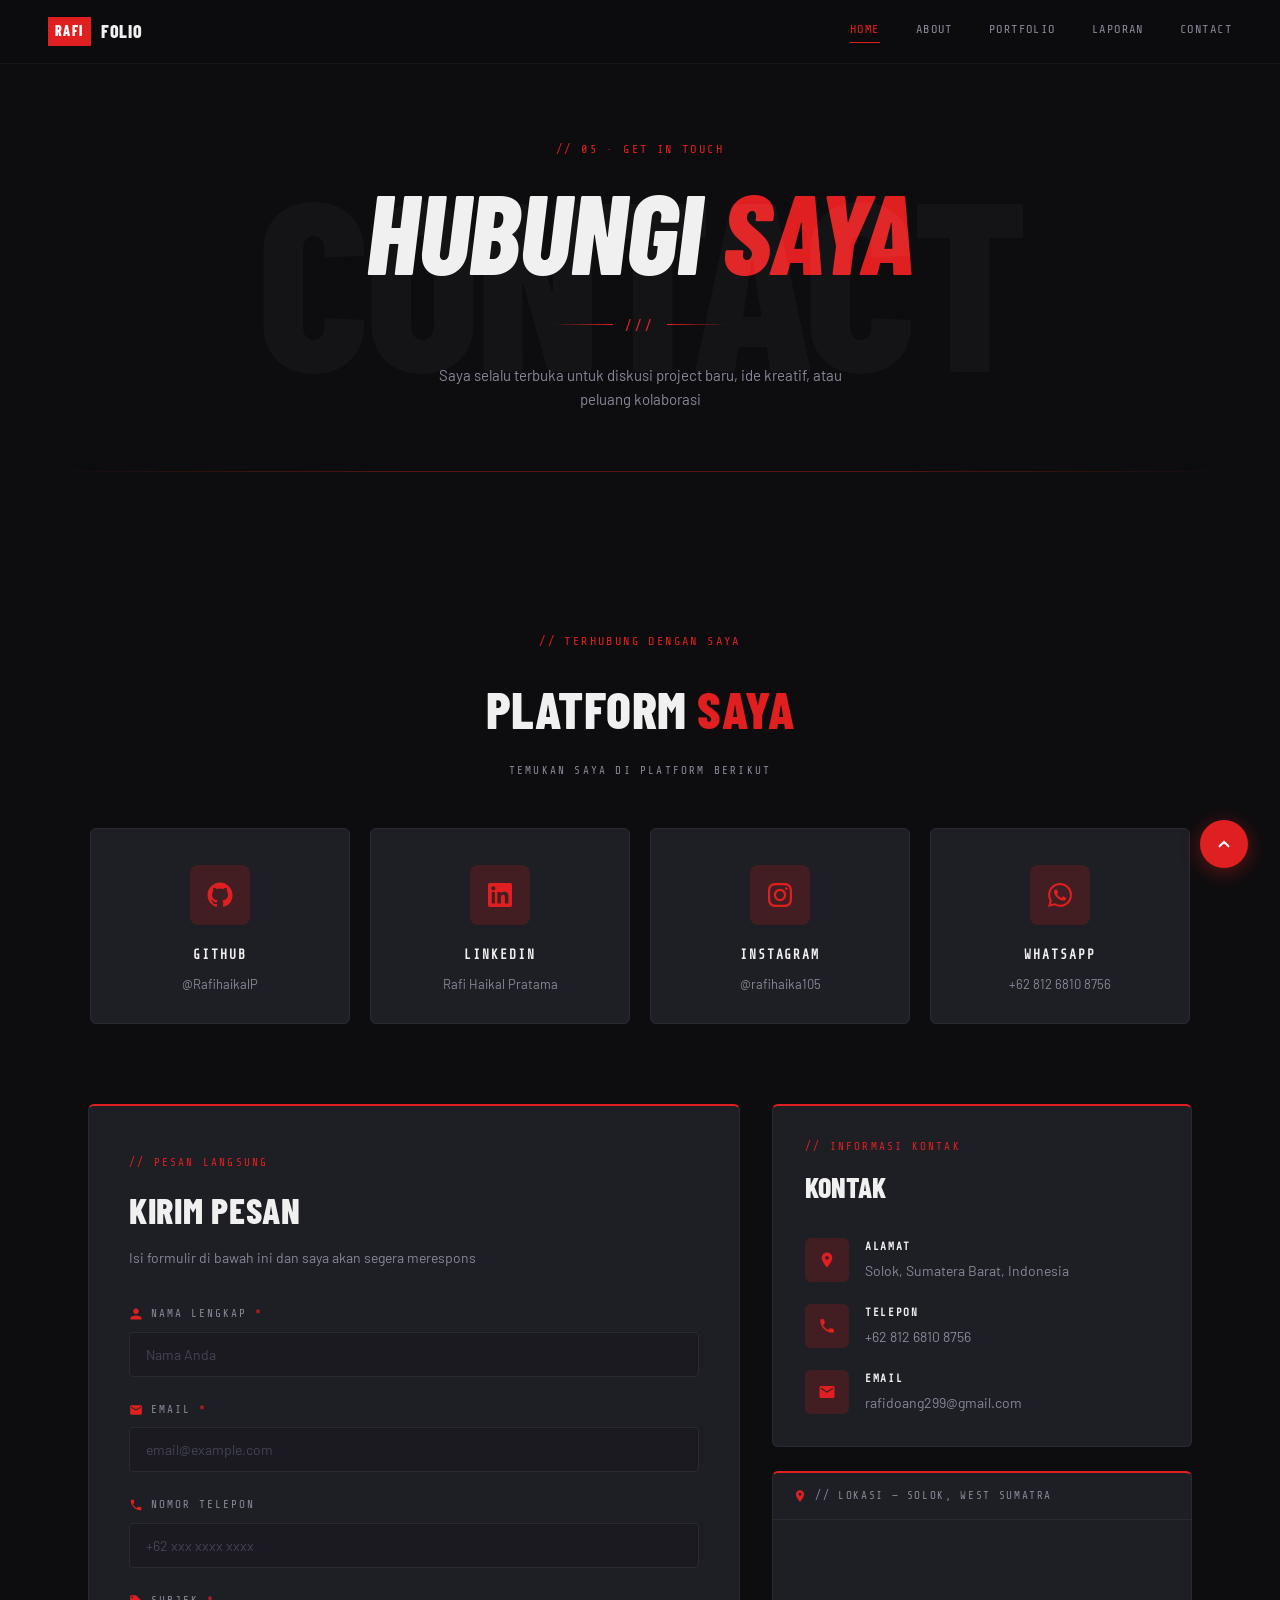
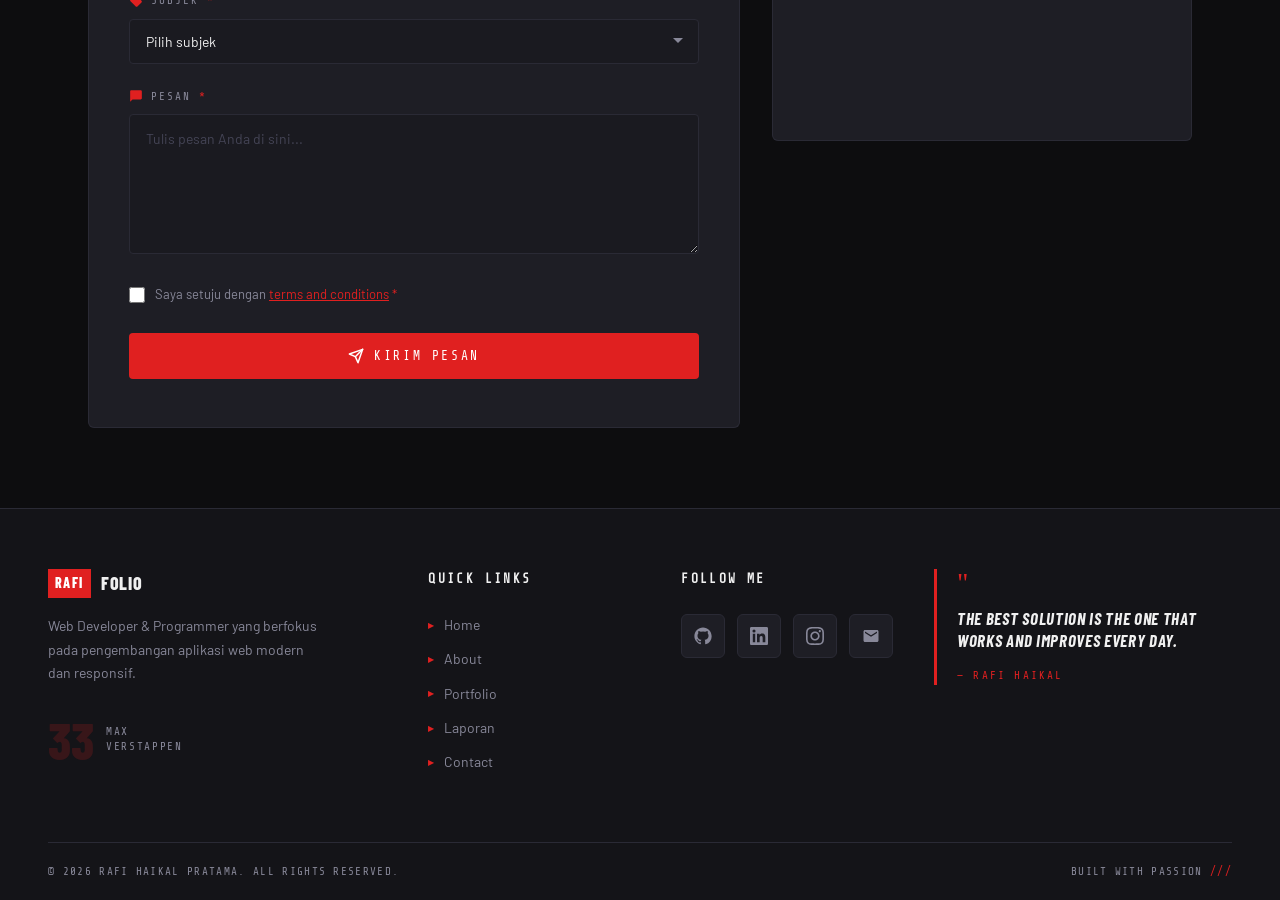
<file: kontak.html>
<!DOCTYPE html>
<html lang="id">
<head>
  <meta charset="UTF-8" />
  <meta name="viewport" content="width=device-width, initial-scale=1.0" />
  <title>Contact – Rafi Folio</title>
  <link rel="preconnect" href="https://fonts.googleapis.com" />
  <link rel="preconnect" href="https://fonts.gstatic.com" crossorigin />
  <link href="https://fonts.googleapis.com/css2?family=Barlow+Condensed:ital,wght@0,400;0,700;0,800;1,800&family=Barlow:wght@400;500;600;700&family=Share+Tech+Mono&display=swap" rel="stylesheet" />
  <style>
    *, *::before, *::after { box-sizing: border-box; margin: 0; padding: 0; }

    :root {
      --bg:        #0d0d0f;
      --bg2:       #141418;
      --bg3:       #1a1a20;
      --card:      #1e1e25;
      --card-h:    #23232c;
      --border:    #2a2a35;
      --red:       #e02020;
      --red-dark:  #a01515;
      --white:     #f0f0f0;
      --muted:     #888899;
      --mono:      'Share Tech Mono', monospace;
      --sans:      'Barlow', sans-serif;
      --cond:      'Barlow Condensed', sans-serif;
    }

    html { scroll-behavior: smooth; }
    body {
      background: var(--bg);
      color: var(--white);
      font-family: var(--sans);
      font-size: 15px;
      line-height: 1.6;
    }

    /* ─── SCROLLBAR ─── */
    ::-webkit-scrollbar { width: 6px; }
    ::-webkit-scrollbar-track { background: var(--bg); }
    ::-webkit-scrollbar-thumb { background: var(--red-dark); border-radius: 3px; }

    /* ─── NAV ─── */
    nav {
      position: fixed; top: 0; left: 0; right: 0; z-index: 100;
      display: flex; align-items: center; justify-content: space-between;
      padding: 0 48px;
      height: 64px;
      background: rgba(13,13,15,0.92);
      backdrop-filter: blur(12px);
      border-bottom: 1px solid rgba(255,255,255,0.04);
    }
    .logo {
      display: flex; align-items: center; gap: 10px;
      text-decoration: none;
      font-family: var(--cond); font-weight: 800; font-size: 18px;
      letter-spacing: 0.05em; color: var(--white);
    }
    .logo-box {
      background: var(--red); color: #fff;
      padding: 3px 7px; font-size: 14px;
      letter-spacing: 0.1em;
    }
    .nav-links {
      display: flex; gap: 36px; list-style: none;
    }
    .nav-links a {
      text-decoration: none;
      font-family: var(--mono); font-size: 12px;
      letter-spacing: 0.12em; text-transform: uppercase;
      color: var(--muted);
      transition: color .2s;
    }
    .nav-links a:hover { color: var(--white); }
    .nav-links a.active { color: var(--red); border-bottom: 1px solid var(--red); padding-bottom: 2px; }

    /* ─── HERO ─── */
    .hero {
      padding: 140px 48px 80px;
      text-align: center;
      position: relative;
      overflow: hidden;
    }
    .hero::before {
      content: 'CONTACT';
      position: absolute; top: 50%; left: 50%; transform: translate(-50%,-50%);
      font-family: var(--cond); font-size: clamp(100px, 22vw, 240px);
      font-weight: 800; letter-spacing: -0.02em;
      color: rgba(255,255,255,0.03);
      white-space: nowrap; pointer-events: none; user-select: none;
    }
    .eyebrow {
      font-family: var(--mono); font-size: 12px;
      letter-spacing: 0.2em; color: var(--red);
      margin-bottom: 20px;
    }
    .hero-title {
      font-family: var(--cond); font-style: italic;
      font-size: clamp(56px, 10vw, 112px);
      font-weight: 800; letter-spacing: -0.01em;
      line-height: 0.92;
      margin-bottom: 28px;
    }
    .hero-title span { color: var(--red); }
    .hero-divider {
      display: flex; align-items: center; justify-content: center; gap: 12px;
      margin-bottom: 24px;
    }
    .hero-divider span {
      width: 60px; height: 1px;
      background: linear-gradient(90deg, transparent, var(--red));
    }
    .hero-divider span:last-child {
      background: linear-gradient(270deg, transparent, var(--red));
    }
    .hero-divider i {
      font-style: normal; color: var(--red); font-size: 18px; letter-spacing: 3px;
    }
    .hero-sub {
      color: var(--muted); max-width: 420px; margin: 0 auto;
      font-size: 15px;
    }
    .hero-separator {
      margin: 60px 0 0;
      border: none; height: 1px;
      background: linear-gradient(90deg, transparent, var(--red) 30%, var(--red) 70%, transparent);
      opacity: 0.35;
    }

    /* ─── PLATFORMS ─── */
    .platforms {
      padding: 80px 48px;
      text-align: center;
    }
    .section-eyebrow {
      font-family: var(--mono); font-size: 12px;
      letter-spacing: 0.2em; color: var(--red);
      margin-bottom: 16px;
    }
    .section-title {
      font-family: var(--cond); font-weight: 800; font-size: clamp(34px,5vw,52px);
      letter-spacing: 0.01em; margin-bottom: 12px;
    }
    .section-title span { color: var(--red); }
    .section-sub {
      font-family: var(--mono); font-size: 11px;
      letter-spacing: 0.2em; text-transform: uppercase;
      color: var(--muted); margin-bottom: 48px;
    }
    .platform-grid {
      display: grid;
      grid-template-columns: repeat(4, 1fr);
      gap: 20px;
      max-width: 1100px; margin: 0 auto;
    }
    .platform-card {
      background: var(--card);
      border: 1px solid var(--border);
      border-radius: 6px;
      padding: 36px 24px 28px;
      text-align: center;
      text-decoration: none;
      color: var(--white);
      transition: background .2s, border-color .2s, transform .2s;
    }
    .platform-card:hover {
      background: var(--card-h);
      border-color: var(--red-dark);
      transform: translateY(-4px);
    }
    .platform-icon {
      width: 60px; height: 60px;
      background: rgba(224,32,32,0.18);
      border-radius: 8px;
      display: flex; align-items: center; justify-content: center;
      margin: 0 auto 20px;
      font-size: 24px;
      color: var(--red);
      transition: background .2s;
    }
    .platform-card:hover .platform-icon { background: rgba(224,32,32,0.28); }
    .platform-name {
      font-family: var(--mono); font-size: 13px;
      letter-spacing: 0.15em; font-weight: 600;
      margin-bottom: 8px;
    }
    .platform-handle {
      font-size: 13px; color: var(--muted);
    }

    /* ─── MAIN SECTION ─── */
    .main-section {
      padding: 0 48px 80px;
      display: grid;
      grid-template-columns: 1fr 420px;
      gap: 32px;
      max-width: 1200px; margin: 0 auto;
    }

    /* ─── FORM CARD ─── */
    .form-card {
      background: var(--card);
      border: 1px solid var(--border);
      border-top: 2px solid var(--red);
      border-radius: 6px;
      padding: 48px 40px;
    }
    .card-eyebrow {
      font-family: var(--mono); font-size: 11px;
      letter-spacing: 0.2em; color: var(--red);
      margin-bottom: 10px;
    }
    .card-title {
      font-family: var(--cond); font-weight: 800;
      font-size: 36px; letter-spacing: 0.02em;
      margin-bottom: 8px;
    }
    .card-sub { color: var(--muted); font-size: 14px; margin-bottom: 36px; }

    .field-group { margin-bottom: 24px; }
    .field-label {
      display: flex; align-items: center; gap: 8px;
      font-family: var(--mono); font-size: 11px;
      letter-spacing: 0.18em; text-transform: uppercase;
      color: var(--muted); margin-bottom: 9px;
    }
    .field-label .req { color: var(--red); }
    .field-label svg { color: var(--red); }
    .field-input,
    .field-select,
    .field-textarea {
      width: 100%;
      background: var(--bg3);
      border: 1px solid var(--border);
      border-radius: 4px;
      color: var(--white);
      font-family: var(--sans); font-size: 14px;
      padding: 13px 16px;
      outline: none;
      transition: border-color .2s, background .2s;
      appearance: none;
    }
    .field-input::placeholder,
    .field-textarea::placeholder { color: #444455; }
    .field-input:focus,
    .field-select:focus,
    .field-textarea:focus {
      border-color: var(--red-dark);
      background: #1f1f28;
    }
    .field-select {
      background-image: url("data:image/svg+xml,%3Csvg xmlns='http://www.w3.org/2000/svg' width='12' height='8' viewBox='0 0 12 8'%3E%3Cpath fill='%23888899' d='M1 1l5 5 5-5'/%3E%3C/svg%3E");
      background-repeat: no-repeat;
      background-position: right 14px center;
      cursor: pointer;
    }
    .field-select option { background: var(--bg2); }
    .field-textarea { resize: vertical; min-height: 140px; line-height: 1.5; }

    .checkbox-row {
      display: flex; align-items: center; gap: 10px;
      font-size: 13px; color: var(--muted);
      margin-bottom: 28px;
    }
    .checkbox-row input[type="checkbox"] {
      width: 16px; height: 16px; accent-color: var(--red);
      cursor: pointer;
    }
    .checkbox-row a { color: var(--red); text-decoration: underline; }

    .btn-send {
      width: 100%;
      background: var(--red);
      color: #fff;
      border: none; border-radius: 4px;
      padding: 15px 24px;
      font-family: var(--mono); font-size: 13px;
      letter-spacing: 0.2em; text-transform: uppercase;
      cursor: pointer;
      display: flex; align-items: center; justify-content: center; gap: 10px;
      transition: background .2s, transform .15s;
    }
    .btn-send:hover { background: #c41a1a; transform: translateY(-1px); }
    .btn-send:active { transform: translateY(0); }

    /* ─── RIGHT COLUMN ─── */
    .right-col { display: flex; flex-direction: column; gap: 24px; }

    .info-card {
      background: var(--card);
      border: 1px solid var(--border);
      border-top: 2px solid var(--red);
      border-radius: 6px;
      padding: 32px;
    }
    .info-title {
      font-family: var(--cond); font-weight: 800; font-size: 28px;
      margin-bottom: 28px;
    }
    .info-item {
      display: flex; align-items: flex-start; gap: 16px;
      margin-bottom: 22px;
    }
    .info-item:last-child { margin-bottom: 0; }
    .info-icon {
      width: 44px; height: 44px; flex-shrink: 0;
      background: rgba(224,32,32,0.18);
      border-radius: 6px;
      display: flex; align-items: center; justify-content: center;
      color: var(--red); font-size: 18px;
    }
    .info-label {
      font-family: var(--mono); font-size: 11px;
      letter-spacing: 0.15em; font-weight: 600;
      color: var(--white); margin-bottom: 4px;
    }
    .info-value { color: var(--muted); font-size: 14px; }

    .map-card {
      background: var(--card);
      border: 1px solid var(--border);
      border-top: 2px solid var(--red);
      border-radius: 6px;
      overflow: hidden;
    }
    .map-header {
      display: flex; align-items: center; gap: 8px;
      padding: 14px 20px;
      border-bottom: 1px solid var(--border);
    }
    .map-header span {
      font-family: var(--mono); font-size: 11px;
      letter-spacing: 0.15em; color: var(--muted);
    }
    .map-header svg { color: var(--red); }
    .map-embed {
      width: 100%; height: 220px; display: block;
      filter: grayscale(100%) invert(1) contrast(0.7) brightness(0.6);
      border: none;
    }

    /* ─── FOOTER ─── */
    footer {
      background: var(--bg2);
      border-top: 1px solid var(--border);
      padding: 60px 48px 0;
    }
    .footer-grid {
      display: grid;
      grid-template-columns: 1.6fr 1fr 1fr 1.4fr;
      gap: 40px;
      max-width: 1200px; margin: 0 auto;
      padding-bottom: 56px;
    }
    .footer-about p {
      color: var(--muted); font-size: 14px; line-height: 1.7;
      margin-top: 16px; margin-bottom: 28px;
      max-width: 280px;
    }
    .f33 {
      display: flex; align-items: center; gap: 12px;
    }
    .f33-num {
      font-family: var(--cond); font-weight: 800;
      font-size: 52px; color: rgba(224,32,32,0.18);
      line-height: 1;
    }
    .f33-name {
      font-family: var(--mono); font-size: 11px;
      letter-spacing: 0.15em; text-transform: uppercase;
      color: var(--muted); line-height: 1.4;
    }

    .footer-heading {
      font-family: var(--mono); font-size: 13px;
      letter-spacing: 0.18em; text-transform: uppercase;
      font-weight: 600; margin-bottom: 24px;
    }
    .footer-links { list-style: none; }
    .footer-links li { margin-bottom: 12px; }
    .footer-links a {
      display: flex; align-items: center; gap: 10px;
      text-decoration: none; color: var(--muted); font-size: 14px;
      transition: color .2s;
    }
    .footer-links a::before {
      content: '▶'; font-size: 8px; color: var(--red);
    }
    .footer-links a:hover { color: var(--white); }

    .social-row {
      display: flex; gap: 12px; margin-bottom: 0;
    }
    .social-btn {
      width: 44px; height: 44px;
      background: var(--card);
      border: 1px solid var(--border);
      border-radius: 6px;
      display: flex; align-items: center; justify-content: center;
      text-decoration: none; color: var(--muted); font-size: 18px;
      transition: background .2s, color .2s, border-color .2s;
    }
    .social-btn:hover { background: var(--red); color: #fff; border-color: var(--red); }

    .quote-block {
      border-left: 3px solid var(--red);
      padding-left: 20px;
    }
    .quote-mark { color: var(--red); font-size: 28px; font-family: Georgia, serif; line-height: 1; margin-bottom: 10px; }
    .quote-text {
      font-family: var(--cond); font-style: italic; font-weight: 700;
      font-size: 17px; letter-spacing: 0.04em; text-transform: uppercase;
      line-height: 1.3; margin-bottom: 16px;
    }
    .quote-author {
      font-family: var(--mono); font-size: 11px;
      letter-spacing: 0.2em; color: var(--red); text-transform: uppercase;
    }

    .footer-bottom {
      border-top: 1px solid var(--border);
      padding: 20px 0;
      display: flex; align-items: center; justify-content: space-between;
      max-width: 1200px; margin: 0 auto;
    }
    .footer-copy {
      font-family: var(--mono); font-size: 11px;
      letter-spacing: 0.12em; text-transform: uppercase;
      color: var(--muted);
    }
    .footer-passion {
      font-family: var(--mono); font-size: 11px;
      letter-spacing: 0.12em; text-transform: uppercase;
      color: var(--muted);
    }
    .footer-passion span { color: var(--red); }

    /* ─── SCROLL-TO-TOP ─── */
    .scroll-top {
      position: fixed; bottom: 32px; right: 32px; z-index: 200;
      width: 48px; height: 48px;
      background: var(--red);
      border-radius: 50%;
      display: flex; align-items: center; justify-content: center;
      cursor: pointer; border: none;
      color: #fff; font-size: 20px;
      box-shadow: 0 4px 20px rgba(224,32,32,0.4);
      transition: background .2s, transform .2s;
      text-decoration: none;
    }
    .scroll-top:hover { background: #c41a1a; transform: translateY(-3px); }

    /* ─── RESPONSIVE ─── */
    @media (max-width: 960px) {
      nav { padding: 0 24px; }
      .hero { padding: 120px 24px 60px; }
      .platforms { padding: 60px 24px; }
      .platform-grid { grid-template-columns: repeat(2, 1fr); }
      .main-section { padding: 0 24px 60px; grid-template-columns: 1fr; }
      .footer-grid { grid-template-columns: 1fr 1fr; padding: 0 24px 40px; }
    }
    @media (max-width: 600px) {
      .nav-links { display: none; }
      .platform-grid { grid-template-columns: repeat(2, 1fr); }
      .footer-grid { grid-template-columns: 1fr; }
      .footer-bottom { flex-direction: column; gap: 10px; text-align: center; }
    }
  </style>
</head>
<body>

  <!-- NAV -->
  <nav>
    <a href="#" class="logo">
      <span class="logo-box">RAFI</span> FOLIO
    </a>
    <ul class="nav-links">
      <a href="index.html" class="active">HOME</a>
      <a href="about.html">ABOUT</a>
      <a href="portofolio.html">PORTFOLIO</a>
      <a href="laporan.html">LAPORAN</a>
      <a href="kontak.html">CONTACT</a>
    </ul>
  </nav>

  <!-- HERO -->
  <section class="hero">
    <p class="eyebrow">// 05 · GET IN TOUCH</p>
    <h1 class="hero-title">HUBUNGI <span>SAYA</span></h1>
    <div class="hero-divider">
      <span></span>
      <i>///</i>
      <span></span>
    </div>
    <p class="hero-sub">
      Saya selalu terbuka untuk diskusi project baru, ide kreatif, atau peluang kolaborasi
    </p>
    <hr class="hero-separator" />
  </section>

  <!-- PLATFORMS -->
  <section class="platforms">
    <p class="section-eyebrow">// TERHUBUNG DENGAN SAYA</p>
    <h2 class="section-title">PLATFORM <span>SAYA</span></h2>
    <p class="section-sub">Temukan saya di platform berikut</p>

    <div class="platform-grid">
      <!-- GitHub -->
      <a href="https://github.com/RafihaikalP" target="_blank" class="platform-card">
        <div class="platform-icon">
          <svg width="26" height="26" viewBox="0 0 24 24" fill="currentColor">
            <path d="M12 .5C5.65.5.5 5.65.5 12c0 5.1 3.3 9.42 7.88 10.95.58.1.79-.25.79-.56v-2c-3.2.7-3.87-1.54-3.87-1.54-.52-1.33-1.28-1.68-1.28-1.68-1.04-.72.08-.7.08-.7 1.15.08 1.75 1.18 1.75 1.18 1.02 1.75 2.68 1.24 3.33.95.1-.74.4-1.24.73-1.53-2.55-.29-5.24-1.28-5.24-5.7 0-1.26.45-2.29 1.18-3.1-.12-.29-.51-1.46.11-3.05 0 0 .97-.31 3.17 1.18a11.1 11.1 0 0 1 5.78 0c2.2-1.49 3.17-1.18 3.17-1.18.62 1.59.23 2.76.11 3.05.74.81 1.18 1.84 1.18 3.1 0 4.43-2.7 5.41-5.27 5.69.41.36.78 1.06.78 2.13v3.16c0 .31.21.67.8.56A10.51 10.51 0 0 0 23.5 12C23.5 5.65 18.35.5 12 .5z"/>
          </svg>
        </div>
        <div class="platform-name">GITHUB</div>
        <div class="platform-handle">@RafihaikalP</div>
      </a>

      <!-- LinkedIn -->
      <a href="https://linkedin.com/in/rafihaikalpratama" target="_blank" class="platform-card">
        <div class="platform-icon">
          <svg width="24" height="24" viewBox="0 0 24 24" fill="currentColor">
            <path d="M20.45 20.45h-3.56v-5.57c0-1.33-.03-3.04-1.85-3.04-1.86 0-2.14 1.45-2.14 2.95v5.66H9.34V9h3.41v1.56h.05c.48-.9 1.64-1.85 3.37-1.85 3.6 0 4.27 2.37 4.27 5.45v6.29zM5.34 7.43a2.07 2.07 0 1 1 0-4.14 2.07 2.07 0 0 1 0 4.14zM6.94 20.45H3.74V9h3.2v11.45zM22.22 0H1.77C.79 0 0 .77 0 1.72v20.56C0 23.23.79 24 1.77 24h20.45c.98 0 1.78-.77 1.78-1.72V1.72C24 .77 23.2 0 22.22 0z"/>
          </svg>
        </div>
        <div class="platform-name">LINKEDIN</div>
        <div class="platform-handle">Rafi Haikal Pratama</div>
      </a>

      <!-- Instagram -->
      <a href="https://instagram.com/rafihaika105" target="_blank" class="platform-card">
        <div class="platform-icon">
          <svg width="24" height="24" viewBox="0 0 24 24" fill="currentColor">
            <path d="M12 2.163c3.204 0 3.584.012 4.85.07 3.252.148 4.771 1.691 4.919 4.919.058 1.265.069 1.645.069 4.849 0 3.205-.012 3.584-.069 4.849-.149 3.225-1.664 4.771-4.919 4.919-1.266.058-1.644.07-4.85.07-3.204 0-3.584-.012-4.849-.07-3.26-.149-4.771-1.699-4.919-4.92-.058-1.265-.07-1.644-.07-4.849 0-3.204.013-3.583.07-4.849.149-3.227 1.664-4.771 4.919-4.919 1.266-.057 1.645-.069 4.849-.069zm0-2.163c-3.259 0-3.667.014-4.947.072-4.358.2-6.78 2.618-6.98 6.98-.059 1.281-.073 1.689-.073 4.948 0 3.259.014 3.668.072 4.948.2 4.358 2.618 6.78 6.98 6.98 1.281.058 1.689.072 4.948.072 3.259 0 3.668-.014 4.948-.072 4.354-.2 6.782-2.618 6.979-6.98.059-1.28.073-1.689.073-4.948 0-3.259-.014-3.667-.072-4.947-.196-4.354-2.617-6.78-6.979-6.98-1.281-.059-1.69-.073-4.949-.073zm0 5.838c-3.403 0-6.162 2.759-6.162 6.162s2.759 6.163 6.162 6.163 6.162-2.759 6.162-6.163c0-3.403-2.759-6.162-6.162-6.162zm0 10.162c-2.209 0-4-1.79-4-4 0-2.209 1.791-4 4-4s4 1.791 4 4c0 2.21-1.791 4-4 4zm6.406-11.845c-.796 0-1.441.645-1.441 1.44s.645 1.44 1.441 1.44c.795 0 1.439-.645 1.439-1.44s-.644-1.44-1.439-1.44z"/>
          </svg>
        </div>
        <div class="platform-name">INSTAGRAM</div>
        <div class="platform-handle">@rafihaika105</div>
      </a>

      <!-- WhatsApp -->
      <a href="https://wa.me/6281268108756" target="_blank" class="platform-card">
        <div class="platform-icon">
          <svg width="24" height="24" viewBox="0 0 24 24" fill="currentColor">
            <path d="M17.472 14.382c-.297-.149-1.758-.867-2.03-.967-.273-.099-.471-.148-.67.15-.197.297-.767.966-.94 1.164-.173.199-.347.223-.644.075-.297-.15-1.255-.463-2.39-1.475-.883-.788-1.48-1.761-1.653-2.059-.173-.297-.018-.458.13-.606.134-.133.298-.347.446-.52.149-.174.198-.298.298-.497.099-.198.05-.371-.025-.52-.075-.149-.669-1.612-.916-2.207-.242-.579-.487-.5-.669-.51-.173-.008-.371-.01-.57-.01-.198 0-.52.074-.792.372-.272.297-1.04 1.016-1.04 2.479 0 1.462 1.065 2.875 1.213 3.074.149.198 2.096 3.2 5.077 4.487.709.306 1.262.489 1.694.625.712.227 1.36.195 1.871.118.571-.085 1.758-.719 2.006-1.413.248-.694.248-1.289.173-1.413-.074-.124-.272-.198-.57-.347m-5.421 7.403h-.004a9.87 9.87 0 0 1-5.031-1.378l-.361-.214-3.741.982.998-3.648-.235-.374a9.86 9.86 0 0 1-1.51-5.26c.001-5.45 4.436-9.884 9.888-9.884 2.64 0 5.122 1.03 6.988 2.898a9.825 9.825 0 0 1 2.893 6.994c-.003 5.45-4.437 9.884-9.885 9.884m8.413-18.297A11.815 11.815 0 0 0 12.05 0C5.495 0 .16 5.335.157 11.892c0 2.096.547 4.142 1.588 5.945L.057 24l6.305-1.654a11.882 11.882 0 0 0 5.683 1.448h.005c6.554 0 11.89-5.335 11.893-11.893a11.821 11.821 0 0 0-3.48-8.413z"/>
          </svg>
        </div>
        <div class="platform-name">WHATSAPP</div>
        <div class="platform-handle">+62 812 6810 8756</div>
      </a>
    </div>
  </section>

  <!-- MAIN: FORM + INFO -->
  <div class="main-section">

    <!-- Form -->
    <div class="form-card">
      <p class="card-eyebrow">// PESAN LANGSUNG</p>
      <h2 class="card-title">KIRIM PESAN</h2>
      <p class="card-sub">Isi formulir di bawah ini dan saya akan segera merespons</p>

      <div class="field-group">
        <label class="field-label">
          <svg width="14" height="14" fill="currentColor" viewBox="0 0 24 24"><path d="M12 12c2.7 0 4.8-2.1 4.8-4.8S14.7 2.4 12 2.4 7.2 4.5 7.2 7.2 9.3 12 12 12zm0 2.4c-3.2 0-9.6 1.6-9.6 4.8v2.4h19.2v-2.4c0-3.2-6.4-4.8-9.6-4.8z"/></svg>
          NAMA LENGKAP <span class="req">*</span>
        </label>
        <input type="text" class="field-input" placeholder="Nama Anda" />
      </div>

      <div class="field-group">
        <label class="field-label">
          <svg width="14" height="14" fill="currentColor" viewBox="0 0 24 24"><path d="M20 4H4c-1.1 0-2 .9-2 2v12c0 1.1.9 2 2 2h16c1.1 0 2-.9 2-2V6c0-1.1-.9-2-2-2zm0 4l-8 5-8-5V6l8 5 8-5v2z"/></svg>
          EMAIL <span class="req">*</span>
        </label>
        <input type="email" class="field-input" placeholder="email@example.com" />
      </div>

      <div class="field-group">
        <label class="field-label">
          <svg width="14" height="14" fill="currentColor" viewBox="0 0 24 24"><path d="M6.62 10.79a15.05 15.05 0 0 0 6.59 6.59l2.2-2.2a1 1 0 0 1 1.01-.24c1.12.37 2.33.57 3.58.57a1 1 0 0 1 1 1V20a1 1 0 0 1-1 1C10.61 21 3 13.39 3 4a1 1 0 0 1 1-1h3.5a1 1 0 0 1 1 1c0 1.26.2 2.47.57 3.58a1 1 0 0 1-.25 1.01l-2.2 2.2z"/></svg>
          NOMOR TELEPON
        </label>
        <input type="tel" class="field-input" placeholder="+62 xxx xxxx xxxx" />
      </div>

      <div class="field-group">
        <label class="field-label">
          <svg width="14" height="14" fill="currentColor" viewBox="0 0 24 24"><path d="M21.41 11.58l-9-9C12.05 2.22 11.55 2 11 2H4c-1.1 0-2 .9-2 2v7c0 .55.22 1.05.59 1.42l9 9c.36.36.86.58 1.41.58.55 0 1.05-.22 1.41-.59l7-7c.37-.36.59-.86.59-1.41 0-.55-.23-1.06-.59-1.42zM5.5 7C4.67 7 4 6.33 4 5.5S4.67 4 5.5 4 7 4.67 7 5.5 6.33 7 5.5 7z"/></svg>
          SUBJEK <span class="req">*</span>
        </label>
        <select class="field-select">
          <option value="" disabled selected>Pilih subjek</option>
          <option>Diskusi Project Baru</option>
          <option>Kolaborasi Kreatif</option>
          <option>Konsultasi Web</option>
          <option>Lainnya</option>
        </select>
      </div>

      <div class="field-group">
        <label class="field-label">
          <svg width="14" height="14" fill="currentColor" viewBox="0 0 24 24"><path d="M20 2H4c-1.1 0-2 .9-2 2v18l4-4h14c1.1 0 2-.9 2-2V4c0-1.1-.9-2-2-2z"/></svg>
          PESAN <span class="req">*</span>
        </label>
        <textarea class="field-textarea" placeholder="Tulis pesan Anda di sini..."></textarea>
      </div>

      <div class="checkbox-row">
        <input type="checkbox" id="terms" />
        <label for="terms">
          Saya setuju dengan <a href="#">terms and conditions</a> <span style="color:var(--red)">*</span>
        </label>
      </div>

      <button class="btn-send">
        <svg width="16" height="16" viewBox="0 0 24 24" fill="none" stroke="currentColor" stroke-width="2.2" stroke-linecap="round" stroke-linejoin="round"><line x1="22" y1="2" x2="11" y2="13"/><polygon points="22 2 15 22 11 13 2 9 22 2"/></svg>
        KIRIM PESAN
      </button>
    </div>

    <!-- Right: Info + Map -->
    <div class="right-col">
      <div class="info-card">
        <p class="card-eyebrow">// INFORMASI KONTAK</p>
        <h2 class="info-title">KONTAK</h2>

        <div class="info-item">
          <div class="info-icon">
            <svg width="18" height="18" fill="currentColor" viewBox="0 0 24 24"><path d="M12 2C8.13 2 5 5.13 5 9c0 5.25 7 13 7 13s7-7.75 7-13c0-3.87-3.13-7-7-7zm0 9.5c-1.38 0-2.5-1.12-2.5-2.5s1.12-2.5 2.5-2.5 2.5 1.12 2.5 2.5-1.12 2.5-2.5 2.5z"/></svg>
          </div>
          <div>
            <div class="info-label">ALAMAT</div>
            <div class="info-value">Solok, Sumatera Barat, Indonesia</div>
          </div>
        </div>

        <div class="info-item">
          <div class="info-icon">
            <svg width="18" height="18" fill="currentColor" viewBox="0 0 24 24"><path d="M6.62 10.79a15.05 15.05 0 0 0 6.59 6.59l2.2-2.2a1 1 0 0 1 1.01-.24c1.12.37 2.33.57 3.58.57a1 1 0 0 1 1 1V20a1 1 0 0 1-1 1C10.61 21 3 13.39 3 4a1 1 0 0 1 1-1h3.5a1 1 0 0 1 1 1c0 1.26.2 2.47.57 3.58a1 1 0 0 1-.25 1.01l-2.2 2.2z"/></svg>
          </div>
          <div>
            <div class="info-label">TELEPON</div>
            <div class="info-value">+62 812 6810 8756</div>
          </div>
        </div>

        <div class="info-item">
          <div class="info-icon">
            <svg width="18" height="18" fill="currentColor" viewBox="0 0 24 24"><path d="M20 4H4c-1.1 0-2 .9-2 2v12c0 1.1.9 2 2 2h16c1.1 0 2-.9 2-2V6c0-1.1-.9-2-2-2zm0 4l-8 5-8-5V6l8 5 8-5v2z"/></svg>
          </div>
          <div>
            <div class="info-label">EMAIL</div>
            <div class="info-value">rafidoang299@gmail.com</div>
          </div>
        </div>
      </div>

      <!-- Map -->
      <div class="map-card">
        <div class="map-header">
          <svg width="14" height="14" fill="currentColor" viewBox="0 0 24 24" style="color:var(--red)">
            <path d="M12 2C8.13 2 5 5.13 5 9c0 5.25 7 13 7 13s7-7.75 7-13c0-3.87-3.13-7-7-7zm0 9.5c-1.38 0-2.5-1.12-2.5-2.5s1.12-2.5 2.5-2.5 2.5 1.12 2.5 2.5-1.12 2.5-2.5 2.5z"/>
          </svg>
          <span>// LOKASI — SOLOK, WEST SUMATRA</span>
        </div>
        <iframe
          class="map-embed"
          src="https://www.google.com/maps/embed?pb=!1m18!1m12!1m3!1d126748.67690474!2d100.5689!3d-0.7893!2m3!1f0!2f0!3f0!3m2!1i1024!2i768!4f13.1!3m3!1m2!1s0x2fd4b8a06a9a0a1f%3A0x0!2sSolok%2C%20West%20Sumatra!5e0!3m2!1sen!2sid!4v1234567890"
          allowfullscreen=""
          loading="lazy"
          referrerpolicy="no-referrer-when-downgrade"
          title="Lokasi Solok, West Sumatra"
        ></iframe>
      </div>
    </div>
  </div>

  <!-- FOOTER -->
  <footer>
    <div class="footer-grid">
      <!-- Col 1: About -->
      <div class="footer-about">
        <a href="#" class="logo">
          <span class="logo-box">RAFI</span> FOLIO
        </a>
        <p>
          Web Developer &amp; Programmer yang berfokus pada pengembangan aplikasi web modern dan responsif.
        </p>
        <div class="f33">
          <div class="f33-num">33</div>
          <div class="f33-name">MAX<br>VERSTAPPEN</div>
        </div>
      </div>

      <!-- Col 2: Quick Links -->
      <div>
        <div class="footer-heading">Quick Links</div>
        <ul class="footer-links">
          <li><a href="#">Home</a></li>
          <li><a href="#">About</a></li>
          <li><a href="#">Portfolio</a></li>
          <li><a href="#">Laporan</a></li>
          <li><a href="#">Contact</a></li>
        </ul>
      </div>

      <!-- Col 3: Follow Me -->
      <div>
        <div class="footer-heading">Follow Me</div>
        <div class="social-row">
          <a href="https://github.com/RafihaikalP" class="social-btn" target="_blank" title="GitHub">
            <svg width="18" height="18" viewBox="0 0 24 24" fill="currentColor"><path d="M12 .5C5.65.5.5 5.65.5 12c0 5.1 3.3 9.42 7.88 10.95.58.1.79-.25.79-.56v-2c-3.2.7-3.87-1.54-3.87-1.54-.52-1.33-1.28-1.68-1.28-1.68-1.04-.72.08-.7.08-.7 1.15.08 1.75 1.18 1.75 1.18 1.02 1.75 2.68 1.24 3.33.95.1-.74.4-1.24.73-1.53-2.55-.29-5.24-1.28-5.24-5.7 0-1.26.45-2.29 1.18-3.1-.12-.29-.51-1.46.11-3.05 0 0 .97-.31 3.17 1.18a11.1 11.1 0 0 1 5.78 0c2.2-1.49 3.17-1.18 3.17-1.18.62 1.59.23 2.76.11 3.05.74.81 1.18 1.84 1.18 3.1 0 4.43-2.7 5.41-5.27 5.69.41.36.78 1.06.78 2.13v3.16c0 .31.21.67.8.56A10.51 10.51 0 0 0 23.5 12C23.5 5.65 18.35.5 12 .5z"/></svg>
          </a>
          <a href="#" class="social-btn" target="_blank" title="LinkedIn">
            <svg width="18" height="18" viewBox="0 0 24 24" fill="currentColor"><path d="M20.45 20.45h-3.56v-5.57c0-1.33-.03-3.04-1.85-3.04-1.86 0-2.14 1.45-2.14 2.95v5.66H9.34V9h3.41v1.56h.05c.48-.9 1.64-1.85 3.37-1.85 3.6 0 4.27 2.37 4.27 5.45v6.29zM5.34 7.43a2.07 2.07 0 1 1 0-4.14 2.07 2.07 0 0 1 0 4.14zM6.94 20.45H3.74V9h3.2v11.45zM22.22 0H1.77C.79 0 0 .77 0 1.72v20.56C0 23.23.79 24 1.77 24h20.45c.98 0 1.78-.77 1.78-1.72V1.72C24 .77 23.2 0 22.22 0z"/></svg>
          </a>
          <a href="https://instagram.com/rafihaika105" class="social-btn" target="_blank" title="Instagram">
            <svg width="18" height="18" viewBox="0 0 24 24" fill="currentColor"><path d="M12 2.163c3.204 0 3.584.012 4.85.07 3.252.148 4.771 1.691 4.919 4.919.058 1.265.069 1.645.069 4.849 0 3.205-.012 3.584-.069 4.849-.149 3.225-1.664 4.771-4.919 4.919-1.266.058-1.644.07-4.85.07-3.204 0-3.584-.012-4.849-.07-3.26-.149-4.771-1.699-4.919-4.92-.058-1.265-.07-1.644-.07-4.849 0-3.204.013-3.583.07-4.849.149-3.227 1.664-4.771 4.919-4.919 1.266-.057 1.645-.069 4.849-.069zm0-2.163c-3.259 0-3.667.014-4.947.072-4.358.2-6.78 2.618-6.98 6.98-.059 1.281-.073 1.689-.073 4.948 0 3.259.014 3.668.072 4.948.2 4.358 2.618 6.78 6.98 6.98 1.281.058 1.689.072 4.948.072 3.259 0 3.668-.014 4.948-.072 4.354-.2 6.782-2.618 6.979-6.98.059-1.28.073-1.689.073-4.948 0-3.259-.014-3.667-.072-4.947-.196-4.354-2.617-6.78-6.979-6.98-1.281-.059-1.69-.073-4.949-.073zm0 5.838c-3.403 0-6.162 2.759-6.162 6.162s2.759 6.163 6.162 6.163 6.162-2.759 6.162-6.163c0-3.403-2.759-6.162-6.162-6.162zm0 10.162c-2.209 0-4-1.79-4-4 0-2.209 1.791-4 4-4s4 1.791 4 4c0 2.21-1.791 4-4 4zm6.406-11.845c-.796 0-1.441.645-1.441 1.44s.645 1.44 1.441 1.44c.795 0 1.439-.645 1.439-1.44s-.644-1.44-1.439-1.44z"/></svg>
          </a>
          <a href="mailto:rafidoang299@gmail.com" class="social-btn" title="Email">
            <svg width="18" height="18" viewBox="0 0 24 24" fill="currentColor"><path d="M20 4H4c-1.1 0-2 .9-2 2v12c0 1.1.9 2 2 2h16c1.1 0 2-.9 2-2V6c0-1.1-.9-2-2-2zm0 4l-8 5-8-5V6l8 5 8-5v2z"/></svg>
          </a>
        </div>
      </div>

      <!-- Col 4: Quote -->
      <div>
        <div class="quote-block">
          <div class="quote-mark">"</div>
          <div class="quote-text">The best solution is the one that works and improves every day.</div>
          <div class="quote-author">— Rafi Haikal</div>
        </div>
      </div>
    </div>

    <div class="footer-bottom">
      <div class="footer-copy">© 2026 Rafi Haikal Pratama. All Rights Reserved.</div>
      <div class="footer-passion">Built With Passion <span>///</span></div>
    </div>
  </footer>

  <!-- Scroll to Top -->
  <a href="#" class="scroll-top" title="Scroll to top">
    <svg width="18" height="18" viewBox="0 0 24 24" fill="none" stroke="currentColor" stroke-width="2.5" stroke-linecap="round" stroke-linejoin="round"><polyline points="18 15 12 9 6 15"/></svg>
  </a>

</body>
</html>
</file>
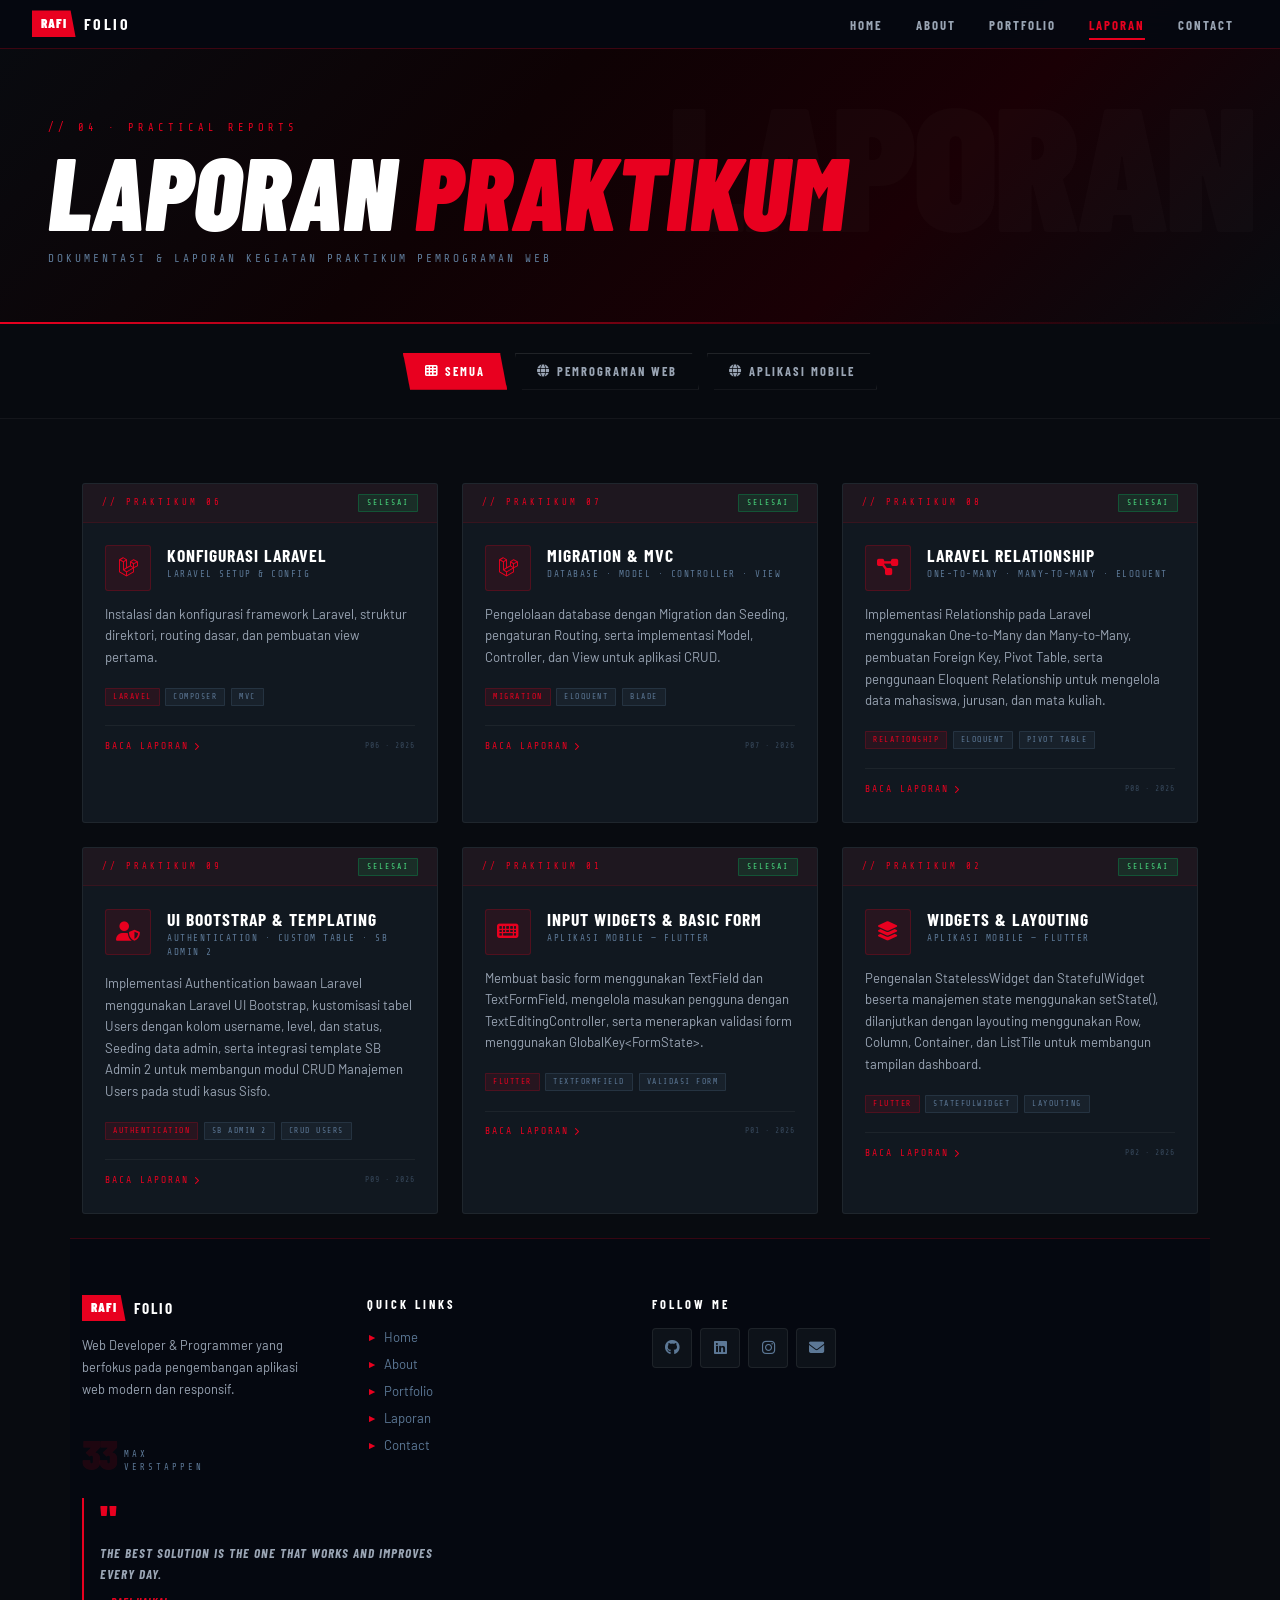
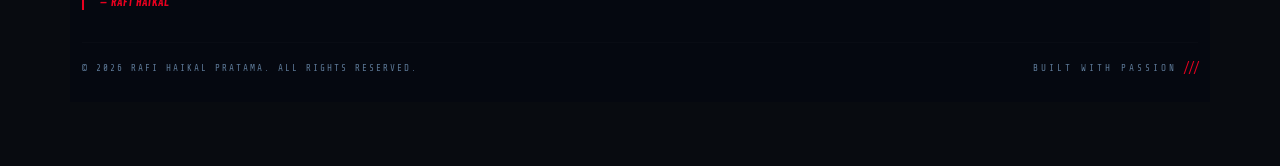
<file: laporan.html>
<!doctype html>
<html lang="id">
  <head>
    <meta charset="UTF-8" />
    <meta name="viewport" content="width=device-width, initial-scale=1.0" />
    <meta name="description" content="Laporan Praktikum Rafi Haikal Pratama - Web Development" />
    <meta name="author" content="Rafi Haikal Pratama" />
    <title>Laporan | RAFI HAIKAL PRATAMA</title>

    <link href="https://cdn.jsdelivr.net/npm/bootstrap@5.3.2/dist/css/bootstrap.min.css" rel="stylesheet" />
    <link rel="icon" type="image/png" sizes="192x192" href="images/rafilogo-192x192.png" />
    <link rel="stylesheet" href="https://cdnjs.cloudflare.com/ajax/libs/font-awesome/6.5.2/css/all.min.css" />
    <link href="https://fonts.googleapis.com/css2?family=Barlow+Condensed:ital,wght@0,700;0,800;0,900;1,700;1,800;1,900&family=Barlow:wght@300;400;500&family=Share+Tech+Mono&display=swap" rel="stylesheet" />

    <style>
      *,
      *::before,
      *::after {
        box-sizing: border-box;
      }

      :root {
        --red: #e8001f;
        --red-dim: rgba(232, 0, 31, 0.3);
        --surface: #0d1219;
        --surface2: #111820;
        --muted: #5c7896;
        --secondary: #9aa5b4;
        --f-display: "Barlow Condensed", sans-serif;
        --f-mono: "Share Tech Mono", monospace;
        --f-body: "Barlow", sans-serif;
      }

      body {
        background: #080b10;
        color: #f0f2f5;
        font-family: var(--f-body);
        overflow-x: hidden;
        margin: 0;
      }

      /* ── NAVBAR ── */
      .site-nav {
        position: fixed;
        top: 0;
        left: 0;
        right: 0;
        z-index: 1050;
        background: rgba(6, 8, 16, 0.96);
        backdrop-filter: blur(18px);
        border-bottom: 1px solid rgba(204, 0, 24, 0.28);
        padding: 0.65rem 0;
      }
      .nav-inner {
        display: flex;
        align-items: center;
        justify-content: space-between;
        padding: 0 2rem;
      }
      .nav-brand {
        display: flex;
        align-items: center;
        gap: 0.5rem;
        text-decoration: none;
      }
      .nav-brand-box {
        font-family: var(--f-display);
        font-weight: 900;
        font-size: 0.82rem;
        letter-spacing: 1px;
        background: var(--red);
        color: #fff;
        padding: 0.22rem 0.55rem;
        clip-path: polygon(0 0, calc(100% - 5px) 0, 100% 100%, 0 100%);
      }
      .nav-brand-name {
        font-family: var(--f-display);
        font-weight: 700;
        font-size: 1rem;
        letter-spacing: 2.5px;
        text-transform: uppercase;
        color: #fff;
      }
      .nav-links {
        display: flex;
        align-items: center;
        gap: 0.25rem;
        list-style: none;
        margin: 0;
        padding: 0;
      }
      .nav-links a {
        font-family: var(--f-display);
        font-weight: 700;
        font-size: 0.8rem;
        letter-spacing: 2px;
        text-transform: uppercase;
        text-decoration: none;
        color: var(--secondary);
        padding: 0.45rem 0.9rem;
        position: relative;
        transition: color 0.2s;
      }
      .nav-links a.active {
        color: var(--red);
      }
      .nav-links a.active::after {
        content: "";
        position: absolute;
        bottom: 0;
        left: 0.9rem;
        right: 0.9rem;
        height: 2px;
        background: var(--red);
      }
      .nav-links a:not(.active):hover {
        color: #fff;
      }

      /* HAMBURGER */
      .nav-hamburger {
        display: none;
        flex-direction: column;
        gap: 5px;
        cursor: pointer;
        background: none;
        border: none;
        padding: 4px;
        z-index: 1100;
      }
      .nav-hamburger span {
        display: block;
        width: 24px;
        height: 2px;
        background: #fff;
        transition: all 0.3s;
        border-radius: 2px;
      }
      .nav-hamburger.open span:nth-child(1) {
        transform: translateY(7px) rotate(45deg);
      }
      .nav-hamburger.open span:nth-child(2) {
        opacity: 0;
      }
      .nav-hamburger.open span:nth-child(3) {
        transform: translateY(-7px) rotate(-45deg);
      }

      /* MOBILE NAV */
      .mobile-nav {
        position: fixed;
        inset: 0;
        background: rgba(6, 8, 16, 0.98);
        backdrop-filter: blur(20px);
        z-index: 1040;
        display: flex;
        flex-direction: column;
        align-items: center;
        justify-content: center;
        gap: 2.2rem;
        transform: translateX(100%);
        transition: transform 0.35s cubic-bezier(0.4, 0, 0.2, 1);
        border-left: 3px solid var(--red);
      }
      .mobile-nav.open {
        transform: translateX(0);
      }
      .mobile-nav a {
        font-family: var(--f-display);
        font-weight: 900;
        font-style: italic;
        font-size: 2.4rem;
        letter-spacing: 3px;
        text-transform: uppercase;
        text-decoration: none;
        color: var(--secondary);
        transition: color 0.2s;
        position: relative;
      }
      .mobile-nav a.active,
      .mobile-nav a:hover {
        color: var(--red);
      }
      .mobile-nav a.active::after {
        content: "";
        position: absolute;
        bottom: -4px;
        left: 0;
        right: 0;
        height: 2px;
        background: var(--red);
      }
      .mobile-nav-close {
        position: absolute;
        top: 1.2rem;
        right: 1.5rem;
        background: none;
        border: none;
        color: var(--muted);
        font-size: 1.4rem;
        cursor: pointer;
        transition: color 0.2s;
      }
      .mobile-nav-close:hover {
        color: #fff;
      }
      .mobile-nav-slash {
        font-family: var(--f-display);
        font-weight: 900;
        font-size: 1rem;
        color: rgba(232, 0, 31, 0.4);
        letter-spacing: -2px;
        margin-top: 0.5rem;
      }

      /* ── HERO ── */
      .lap-hero {
        position: relative;
        min-height: 36vh;
        display: flex;
        align-items: flex-end;
        padding-top: 70px;
        overflow: hidden;
        background: #080b10;
      }
      .lap-hero::before {
        content: "";
        position: absolute;
        inset: 0;
        background: linear-gradient(135deg, #080b10 0%, #0e0204 40%, #1a0005 70%, #080b10 100%);
      }
      .lap-hero-ghost {
        position: absolute;
        right: 2%;
        top: 50%;
        transform: translateY(-50%);
        font-family: var(--f-display);
        font-weight: 900;
        font-size: clamp(4rem, 14vw, 11rem);
        color: rgba(255, 255, 255, 0.018);
        pointer-events: none;
        line-height: 1;
        letter-spacing: -4px;
        user-select: none;
      }
      .lap-hero-content {
        position: relative;
        z-index: 2;
        padding: 3rem 2rem 2.5rem 3rem;
      }
      .lap-hero-num {
        font-family: var(--f-mono);
        font-size: 0.65rem;
        letter-spacing: 4px;
        color: var(--red);
        margin-bottom: 0.5rem;
        display: block;
      }
      .lap-hero-title {
        font-family: var(--f-display);
        font-weight: 900;
        font-style: italic;
        font-size: clamp(3rem, 8vw, 6.5rem);
        line-height: 0.88;
        text-transform: uppercase;
        color: #fff;
        margin: 0;
      }
      .lap-hero-title span {
        color: var(--red);
      }
      .lap-hero-sub {
        font-family: var(--f-mono);
        font-size: 0.7rem;
        letter-spacing: 3px;
        color: var(--muted);
        text-transform: uppercase;
        margin-top: 1rem;
      }
      .lap-hero-line {
        position: absolute;
        bottom: 0;
        left: 0;
        right: 0;
        height: 2px;
        background: linear-gradient(90deg, var(--red) 0%, rgba(232, 0, 31, 0.3) 60%, transparent 100%);
      }

      /* ── FILTER ── */
      .filter-sec {
        background: #070a0f;
        padding: 1.8rem 0;
        border-bottom: 1px solid rgba(255, 255, 255, 0.05);
      }
      .filter-tabs {
        display: flex;
        gap: 0.5rem;
        justify-content: center;
        flex-wrap: wrap;
      }
      .ftab {
        font-family: var(--f-display);
        font-weight: 700;
        font-size: 0.78rem;
        letter-spacing: 2px;
        text-transform: uppercase;
        background: transparent;
        color: var(--secondary);
        border: 1px solid rgba(255, 255, 255, 0.1);
        padding: 0.5rem 1.3rem;
        clip-path: polygon(0 0, calc(100% - 7px) 0, 100% 100%, 7px 100%);
        cursor: pointer;
        transition: all 0.2s;
        display: inline-flex;
        align-items: center;
        gap: 0.4rem;
      }
      .ftab:hover {
        border-color: rgba(232, 0, 31, 0.4);
        color: #fff;
      }
      .ftab.active {
        background: var(--red);
        color: #fff;
        border-color: var(--red);
        box-shadow: 0 4px 18px rgba(232, 0, 31, 0.4);
      }

      /* ── GRID ── */
      .lap-grid-sec {
        padding: 4rem 0;
        background: #080b10;
      }

      /* ── LAPORAN CARD ── */
      .lcard {
        background: var(--surface2);
        border: 1px solid rgba(255, 255, 255, 0.06);
        border-radius: 3px;
        overflow: hidden;
        transition:
          transform 0.25s,
          border-color 0.25s,
          box-shadow 0.25s;
        height: 100%;
        position: relative;
      }
      .lcard::before {
        content: "";
        position: absolute;
        top: 0;
        left: 0;
        right: 0;
        height: 3px;
        background: linear-gradient(90deg, var(--red) 0%, rgba(232, 0, 31, 0.3) 60%, transparent 100%);
        transform: scaleX(0);
        transform-origin: left;
        transition: transform 0.3s;
      }
      .lcard:hover::before {
        transform: scaleX(1);
      }
      .lcard:hover {
        transform: translateY(-6px);
        border-color: rgba(232, 0, 31, 0.35);
        box-shadow:
          0 16px 40px rgba(0, 0, 0, 0.5),
          0 0 30px rgba(232, 0, 31, 0.1);
      }

      .lcard-num-bar {
        background: rgba(232, 0, 31, 0.06);
        border-bottom: 1px solid rgba(232, 0, 31, 0.12);
        padding: 0.6rem 1.2rem;
        display: flex;
        align-items: center;
        justify-content: space-between;
      }
      .lcard-num {
        font-family: var(--f-mono);
        font-size: 0.55rem;
        letter-spacing: 3px;
        text-transform: uppercase;
        color: var(--red);
      }
      .lcard-status {
        font-family: var(--f-mono);
        font-size: 0.5rem;
        letter-spacing: 2px;
        text-transform: uppercase;
        padding: 2px 8px;
        border-radius: 1px;
      }
      .lcard-status.done {
        background: rgba(0, 200, 100, 0.12);
        color: #4ade80;
        border: 1px solid rgba(0, 200, 100, 0.25);
      }
      .lcard-status.soon {
        background: rgba(92, 120, 150, 0.12);
        color: var(--muted);
        border: 1px solid rgba(92, 120, 150, 0.2);
      }

      .lcard-body {
        padding: 1.4rem 1.4rem 1.6rem;
      }

      .lcard-icon-title {
        display: flex;
        align-items: flex-start;
        gap: 1rem;
        margin-bottom: 0.8rem;
      }
      .lcard-icon {
        width: 46px;
        height: 46px;
        flex-shrink: 0;
        background: rgba(232, 0, 31, 0.1);
        border: 1px solid rgba(232, 0, 31, 0.22);
        border-radius: 3px;
        display: flex;
        align-items: center;
        justify-content: center;
        font-size: 1.2rem;
        color: var(--red);
        transition:
          background 0.25s,
          transform 0.25s;
      }
      .lcard:hover .lcard-icon {
        background: rgba(232, 0, 31, 0.18);
        transform: scale(1.06);
      }
      .lcard-title {
        font-family: var(--f-display);
        font-weight: 700;
        font-size: 1.1rem;
        text-transform: uppercase;
        letter-spacing: 1px;
        color: #fff;
        margin-bottom: 0.15rem;
        line-height: 1.2;
      }
      .lcard-subtitle {
        font-family: var(--f-mono);
        font-size: 0.58rem;
        letter-spacing: 1.5px;
        color: var(--muted);
        text-transform: uppercase;
      }

      .lcard-desc {
        font-size: 0.82rem;
        color: var(--secondary);
        line-height: 1.65;
        margin-bottom: 1.2rem;
      }

      .lcard-tags {
        display: flex;
        gap: 0.35rem;
        flex-wrap: wrap;
        margin-bottom: 1.2rem;
      }
      .lcard-tag {
        font-family: var(--f-mono);
        font-size: 0.5rem;
        letter-spacing: 1.5px;
        text-transform: uppercase;
        background: rgba(232, 0, 31, 0.1);
        color: var(--red);
        border: 1px solid rgba(232, 0, 31, 0.2);
        padding: 2px 7px;
        border-radius: 1px;
      }
      .lcard-tag.dim {
        background: rgba(92, 120, 150, 0.1);
        color: var(--muted);
        border-color: rgba(92, 120, 150, 0.2);
      }

      .lcard-footer {
        display: flex;
        align-items: center;
        justify-content: space-between;
        padding-top: 0.8rem;
        border-top: 1px solid rgba(255, 255, 255, 0.05);
      }
      .lcard-link {
        font-family: var(--f-mono);
        font-size: 0.6rem;
        letter-spacing: 2px;
        text-transform: uppercase;
        color: var(--red);
        text-decoration: none;
        display: inline-flex;
        align-items: center;
        gap: 0.3rem;
        transition:
          gap 0.2s,
          color 0.2s;
      }
      .lcard-link:hover {
        gap: 0.55rem;
        color: #ff3350;
      }
      .lcard-link.disabled {
        color: var(--muted);
        pointer-events: none;
        cursor: default;
      }
      .lcard-meta {
        font-family: var(--f-mono);
        font-size: 0.5rem;
        letter-spacing: 1px;
        color: rgba(92, 120, 150, 0.5);
      }

      /* ── COMING SOON CARD ── */
      .cs-card {
        background: var(--surface2);
        border: 1px solid rgba(255, 255, 255, 0.06);
        border-radius: 3px;
        overflow: hidden;
        height: 100%;
        min-height: 260px;
        display: flex;
        flex-direction: column;
        position: relative;
        transition:
          transform 0.25s,
          border-color 0.25s,
          box-shadow 0.25s;
      }
      .cs-card::before {
        content: "";
        position: absolute;
        top: 0;
        left: 0;
        right: 0;
        height: 3px;
        background: linear-gradient(90deg, var(--red) 0%, rgba(232, 0, 31, 0.3) 60%, transparent 100%);
        transform: scaleX(0);
        transform-origin: left;
        transition: transform 0.3s;
      }
      .cs-card:hover::before {
        transform: scaleX(1);
      }
      .cs-card:hover {
        transform: translateY(-6px);
        border-color: rgba(232, 0, 31, 0.35);
        box-shadow:
          0 16px 40px rgba(0, 0, 0, 0.5),
          0 0 30px rgba(232, 0, 31, 0.1);
      }
      .cs-card-inner {
        padding: 1.4rem 1.4rem 1.6rem;
        display: flex;
        flex-direction: column;
        flex: 1;
      }
      .cs-badge {
        display: inline-flex;
        align-items: center;
        font-family: var(--f-mono);
        font-size: 0.52rem;
        letter-spacing: 2.5px;
        text-transform: uppercase;
        color: var(--red);
        border: 1px solid rgba(232, 0, 31, 0.25);
        padding: 3px 10px;
        width: fit-content;
        margin-bottom: 1rem;
      }
      .cs-title {
        font-family: var(--f-display);
        font-weight: 900;
        font-size: 1.6rem;
        letter-spacing: 1.5px;
        text-transform: uppercase;
        color: #fff;
        line-height: 1.1;
        flex: 1;
      }
      .cs-footer {
        display: flex;
        align-items: center;
        justify-content: space-between;
        margin-top: 2rem;
        padding-top: 0.8rem;
        border-top: 1px solid rgba(255, 255, 255, 0.05);
      }
      .cs-status {
        display: inline-flex;
        align-items: center;
        gap: 6px;
        font-family: var(--f-mono);
        font-size: 0.5rem;
        letter-spacing: 2px;
        text-transform: uppercase;
        color: var(--muted);
        border: 1px solid rgba(92, 120, 150, 0.2);
        padding: 3px 10px;
      }
      .cs-status::before {
        content: "";
        width: 5px;
        height: 5px;
        border-radius: 50%;
        background: var(--muted);
        flex-shrink: 0;
      }
      .cs-btn {
        display: inline-flex;
        align-items: center;
        gap: 5px;
        font-family: var(--f-mono);
        font-size: 0.5rem;
        letter-spacing: 2px;
        text-transform: uppercase;
        color: var(--muted);
        border: 1px solid rgba(92, 120, 150, 0.2);
        padding: 4px 12px;
        clip-path: polygon(0 0, calc(100% - 5px) 0, 100% 100%, 0 100%);
        text-decoration: none;
        cursor: default;
        pointer-events: none;
      }

      /* hidden for filter */
      .lcard-wrap {
        display: block;
      }
      .lcard-wrap.hidden {
        display: none;
      }

      /* ── FOOTER ── */
      .site-footer {
        background: #050810;
        border-top: 1px solid rgba(204, 0, 24, 0.25);
        padding: 3.5rem 0 1.5rem;
      }
      .ft-brand-box {
        font-family: var(--f-display);
        font-weight: 900;
        font-size: 0.82rem;
        letter-spacing: 1px;
        background: var(--red);
        color: #fff;
        padding: 0.2rem 0.55rem;
        clip-path: polygon(0 0, calc(100% - 5px) 0, 100% 100%, 0 100%);
      }
      .ft-brand-name {
        font-family: var(--f-display);
        font-weight: 700;
        font-size: 0.95rem;
        letter-spacing: 2px;
        text-transform: uppercase;
        color: #fff;
      }
      .ft-desc {
        font-size: 0.8rem;
        color: var(--secondary);
        line-height: 1.7;
        max-width: 240px;
        margin-top: 0.9rem;
      }
      .ft-max {
        font-family: var(--f-display);
        font-weight: 900;
        font-size: 2.6rem;
        color: rgba(204, 0, 24, 0.13);
        line-height: 1;
        letter-spacing: -2px;
        margin-top: 1rem;
      }
      .ft-max-name {
        font-family: var(--f-mono);
        font-size: 0.55rem;
        letter-spacing: 3px;
        text-transform: uppercase;
        color: var(--muted);
        margin-top: 2px;
      }
      .ft-head {
        font-family: var(--f-display);
        font-weight: 700;
        letter-spacing: 3px;
        text-transform: uppercase;
        font-size: 0.78rem;
        color: #fff;
        margin-bottom: 0.9rem;
      }
      .ft-link {
        display: flex;
        align-items: center;
        gap: 0.4rem;
        color: var(--muted);
        font-size: 0.82rem;
        text-decoration: none;
        margin-bottom: 0.45rem;
        transition:
          color 0.2s,
          padding-left 0.2s;
      }
      .ft-link .arr {
        color: var(--red);
        font-size: 0.65rem;
      }
      .ft-link:hover {
        color: var(--red);
        padding-left: 4px;
      }
      .ft-social {
        width: 40px;
        height: 40px;
        background: var(--surface);
        border: 1px solid rgba(255, 255, 255, 0.07);
        border-radius: 4px;
        display: flex;
        align-items: center;
        justify-content: center;
        color: var(--muted);
        text-decoration: none;
        font-size: 0.95rem;
        transition:
          background 0.2s,
          border-color 0.2s,
          color 0.2s,
          transform 0.15s;
      }
      .ft-social:hover {
        background: #cc0018;
        border-color: #cc0018;
        color: #fff;
        transform: translateY(-3px);
      }
      .ft-quote {
        border-left: 2px solid var(--red);
        padding-left: 1rem;
      }
      .ft-quote-mark {
        font-family: var(--f-display);
        font-weight: 900;
        font-size: 2.5rem;
        color: var(--red);
        line-height: 1;
        margin-bottom: 0.3rem;
      }
      .ft-quote p {
        font-family: var(--f-display);
        font-weight: 700;
        font-style: italic;
        font-size: 0.82rem;
        letter-spacing: 1px;
        text-transform: uppercase;
        color: var(--secondary);
        line-height: 1.6;
        margin: 0;
      }
      .ft-hr {
        border-color: rgba(255, 255, 255, 0.06);
        margin: 2rem 0 1rem;
      }
      .ft-bottom {
        display: flex;
        justify-content: space-between;
        align-items: center;
        flex-wrap: wrap;
        gap: 0.5rem;
      }
      .ft-copy {
        font-family: var(--f-mono);
        font-size: 0.58rem;
        letter-spacing: 2px;
        color: var(--muted);
        text-transform: uppercase;
        margin: 0;
      }
      .ft-built {
        font-family: var(--f-mono);
        font-size: 0.58rem;
        letter-spacing: 3px;
        color: var(--muted);
        text-transform: uppercase;
        display: flex;
        align-items: center;
        gap: 0.4rem;
      }
      .ft-built .sl {
        color: var(--red);
        letter-spacing: -2px;
        font-size: 0.8rem;
      }

      .scroll-top {
        position: fixed;
        bottom: 1.7rem;
        right: 1.7rem;
        width: 42px;
        height: 42px;
        background: #cc0018;
        border-radius: 50%;
        display: flex;
        align-items: center;
        justify-content: center;
        color: #fff;
        text-decoration: none;
        font-size: 0.85rem;
        box-shadow: 0 4px 16px rgba(204, 0, 24, 0.5);
        transition:
          transform 0.2s,
          background 0.2s,
          opacity 0.3s;
        z-index: 999;
        opacity: 0;
      }
      .scroll-top.show {
        opacity: 1;
      }
      .scroll-top:hover {
        transform: translateY(-3px);
        background: var(--red);
        color: #fff;
      }

      @media (max-width: 991px) {
        .nav-hamburger {
          display: flex;
        }
        .nav-links {
          display: none;
        }
      }
      @media (max-width: 768px) {
        .lap-hero-content {
          padding: 2.5rem 1.5rem 2rem;
        }
      }
    </style>
  </head>
  <body>
    <!-- NAVBAR -->
    <nav class="site-nav">
      <div class="nav-inner">
        <a class="nav-brand" href="index.html">
          <span class="nav-brand-box">RAFI</span>
          <span class="nav-brand-name">FOLIO</span>
        </a>
        <ul class="nav-links">
          <li><a href="index.html">HOME</a></li>
          <li><a href="about.html">ABOUT</a></li>
          <li><a href="portofolio.html">PORTFOLIO</a></li>
          <li><a href="laporan.html" class="active">LAPORAN</a></li>
          <li><a href="kontak.html">CONTACT</a></li>
        </ul>
        <button class="nav-hamburger" id="hamburger" aria-label="Toggle menu" aria-expanded="false"><span></span><span></span><span></span></button>
      </div>
    </nav>

    <!-- MOBILE NAV -->
    <div class="mobile-nav" id="mobileNav">
      <button class="mobile-nav-close" id="mobileNavClose"><i class="fas fa-times"></i></button>
      <a href="index.html">HOME</a>
      <a href="about.html">ABOUT</a>
      <a href="portofolio.html">PORTFOLIO</a>
      <a href="laporan.html" class="active">LAPORAN</a>
      <a href="kontak.html">CONTACT</a>
      <div class="mobile-nav-slash">///</div>
    </div>

    <!-- HERO -->
    <section class="lap-hero">
      <div class="lap-hero-ghost">LAPORAN</div>
      <div class="lap-hero-content">
        <span class="lap-hero-num">// 04 · PRACTICAL REPORTS</span>
        <h1 class="lap-hero-title">LAPORAN <span>PRAKTIKUM</span></h1>
        <p class="lap-hero-sub">Dokumentasi &amp; laporan kegiatan praktikum pemrograman web</p>
      </div>
      <div class="lap-hero-line"></div>
    </section>

    <!-- FILTER -->
    <section class="filter-sec">
      <div class="container">
        <div class="filter-tabs">
          <button class="ftab active" data-filter="all"><i class="fas fa-th"></i> Semua</button>
          <button class="ftab" data-filter="pemweb"><i class="fas fa-globe"></i> Pemrograman Web</button>
          <button class="ftab" data-filter="apmob"><i class="fas fa-globe"></i> Aplikasi Mobile</button>
        </div>
      </div>
    </section>

    <!-- GRID -->
    <section class="lap-grid-sec">
      <div class="container">
        <div class="row g-4" id="laporanGrid">
          <!-- Praktikum 6 -->
          <div class="col-md-6 col-lg-4 lcard-wrap" data-cat="pemweb">
            <div class="lcard">
              <div class="lcard-num-bar">
                <span class="lcard-num">// PRAKTIKUM 06</span>
                <span class="lcard-status done">Selesai</span>
              </div>
              <div class="lcard-body">
                <div class="lcard-icon-title">
                  <div class="lcard-icon"><i class="fab fa-laravel"></i></div>
                  <div>
                    <div class="lcard-title">Konfigurasi Laravel</div>
                    <div class="lcard-subtitle">Laravel Setup &amp; Config</div>
                  </div>
                </div>
                <p class="lcard-desc">Instalasi dan konfigurasi framework Laravel, struktur direktori, routing dasar, dan pembuatan view pertama.</p>
                <div class="lcard-tags">
                  <span class="lcard-tag">Laravel</span>
                  <span class="lcard-tag dim">Composer</span>
                  <span class="lcard-tag dim">MVC</span>
                </div>
                <div class="lcard-footer">
                  <a href="laporan6.html" class="lcard-link">BACA LAPORAN <i class="fas fa-chevron-right" style="font-size: 0.5rem"></i></a>
                  <span class="lcard-meta">P06 · 2026</span>
                </div>
              </div>
            </div>
          </div>

          <!-- Praktikum 7 -->
          <div class="col-md-6 col-lg-4 lcard-wrap" data-cat="pemweb">
            <div class="lcard">
              <div class="lcard-num-bar">
                <span class="lcard-num">// PRAKTIKUM 07</span>
                <span class="lcard-status done">Selesai</span>
              </div>
              <div class="lcard-body">
                <div class="lcard-icon-title">
                  <div class="lcard-icon"><i class="fab fa-laravel"></i></div>
                  <div>
                    <div class="lcard-title">Migration & MVC</div>
                    <div class="lcard-subtitle">Database · Model · Controller · View</div>
                  </div>
                </div>
                <p class="lcard-desc">Pengelolaan database dengan Migration dan Seeding, pengaturan Routing, serta implementasi Model, Controller, dan View untuk aplikasi CRUD.</p>
                <div class="lcard-tags">
                  <span class="lcard-tag">Migration</span>
                  <span class="lcard-tag dim">Eloquent</span>
                  <span class="lcard-tag dim">Blade</span>
                </div>
                <div class="lcard-footer">
                  <a href="laporan7.html" class="lcard-link">BACA LAPORAN <i class="fas fa-chevron-right" style="font-size: 0.5rem"></i></a>
                  <span class="lcard-meta">P07 · 2026</span>
                </div>
              </div>
            </div>
          </div>

          <!-- Praktikum 8 -->
          <div class="col-md-6 col-lg-4 lcard-wrap" data-cat="pemweb">
            <div class="lcard">
              <div class="lcard-num-bar">
                <span class="lcard-num">// PRAKTIKUM 08</span>
                <span class="lcard-status done">Selesai</span>
              </div>
              <div class="lcard-body">
                <div class="lcard-icon-title">
                  <div class="lcard-icon"><i class="fas fa-project-diagram"></i></div>
                  <div>
                    <div class="lcard-title">Laravel Relationship</div>
                    <div class="lcard-subtitle">One-to-Many · Many-to-Many · Eloquent</div>
                  </div>
                </div>
                <p class="lcard-desc">
                  Implementasi Relationship pada Laravel menggunakan One-to-Many dan
                  Many-to-Many, pembuatan Foreign Key, Pivot Table, serta penggunaan
                  Eloquent Relationship untuk mengelola data mahasiswa, jurusan, dan
                  mata kuliah.
                </p>
                <div class="lcard-tags">
                  <span class="lcard-tag">Relationship</span>
                  <span class="lcard-tag dim">Eloquent</span>
                  <span class="lcard-tag dim">Pivot Table</span>
                </div>
                <div class="lcard-footer">
                  <a href="laporan8.html" class="lcard-link">
                    BACA LAPORAN
                    <i class="fas fa-chevron-right" style="font-size: 0.5rem"></i>
                  </a>
                  <span class="lcard-meta">P08 · 2026</span>
                </div>
              </div>
            </div>
          </div>

<!-- Praktikum 9 -->
          <div class="col-md-6 col-lg-4 lcard-wrap" data-cat="pemweb">
            <div class="lcard">
              <div class="lcard-num-bar">
                <span class="lcard-num">// PRAKTIKUM 09</span>
                <span class="lcard-status done">Selesai</span>
              </div>
              <div class="lcard-body">
                <div class="lcard-icon-title">
                  <div class="lcard-icon"><i class="fas fa-user-shield"></i></div>
                  <div>
                    <div class="lcard-title">UI Bootstrap & Templating</div>
                    <div class="lcard-subtitle">Authentication · Custom Table · SB Admin 2</div>
                  </div>
                </div>
                <p class="lcard-desc">
                  Implementasi Authentication bawaan Laravel menggunakan Laravel UI
                  Bootstrap, kustomisasi tabel Users dengan kolom username, level, dan
                  status, Seeding data admin, serta integrasi template SB Admin 2 untuk
                  membangun modul CRUD Manajemen Users pada studi kasus Sisfo.
                </p>
                <div class="lcard-tags">
                  <span class="lcard-tag">Authentication</span>
                  <span class="lcard-tag dim">SB Admin 2</span>
                  <span class="lcard-tag dim">CRUD Users</span>
                </div>
                <div class="lcard-footer">
                  <a href="laporan9.html" class="lcard-link">
                    BACA LAPORAN
                    <i class="fas fa-chevron-right" style="font-size: 0.5rem"></i>
                  </a>
                  <span class="lcard-meta">P09 · 2026</span>
                </div>
              </div>
            </div>
          </div>

          <!-- Praktikum 1 apmob  -->
          <div class="col-md-6 col-lg-4 lcard-wrap" data-cat="apmob">
            <div class="lcard">
              <div class="lcard-num-bar">
                <span class="lcard-num">// PRAKTIKUM 01</span>
                <span class="lcard-status done">Selesai</span>
              </div>
              <div class="lcard-body">
                <div class="lcard-icon-title">
                  <div class="lcard-icon"><i class="fas fa-keyboard"></i></div>
                  <div>
                    <div class="lcard-title">Input Widgets & Basic Form</div>
                    <div class="lcard-subtitle">Aplikasi Mobile — Flutter</div>
                  </div>
                </div>
                <p class="lcard-desc">
                  Membuat basic form menggunakan TextField dan TextFormField,
                  mengelola masukan pengguna dengan TextEditingController,
                  serta menerapkan validasi form menggunakan GlobalKey&lt;FormState&gt;.
                </p>
                <div class="lcard-tags">
                  <span class="lcard-tag">Flutter</span>
                  <span class="lcard-tag dim">TextFormField</span>
                  <span class="lcard-tag dim">Validasi Form</span>
                </div>
                <div class="lcard-footer">
                  <a href="prakapmob1.html" class="lcard-link">
                    BACA LAPORAN
                    <i class="fas fa-chevron-right" style="font-size: 0.5rem"></i>
                  </a>
                  <span class="lcard-meta">P01 · 2026</span>
                </div>
              </div>
            </div>
          </div>

           <!-- Praktikum 2 apmob  -->
          <div class="col-md-6 col-lg-4 lcard-wrap" data-cat="apmob">
            <div class="lcard">
              <div class="lcard-num-bar">
                <span class="lcard-num">// PRAKTIKUM 02</span>
                <span class="lcard-status done">Selesai</span>
              </div>
              <div class="lcard-body">
                <div class="lcard-icon-title">
                  <div class="lcard-icon"><i class="fas fa-layer-group"></i></div>
                  <div>
                    <div class="lcard-title">Widgets & Layouting</div>
                    <div class="lcard-subtitle">Aplikasi Mobile — Flutter</div>
                  </div>
                </div>
                <p class="lcard-desc">
                  Pengenalan StatelessWidget dan StatefulWidget beserta manajemen state
                  menggunakan setState(), dilanjutkan dengan layouting menggunakan Row,
                  Column, Container, dan ListTile untuk membangun tampilan dashboard.
                </p>
                <div class="lcard-tags">
                  <span class="lcard-tag">Flutter</span>
                  <span class="lcard-tag dim">StatefulWidget</span>
                  <span class="lcard-tag dim">Layouting</span>
                </div>
                <div class="lcard-footer">
                  <a href="prakapmob2.html" class="lcard-link">
                    BACA LAPORAN
                    <i class="fas fa-chevron-right" style="font-size: 0.5rem"></i>
                  </a>
                  <span class="lcard-meta">P02 · 2026</span>
                </div>
              </div>
            </div>
          </div>

    <!-- FOOTER -->
    <footer class="site-footer">
      <div class="container">
        <div class="row g-4">
          <div class="col-lg-3">
            <div class="d-flex align-items-center gap-2">
              <span class="ft-brand-box">RAFI</span>
              <span class="ft-brand-name">Folio</span>
            </div>
            <p class="ft-desc">Web Developer & Programmer yang berfokus pada pengembangan aplikasi web modern dan responsif.</p>
            <div class="d-flex align-items-end gap-2">
              <div class="ft-max">33</div>
              <div>
                <div class="ft-max-name">MAX<br />VERSTAPPEN</div>
              </div>
            </div>
          </div>
          <div class="col-lg-3 col-6">
            <div class="ft-head">Quick Links</div>
            <a href="index.html" class="ft-link"><span class="arr">&#9658;</span> Home</a>
            <a href="about.html" class="ft-link"><span class="arr">&#9658;</span> About</a>
            <a href="portofolio.html" class="ft-link"><span class="arr">&#9658;</span> Portfolio</a>
            <a href="laporan.html" class="ft-link"><span class="arr">&#9658;</span> Laporan</a>
            <a href="kontak.html" class="ft-link"><span class="arr">&#9658;</span> Contact</a>
          </div>
          <div class="col-lg-3 col-6">
            <div class="ft-head">Follow Me</div>
            <div class="d-flex gap-2 flex-wrap">
              <a href="https://github.com/RafihaikalP" class="ft-social" target="_blank"><i class="fab fa-github"></i></a>
              <a href="#" class="ft-social" target="_blank"><i class="fab fa-linkedin"></i></a>
              <a href="https://www.instagram.com/rafihaikal05" class="ft-social" target="_blank"><i class="fab fa-instagram"></i></a>
              <a href="mailto:rafidoang299@gmail.com" class="ft-social"><i class="fas fa-envelope"></i></a>
            </div>
          </div>
          <div class="col-lg-4">
            <div class="ft-quote">
              <div class="ft-quote-mark">"</div>
              <p>THE BEST SOLUTION IS THE ONE THAT WORKS AND IMPROVES EVERY DAY.</p>
              <div style="font-family: var(--f-display); font-weight: 700; font-style: italic; font-size: 0.72rem; color: var(--red); margin-top: 0.5rem; letter-spacing: 1px">— RAFI HAIKAL</div>
            </div>
          </div>
        </div>
        <hr class="ft-hr" />
        <div class="ft-bottom">
          <p class="ft-copy">&copy; 2026 RAFI HAIKAL PRATAMA. ALL RIGHTS RESERVED.</p>
          <div class="ft-built">BUILT WITH PASSION <span class="sl">///</span></div>
        </div>
      </div>
    </footer>

    <a href="#" class="scroll-top" id="scrollTop"><i class="fas fa-arrow-up"></i></a>

    <script src="https://cdn.jsdelivr.net/npm/bootstrap@5.3.2/dist/js/bootstrap.bundle.min.js"></script>
    <script>
      // Scroll top
      const st = document.getElementById("scrollTop");
      window.addEventListener("scroll", () => {
        st.classList.toggle("show", window.scrollY > 300);
      });
      st.addEventListener("click", (e) => {
        e.preventDefault();
        window.scrollTo({ top: 0, behavior: "smooth" });
      });

      // Filter tabs
      document.querySelectorAll(".ftab").forEach((btn) => {
        btn.addEventListener("click", () => {
          document.querySelectorAll(".ftab").forEach((b) => b.classList.remove("active"));
          btn.classList.add("active");
          const filter = btn.dataset.filter;
          document.querySelectorAll(".lcard-wrap").forEach((card) => {
            const cats = card.dataset.cat || "";
            card.classList.toggle("hidden", filter !== "all" && !cats.includes(filter));
          });
        });
      });

      // Hamburger
      const hamburger = document.getElementById("hamburger");
      const mobileNav = document.getElementById("mobileNav");
      const mobileNavClose = document.getElementById("mobileNavClose");

      function toggleMenu() {
        const isOpen = mobileNav.classList.toggle("open");
        hamburger.classList.toggle("open", isOpen);
        hamburger.setAttribute("aria-expanded", isOpen);
        document.body.style.overflow = isOpen ? "hidden" : "";
      }
      hamburger.addEventListener("click", toggleMenu);
      mobileNavClose.addEventListener("click", toggleMenu);
      mobileNav.querySelectorAll("a").forEach((a) =>
        a.addEventListener("click", () => {
          hamburger.classList.remove("open");
          mobileNav.classList.remove("open");
          hamburger.setAttribute("aria-expanded", "false");
          document.body.style.overflow = "";
        }),
      );
    </script>
  </body>
</html>
</file>
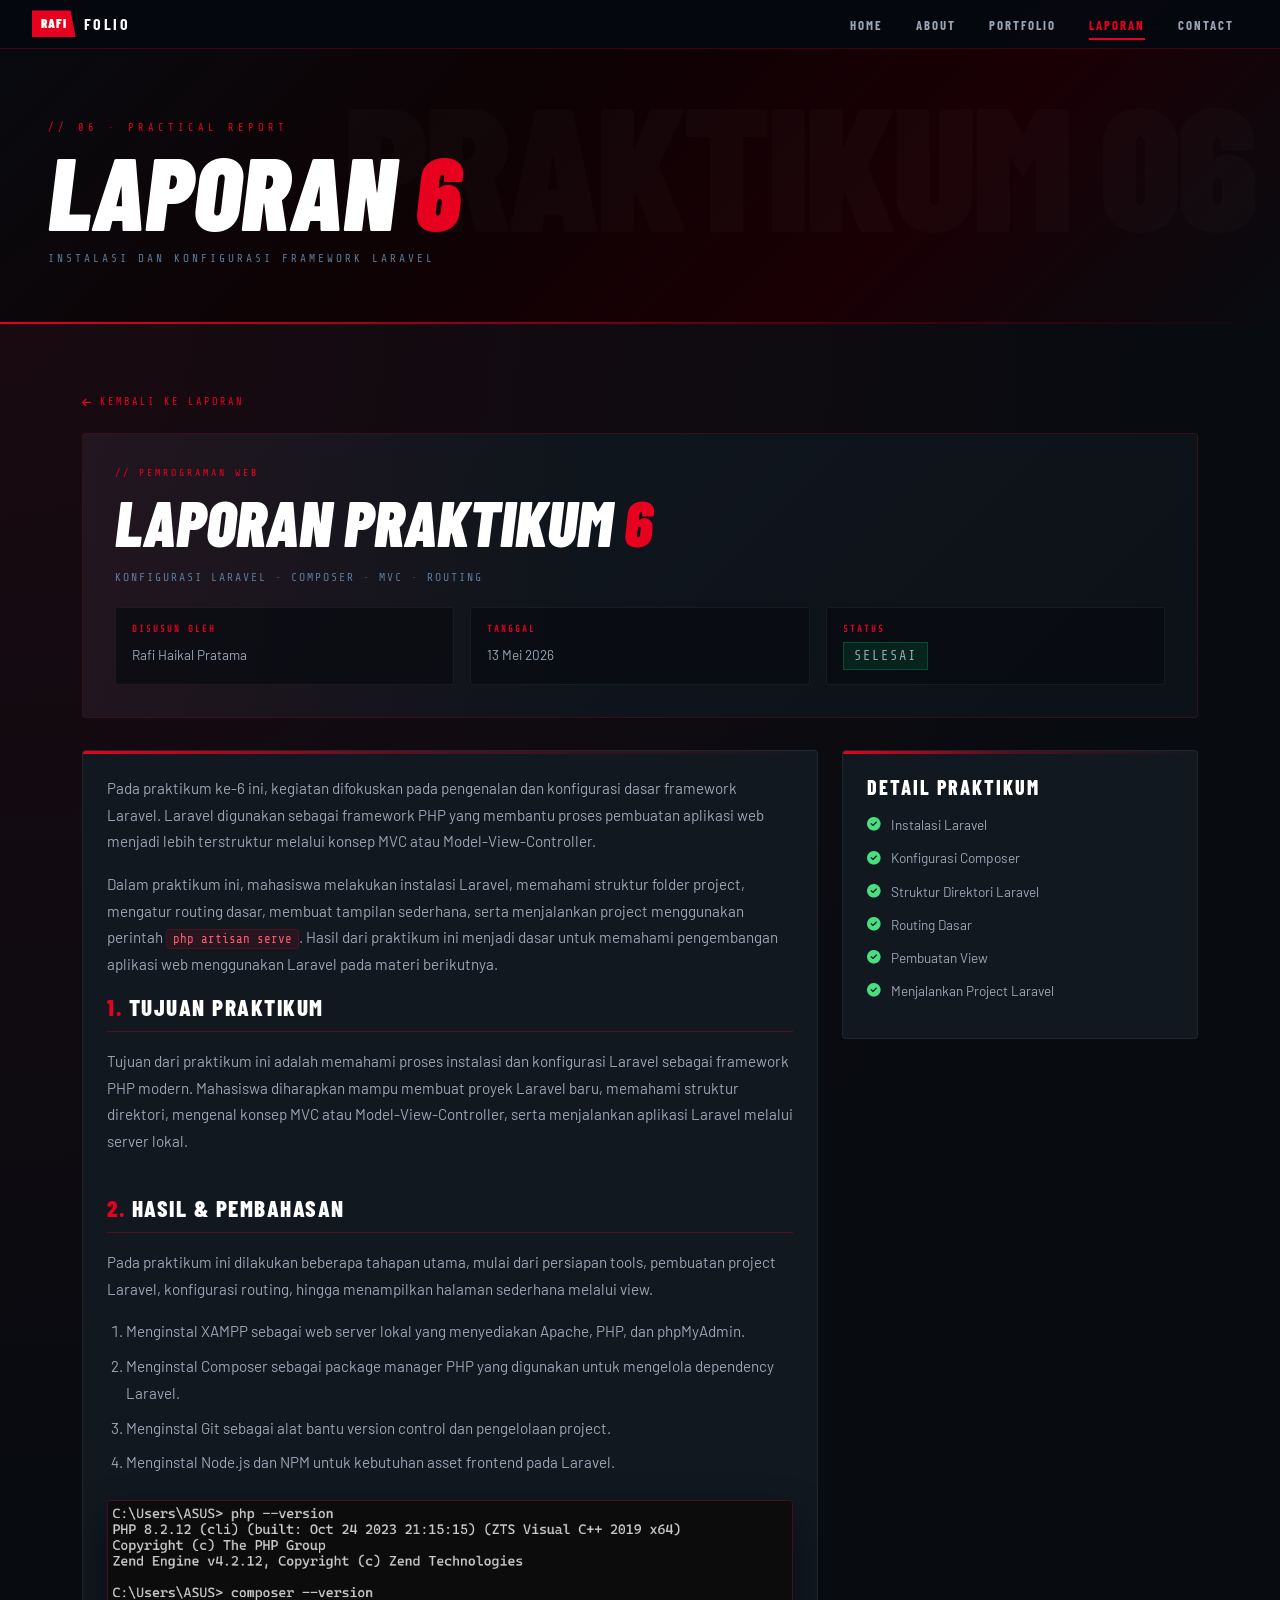
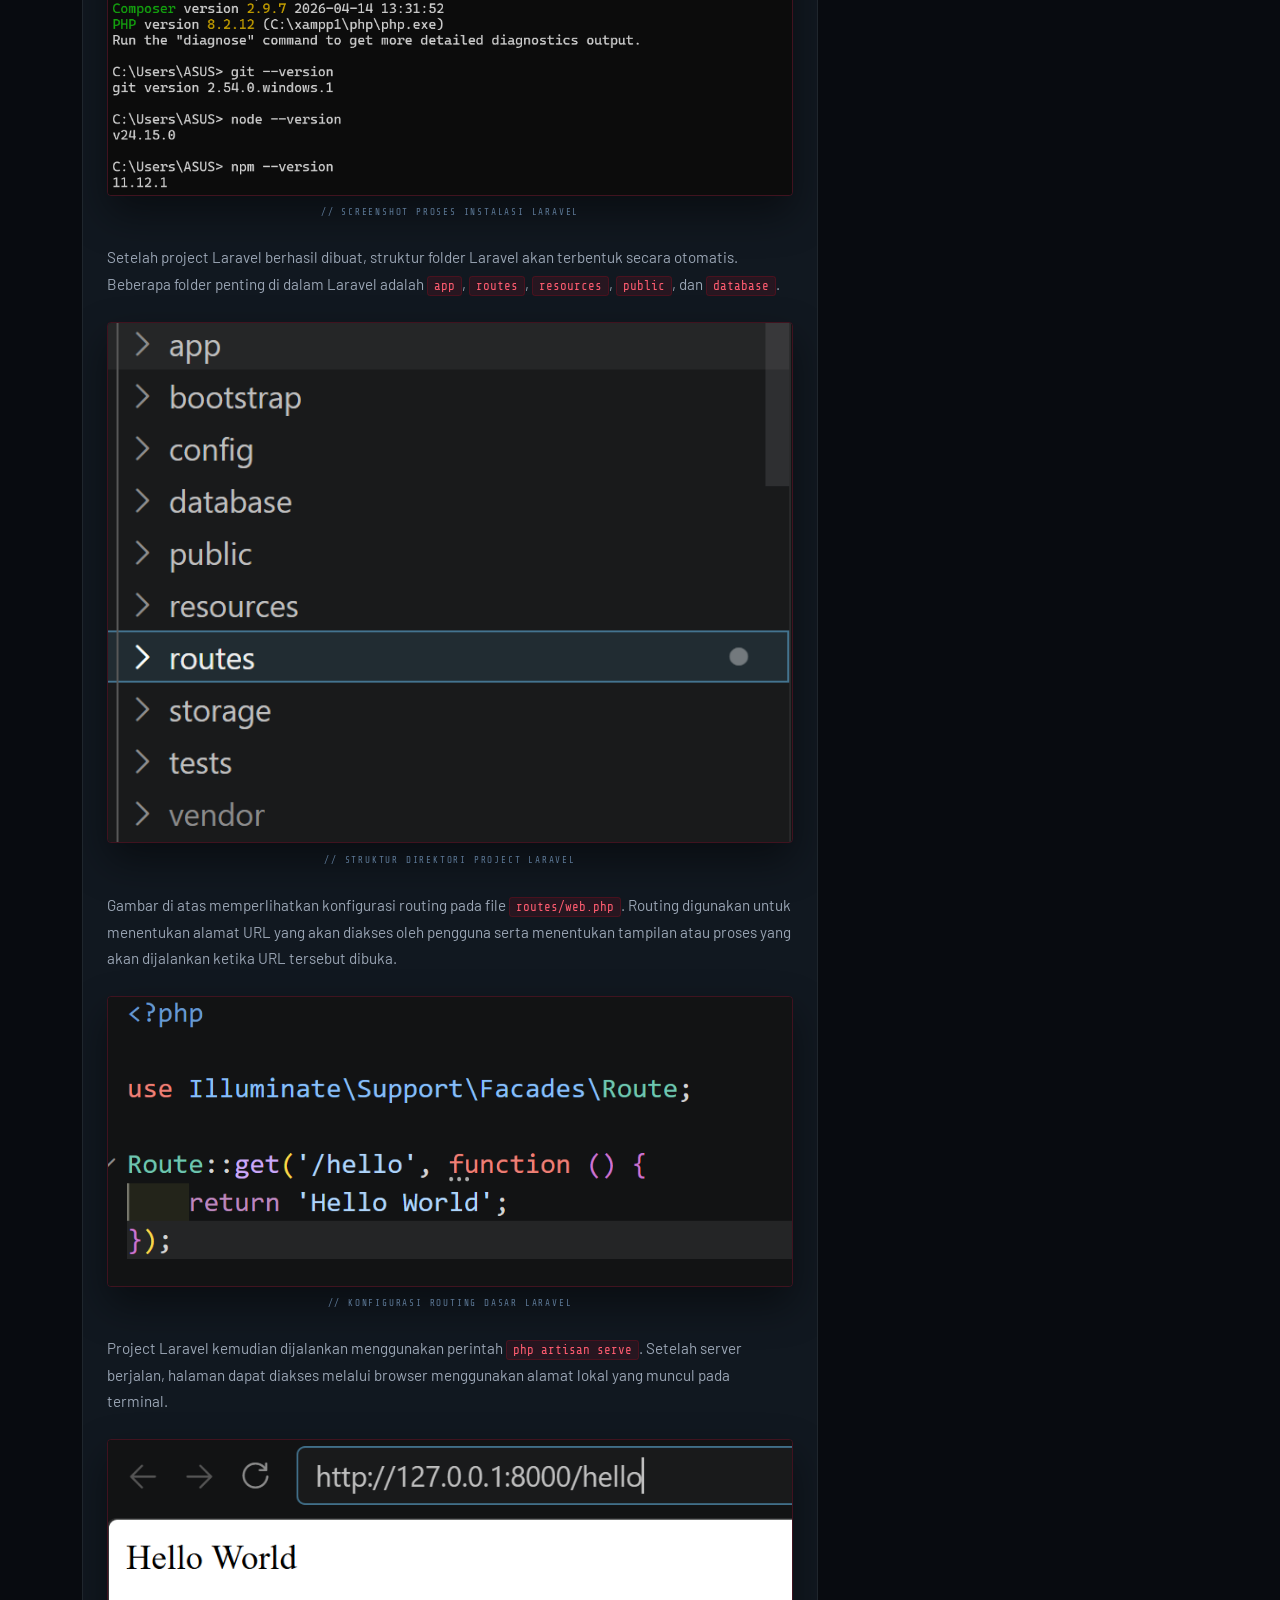
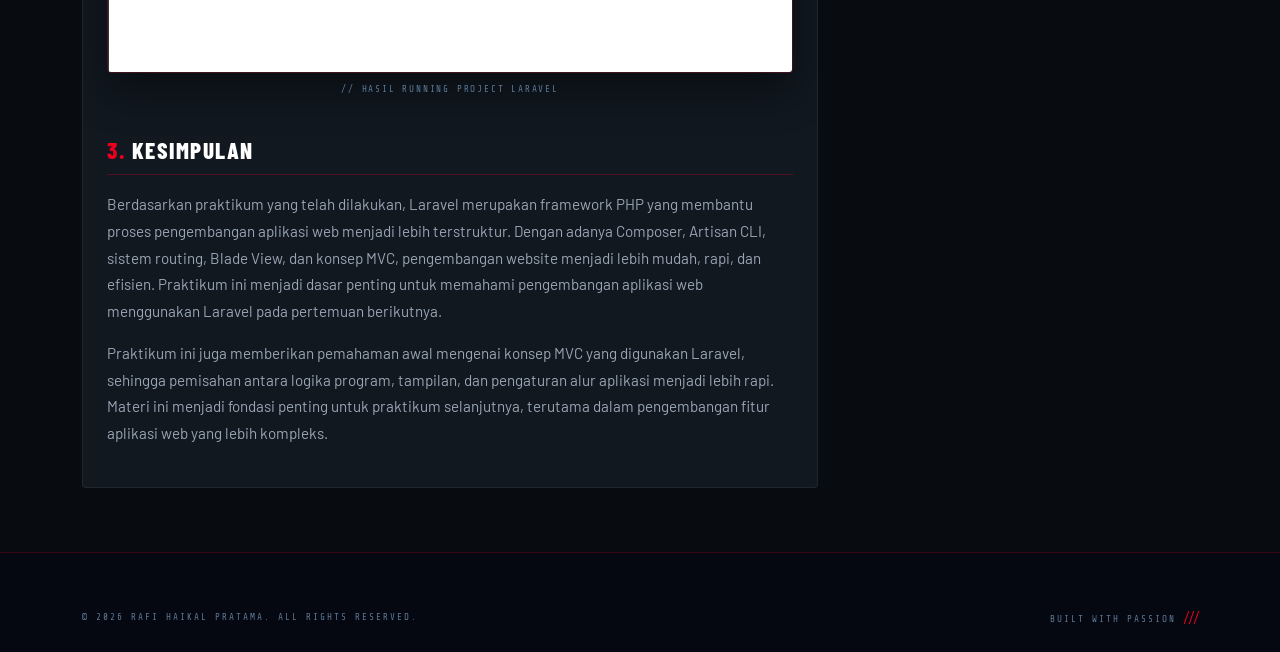
<file: laporan6.html>
<!doctype html>
<html lang="id">
  <head>
    <meta charset="UTF-8" />
    <meta name="viewport" content="width=device-width, initial-scale=1.0" />
    <meta name="description" content="Laporan Praktikum 6 Rafi Haikal Pratama" />
    <meta name="author" content="Rafi Haikal Pratama" />
    <title>Laporan Praktikum 6 | RAFI HAIKAL PRATAMA</title>

    <link href="https://cdn.jsdelivr.net/npm/bootstrap@5.3.2/dist/css/bootstrap.min.css" rel="stylesheet" />
    <link rel="icon" type="image/png" sizes="192x192" href="images/rafilogo-192x192.png" />
    <link rel="stylesheet" href="https://cdnjs.cloudflare.com/ajax/libs/font-awesome/6.5.2/css/all.min.css" />
    <link href="https://fonts.googleapis.com/css2?family=Barlow+Condensed:ital,wght@0,700;0,800;0,900;1,700;1,800;1,900&family=Barlow:wght@300;400;500&family=Share+Tech+Mono&display=swap" rel="stylesheet" />

    <style>
      *,
      *::before,
      *::after {
        box-sizing: border-box;
      }

      :root {
        --red: #e8001f;
        --red-dim: rgba(232, 0, 31, 0.3);
        --surface: #0d1219;
        --surface2: #111820;
        --muted: #5c7896;
        --secondary: #9aa5b4;
        --f-display: "Barlow Condensed", sans-serif;
        --f-mono: "Share Tech Mono", monospace;
        --f-body: "Barlow", sans-serif;
      }

      body {
        background: #080b10;
        color: #f0f2f5;
        font-family: var(--f-body);
        overflow-x: hidden;
        margin: 0;
      }

      .site-nav {
        position: fixed;
        top: 0;
        left: 0;
        right: 0;
        z-index: 1050;
        background: rgba(6, 8, 16, 0.96);
        backdrop-filter: blur(18px);
        border-bottom: 1px solid rgba(204, 0, 24, 0.28);
        padding: 0.65rem 0;
      }

      .nav-inner {
        display: flex;
        align-items: center;
        justify-content: space-between;
        padding: 0 2rem;
      }

      .nav-brand {
        display: flex;
        align-items: center;
        gap: 0.5rem;
        text-decoration: none;
      }

      .nav-brand-box {
        font-family: var(--f-display);
        font-weight: 900;
        font-size: 0.82rem;
        letter-spacing: 1px;
        background: var(--red);
        color: #fff;
        padding: 0.22rem 0.55rem;
        clip-path: polygon(0 0, calc(100% - 5px) 0, 100% 100%, 0 100%);
      }

      .nav-brand-name {
        font-family: var(--f-display);
        font-weight: 700;
        font-size: 1rem;
        letter-spacing: 2.5px;
        text-transform: uppercase;
        color: #fff;
      }

      .nav-links {
        display: flex;
        align-items: center;
        gap: 0.25rem;
        list-style: none;
        margin: 0;
        padding: 0;
      }

      .nav-links a {
        font-family: var(--f-display);
        font-weight: 700;
        font-size: 0.8rem;
        letter-spacing: 2px;
        text-transform: uppercase;
        text-decoration: none;
        color: var(--secondary);
        padding: 0.45rem 0.9rem;
        position: relative;
        transition: color 0.2s;
      }

      .nav-links a.active {
        color: var(--red);
      }

      .nav-links a.active::after {
        content: "";
        position: absolute;
        bottom: 0;
        left: 0.9rem;
        right: 0.9rem;
        height: 2px;
        background: var(--red);
      }

      .nav-links a:not(.active):hover {
        color: #fff;
      }

      .nav-hamburger {
        display: none;
        flex-direction: column;
        gap: 5px;
        cursor: pointer;
        background: none;
        border: none;
        padding: 4px;
        z-index: 1100;
      }

      .nav-hamburger span {
        display: block;
        width: 24px;
        height: 2px;
        background: #fff;
        transition: all 0.3s;
        border-radius: 2px;
      }

      .nav-hamburger.open span:nth-child(1) {
        transform: translateY(7px) rotate(45deg);
      }

      .nav-hamburger.open span:nth-child(2) {
        opacity: 0;
      }

      .nav-hamburger.open span:nth-child(3) {
        transform: translateY(-7px) rotate(-45deg);
      }

      .mobile-nav {
        position: fixed;
        inset: 0;
        background: rgba(6, 8, 16, 0.98);
        backdrop-filter: blur(20px);
        z-index: 1040;
        display: flex;
        flex-direction: column;
        align-items: center;
        justify-content: center;
        gap: 2.2rem;
        transform: translateX(100%);
        transition: transform 0.35s cubic-bezier(0.4, 0, 0.2, 1);
        border-left: 3px solid var(--red);
      }

      .mobile-nav.open {
        transform: translateX(0);
      }

      .mobile-nav a {
        font-family: var(--f-display);
        font-weight: 900;
        font-style: italic;
        font-size: 2.4rem;
        letter-spacing: 3px;
        text-transform: uppercase;
        text-decoration: none;
        color: var(--secondary);
        transition: color 0.2s;
        position: relative;
      }

      .mobile-nav a.active,
      .mobile-nav a:hover {
        color: var(--red);
      }

      .mobile-nav-close {
        position: absolute;
        top: 1.2rem;
        right: 1.5rem;
        background: none;
        border: none;
        color: var(--muted);
        font-size: 1.4rem;
        cursor: pointer;
      }

      .mobile-nav-slash {
        font-family: var(--f-display);
        font-weight: 900;
        font-size: 1rem;
        color: rgba(232, 0, 31, 0.4);
        letter-spacing: -2px;
        margin-top: 0.5rem;
      }

      .lap-hero {
        position: relative;
        min-height: 36vh;
        display: flex;
        align-items: flex-end;
        padding-top: 70px;
        overflow: hidden;
        background: #080b10;
      }

      .lap-hero::before {
        content: "";
        position: absolute;
        inset: 0;
        background: linear-gradient(135deg, #080b10 0%, #0e0204 40%, #1a0005 70%, #080b10 100%);
      }

      .lap-hero-ghost {
        position: absolute;
        right: 2%;
        top: 50%;
        transform: translateY(-50%);
        font-family: var(--f-display);
        font-weight: 900;
        font-size: clamp(4rem, 14vw, 11rem);
        color: rgba(255, 255, 255, 0.018);
        pointer-events: none;
        line-height: 1;
        letter-spacing: -4px;
        user-select: none;
      }

      .lap-hero-content {
        position: relative;
        z-index: 2;
        padding: 3rem 2rem 2.5rem 3rem;
      }

      .lap-hero-num {
        font-family: var(--f-mono);
        font-size: 0.65rem;
        letter-spacing: 4px;
        color: var(--red);
        margin-bottom: 0.5rem;
        display: block;
      }

      .lap-hero-title {
        font-family: var(--f-display);
        font-weight: 900;
        font-style: italic;
        font-size: clamp(3rem, 8vw, 6.5rem);
        line-height: 0.88;
        text-transform: uppercase;
        color: #fff;
        margin: 0;
      }

      .lap-hero-title span {
        color: var(--red);
      }

      .lap-hero-sub {
        font-family: var(--f-mono);
        font-size: 0.7rem;
        letter-spacing: 3px;
        color: var(--muted);
        text-transform: uppercase;
        margin-top: 1rem;
      }

      .lap-hero-line {
        position: absolute;
        bottom: 0;
        left: 0;
        right: 0;
        height: 2px;
        background: linear-gradient(90deg, var(--red) 0%, rgba(232, 0, 31, 0.3) 60%, transparent 100%);
      }

      .site-footer {
        background: #050810;
        border-top: 1px solid rgba(204, 0, 24, 0.25);
        padding: 3.5rem 0 1.5rem;
      }

      .ft-copy,
      .ft-built {
        font-family: var(--f-mono);
        font-size: 0.58rem;
        letter-spacing: 2px;
        color: var(--muted);
        text-transform: uppercase;
        margin: 0;
      }

      .ft-bottom {
        display: flex;
        justify-content: space-between;
        align-items: center;
        flex-wrap: wrap;
        gap: 0.5rem;
      }

      .ft-built .sl {
        color: var(--red);
        letter-spacing: -2px;
        font-size: 0.8rem;
      }

      .scroll-top {
        position: fixed;
        bottom: 1.7rem;
        right: 1.7rem;
        width: 42px;
        height: 42px;
        background: #cc0018;
        border-radius: 50%;
        display: flex;
        align-items: center;
        justify-content: center;
        color: #fff;
        text-decoration: none;
        font-size: 0.85rem;
        box-shadow: 0 4px 16px rgba(204, 0, 24, 0.5);
        transition:
          transform 0.2s,
          background 0.2s,
          opacity 0.3s;
        z-index: 999;
        opacity: 0;
      }

      .scroll-top.show {
        opacity: 1;
      }

      .scroll-top:hover {
        transform: translateY(-3px);
        background: var(--red);
        color: #fff;
      }

      /* ============================= */
      /* CSS TAMBAHAN LAPORAN 6        */
      /* ============================= */

      .report-sec {
        padding: 4rem 0;
        background:
          radial-gradient(circle at top left, rgba(232, 0, 31, 0.08), transparent 32%),
          #080b10;
      }

      .back-link {
        font-family: var(--f-mono);
        font-size: 0.65rem;
        letter-spacing: 2px;
        text-transform: uppercase;
        color: var(--red);
        text-decoration: none;
        display: inline-flex;
        align-items: center;
        gap: 0.45rem;
        margin-bottom: 1.4rem;
        transition: gap 0.2s, color 0.2s;
      }

      .back-link:hover {
        gap: 0.75rem;
        color: #ff3350;
      }

      .report-header {
        background: linear-gradient(135deg, rgba(17, 24, 32, 0.98), rgba(13, 18, 25, 0.96));
        border: 1px solid rgba(232, 0, 31, 0.18);
        border-radius: 4px;
        padding: 2rem;
        margin-bottom: 2rem;
        position: relative;
        overflow: hidden;
      }

      .report-header::before {
        content: "";
        position: absolute;
        inset: 0;
        background: linear-gradient(90deg, rgba(232, 0, 31, 0.16), transparent 45%);
        opacity: 0.5;
        pointer-events: none;
      }

      .report-header > * {
        position: relative;
        z-index: 2;
      }

      .report-label {
        font-family: var(--f-mono);
        font-size: 0.62rem;
        letter-spacing: 3px;
        color: var(--red);
        text-transform: uppercase;
        margin-bottom: 0.7rem;
      }

      .report-title {
        font-family: var(--f-display);
        font-weight: 900;
        font-style: italic;
        font-size: clamp(2.4rem, 5vw, 4.4rem);
        line-height: 0.95;
        text-transform: uppercase;
        color: #fff;
        margin-bottom: 1rem;
      }

      .report-title span {
        color: var(--red);
      }

      .report-subtitle {
        font-family: var(--f-mono);
        font-size: 0.72rem;
        letter-spacing: 2px;
        color: var(--muted);
        text-transform: uppercase;
        margin-bottom: 1.3rem;
      }

      .report-meta {
        display: grid;
        grid-template-columns: repeat(3, 1fr);
        gap: 1rem;
      }

      .meta-box {
        background: rgba(8, 11, 16, 0.7);
        border: 1px solid rgba(255, 255, 255, 0.06);
        padding: 0.9rem 1rem;
        border-radius: 3px;
      }

      .meta-box strong {
        display: block;
        font-family: var(--f-mono);
        font-size: 0.55rem;
        letter-spacing: 2px;
        color: var(--red);
        text-transform: uppercase;
        margin-bottom: 0.35rem;
      }

      .meta-box span {
        color: var(--secondary);
        font-size: 0.85rem;
      }

      .status-done {
        display: inline-block;
        font-family: var(--f-mono);
        font-size: 0.55rem;
        letter-spacing: 2px;
        text-transform: uppercase;
        background: rgba(0, 200, 100, 0.12);
        color: #4ade80;
        border: 1px solid rgba(0, 200, 100, 0.25);
        padding: 3px 10px;
      }

      .report-card,
      .side-card {
        background: var(--surface2);
        border: 1px solid rgba(255, 255, 255, 0.06);
        border-radius: 4px;
        padding: 1.5rem;
        position: relative;
        overflow: hidden;
      }

      .report-card::before,
      .side-card::before {
        content: "";
        position: absolute;
        top: 0;
        left: 0;
        right: 0;
        height: 3px;
        background: linear-gradient(90deg, var(--red), rgba(232, 0, 31, 0.25), transparent);
      }

      .report-section {
        margin-bottom: 2.5rem;
      }

      .report-section:last-child {
        margin-bottom: 0;
      }

      .section-title {
        font-family: var(--f-display);
        font-weight: 800;
        font-size: 1.45rem;
        letter-spacing: 1.5px;
        text-transform: uppercase;
        color: #fff;
        border-bottom: 1px solid rgba(232, 0, 31, 0.28);
        padding-bottom: 0.6rem;
        margin-bottom: 1rem;
      }

      .section-title span {
        color: var(--red);
      }

      .report-text {
        color: var(--secondary);
        line-height: 1.75;
        font-size: 0.95rem;
        margin-bottom: 1rem;
      }

      .report-list {
        color: var(--secondary);
        line-height: 1.8;
        font-size: 0.95rem;
        padding-left: 1.2rem;
      }

      .report-list li {
        margin-bottom: 0.45rem;
      }

      code {
        color: #ff5c70;
        background: rgba(232, 0, 31, 0.1);
        border: 1px solid rgba(232, 0, 31, 0.18);
        padding: 2px 6px;
        border-radius: 3px;
        font-family: var(--f-mono);
        font-size: 0.78rem;
      }

      .report-img-box {
        margin: 1.5rem 0;
        text-align: center;
      }

      .report-img {
        width: 100%;
        max-width: 760px;
        border-radius: 4px;
        border: 1px solid rgba(232, 0, 31, 0.22);
        box-shadow: 0 18px 40px rgba(0, 0, 0, 0.45);
      }

      .img-caption {
        margin-top: 0.65rem;
        font-family: var(--f-mono);
        font-size: 0.58rem;
        letter-spacing: 1.8px;
        color: var(--muted);
        text-transform: uppercase;
      }

      .side-card {
        position: sticky;
        top: 95px;
      }

      .side-title {
        font-family: var(--f-display);
        font-weight: 800;
        letter-spacing: 2px;
        text-transform: uppercase;
        color: #fff;
        margin-bottom: 1rem;
      }

      .side-list {
        list-style: none;
        padding: 0;
        margin: 0;
      }

      .side-list li {
        display: flex;
        gap: 0.6rem;
        align-items: flex-start;
        color: var(--secondary);
        font-size: 0.85rem;
        margin-bottom: 0.8rem;
      }

      .side-list i {
        color: #4ade80;
        margin-top: 0.2rem;
      }

      @media (max-width: 991px) {
        .nav-hamburger {
          display: flex;
        }

        .nav-links {
          display: none;
        }

        .side-card {
          position: static;
        }

        .report-meta {
          grid-template-columns: 1fr;
        }
      }

      @media (max-width: 768px) {
        .lap-hero-content {
          padding: 2.5rem 1.5rem 2rem;
        }

        .report-header {
          padding: 1.4rem;
        }

        .report-card,
        .side-card {
          padding: 1.2rem;
        }
      }
    </style>
  </head>

  <body>
    <!-- NAVBAR -->
    <nav class="site-nav">
      <div class="nav-inner">
        <a class="nav-brand" href="index.html">
          <span class="nav-brand-box">RAFI</span>
          <span class="nav-brand-name">FOLIO</span>
        </a>

        <ul class="nav-links">
          <li><a href="index.html">HOME</a></li>
          <li><a href="about.html">ABOUT</a></li>
          <li><a href="portofolio.html">PORTFOLIO</a></li>
          <li><a href="laporan.html" class="active">LAPORAN</a></li>
          <li><a href="kontak.html">CONTACT</a></li>
        </ul>

        <button class="nav-hamburger" id="hamburger" aria-label="Toggle menu" aria-expanded="false">
          <span></span><span></span><span></span>
        </button>
      </div>
    </nav>

    <!-- MOBILE NAV -->
    <div class="mobile-nav" id="mobileNav">
      <button class="mobile-nav-close" id="mobileNavClose"><i class="fas fa-times"></i></button>
      <a href="index.html">HOME</a>
      <a href="about.html">ABOUT</a>
      <a href="portofolio.html">PORTFOLIO</a>
      <a href="laporan.html" class="active">LAPORAN</a>
      <a href="kontak.html">CONTACT</a>
      <div class="mobile-nav-slash">///</div>
    </div>

    <!-- HERO -->
    <section class="lap-hero">
      <div class="lap-hero-ghost">PRAKTIKUM 06</div>
      <div class="lap-hero-content">
        <span class="lap-hero-num">// 06 · PRACTICAL REPORT</span>
        <h1 class="lap-hero-title">LAPORAN <span>6</span></h1>
        <p class="lap-hero-sub">Instalasi dan konfigurasi framework Laravel</p>
      </div>
      <div class="lap-hero-line"></div>
    </section>

    <!-- ISI LAPORAN -->
    <section class="report-sec">
      <div class="container">
        <a href="laporan.html" class="back-link">
          <i class="fas fa-arrow-left"></i> Kembali ke Laporan
        </a>

        <div class="report-header">
          <div class="report-label">// Pemrograman Web</div>
          <h1 class="report-title">Laporan Praktikum <span>6</span></h1>
          <p class="report-subtitle">Konfigurasi Laravel · Composer · MVC · Routing</p>

          <div class="report-meta">
            <div class="meta-box">
              <strong>Disusun Oleh</strong>
              <span>Rafi Haikal Pratama</span>
            </div>
            <div class="meta-box">
              <strong>Tanggal</strong>
              <span>13 Mei 2026</span>
            </div>
            <div class="meta-box">
              <strong>Status</strong>
              <span class="status-done">Selesai</span>
            </div>
          </div>
        </div>

        <div class="row g-4">
          <div class="col-lg-8">
            <div class="report-card">
              <p class="report-text">
                  Pada praktikum ke-6 ini, kegiatan difokuskan pada pengenalan dan konfigurasi dasar framework Laravel. Laravel digunakan sebagai framework PHP yang membantu proses pembuatan aplikasi web menjadi lebih terstruktur melalui konsep MVC atau Model-View-Controller.
                </p>
                <p class="report-text">
                  Dalam praktikum ini, mahasiswa melakukan instalasi Laravel, memahami struktur folder project, mengatur routing dasar, membuat tampilan sederhana, serta menjalankan project menggunakan perintah <code>php artisan serve</code>. Hasil dari praktikum ini menjadi dasar untuk memahami pengembangan aplikasi web menggunakan Laravel pada materi berikutnya.
                </p>
              <section class="report-section">
                <h3 class="section-title"><span>1.</span> Tujuan Praktikum</h3>
                <p class="report-text">
                  Tujuan dari praktikum ini adalah memahami proses instalasi dan konfigurasi Laravel sebagai framework PHP modern. 
                  Mahasiswa diharapkan mampu membuat proyek Laravel baru, memahami struktur direktori, mengenal konsep MVC 
                  atau Model-View-Controller, serta menjalankan aplikasi Laravel melalui server lokal.
                </p>
              </section>

              <section class="report-section">
                <h3 class="section-title"><span>2.</span> Hasil & Pembahasan</h3>

                <p class="report-text">
                  Pada praktikum ini dilakukan beberapa tahapan utama, mulai dari persiapan tools, pembuatan project Laravel, 
                  konfigurasi routing, hingga menampilkan halaman sederhana melalui view.
                </p>

                <ol class="report-list">
                  <li>Menginstal XAMPP sebagai web server lokal yang menyediakan Apache, PHP, dan phpMyAdmin.</li>
                  <li>Menginstal Composer sebagai package manager PHP yang digunakan untuk mengelola dependency Laravel.</li>
                  <li>Menginstal Git sebagai alat bantu version control dan pengelolaan project.</li>
                  <li>Menginstal Node.js dan NPM untuk kebutuhan asset frontend pada Laravel.</li>

                </ol>

                <div class="report-img-box">
                  <img src="images/laprak6/ss1.png" alt="Instalasi Laravel" class="report-img" />
                  <p class="img-caption">// Screenshot proses instalasi Laravel</p>
                </div>

                <p class="report-text">
                  Setelah project Laravel berhasil dibuat, struktur folder Laravel akan terbentuk secara otomatis. 
                  Beberapa folder penting di dalam Laravel adalah <code>app</code>, <code>routes</code>, 
                  <code>resources</code>, <code>public</code>, dan <code>database</code>.
                </p>

                <div class="report-img-box">
                  <img src="images/laprak6/ss2.png" alt="Struktur Project Laravel" class="report-img" />
                  <p class="img-caption">// Struktur direktori project Laravel</p>
                </div>

                <p class="report-text">
                  Gambar di atas memperlihatkan konfigurasi routing pada file <code>routes/web.php</code>. Routing digunakan untuk menentukan alamat URL yang akan diakses oleh pengguna serta menentukan tampilan atau proses yang akan dijalankan ketika URL tersebut dibuka.
                </p>

                <div class="report-img-box">
                  <img src="images/laprak6/ss3.png" alt="Routing Laravel" class="report-img" />
                  <p class="img-caption">// Konfigurasi routing dasar Laravel</p>
                </div>

                <p class="report-text">
                  Project Laravel kemudian dijalankan menggunakan perintah <code>php artisan serve</code>. 
                  Setelah server berjalan, halaman dapat diakses melalui browser menggunakan alamat lokal yang muncul pada terminal.
                </p>

                <div class="report-img-box">
                  <img src="images/laprak6/ss4.png" alt="Hasil Running Laravel" class="report-img" />
                  <p class="img-caption">// Hasil running project Laravel</p>
                </div>
              </section>

              <section class="report-section">
                <h3 class="section-title"><span>3.</span> Kesimpulan</h3>
                <p class="report-text">
                  Berdasarkan praktikum yang telah dilakukan, Laravel merupakan framework PHP yang membantu proses pengembangan 
                  aplikasi web menjadi lebih terstruktur. Dengan adanya Composer, Artisan CLI, sistem routing, Blade View, 
                  dan konsep MVC, pengembangan website menjadi lebih mudah, rapi, dan efisien. Praktikum ini menjadi dasar 
                  penting untuk memahami pengembangan aplikasi web menggunakan Laravel pada pertemuan berikutnya.
                </p>
                <p class="report-text">
                  Praktikum ini juga memberikan pemahaman awal mengenai konsep MVC yang digunakan Laravel, sehingga pemisahan antara logika program, tampilan, dan pengaturan alur aplikasi menjadi lebih rapi. Materi ini menjadi fondasi penting untuk praktikum selanjutnya, terutama dalam pengembangan fitur aplikasi web yang lebih kompleks.
                </p>
              </section>
            </div>
          </div>

          <div class="col-lg-4">
            <div class="side-card">
              <h5 class="side-title">Detail Praktikum</h5>
              <ul class="side-list">
                <li><i class="fas fa-check-circle"></i> Instalasi Laravel</li>
                <li><i class="fas fa-check-circle"></i> Konfigurasi Composer</li>
                <li><i class="fas fa-check-circle"></i> Struktur Direktori Laravel</li>
                <li><i class="fas fa-check-circle"></i> Routing Dasar</li>
                <li><i class="fas fa-check-circle"></i> Pembuatan View</li>
                <li><i class="fas fa-check-circle"></i> Menjalankan Project Laravel</li>
              </ul>
            </div>
          </div>
        </div>
      </div>
    </section>

    <!-- FOOTER -->
    <footer class="site-footer">
      <div class="container">
        <div class="ft-bottom">
          <p class="ft-copy">&copy; 2026 RAFI HAIKAL PRATAMA. ALL RIGHTS RESERVED.</p>
          <div class="ft-built">BUILT WITH PASSION <span class="sl">///</span></div>
        </div>
      </div>
    </footer>

    <a href="#" class="scroll-top" id="scrollTop"><i class="fas fa-arrow-up"></i></a>

    <script src="https://cdn.jsdelivr.net/npm/bootstrap@5.3.2/dist/js/bootstrap.bundle.min.js"></script>

    <script>
      // Scroll top
      const st = document.getElementById("scrollTop");
      window.addEventListener("scroll", () => {
        st.classList.toggle("show", window.scrollY > 300);
      });

      st.addEventListener("click", (e) => {
        e.preventDefault();
        window.scrollTo({ top: 0, behavior: "smooth" });
      });

      // Hamburger
      const hamburger = document.getElementById("hamburger");
      const mobileNav = document.getElementById("mobileNav");
      const mobileNavClose = document.getElementById("mobileNavClose");

      function toggleMenu() {
        const isOpen = mobileNav.classList.toggle("open");
        hamburger.classList.toggle("open", isOpen);
        hamburger.setAttribute("aria-expanded", isOpen);
        document.body.style.overflow = isOpen ? "hidden" : "";
      }

      hamburger.addEventListener("click", toggleMenu);
      mobileNavClose.addEventListener("click", toggleMenu);

      mobileNav.querySelectorAll("a").forEach((a) =>
        a.addEventListener("click", () => {
          hamburger.classList.remove("open");
          mobileNav.classList.remove("open");
          hamburger.setAttribute("aria-expanded", "false");
          document.body.style.overflow = "";
        }),
      );
    </script>
  </body>
</html>
</file>
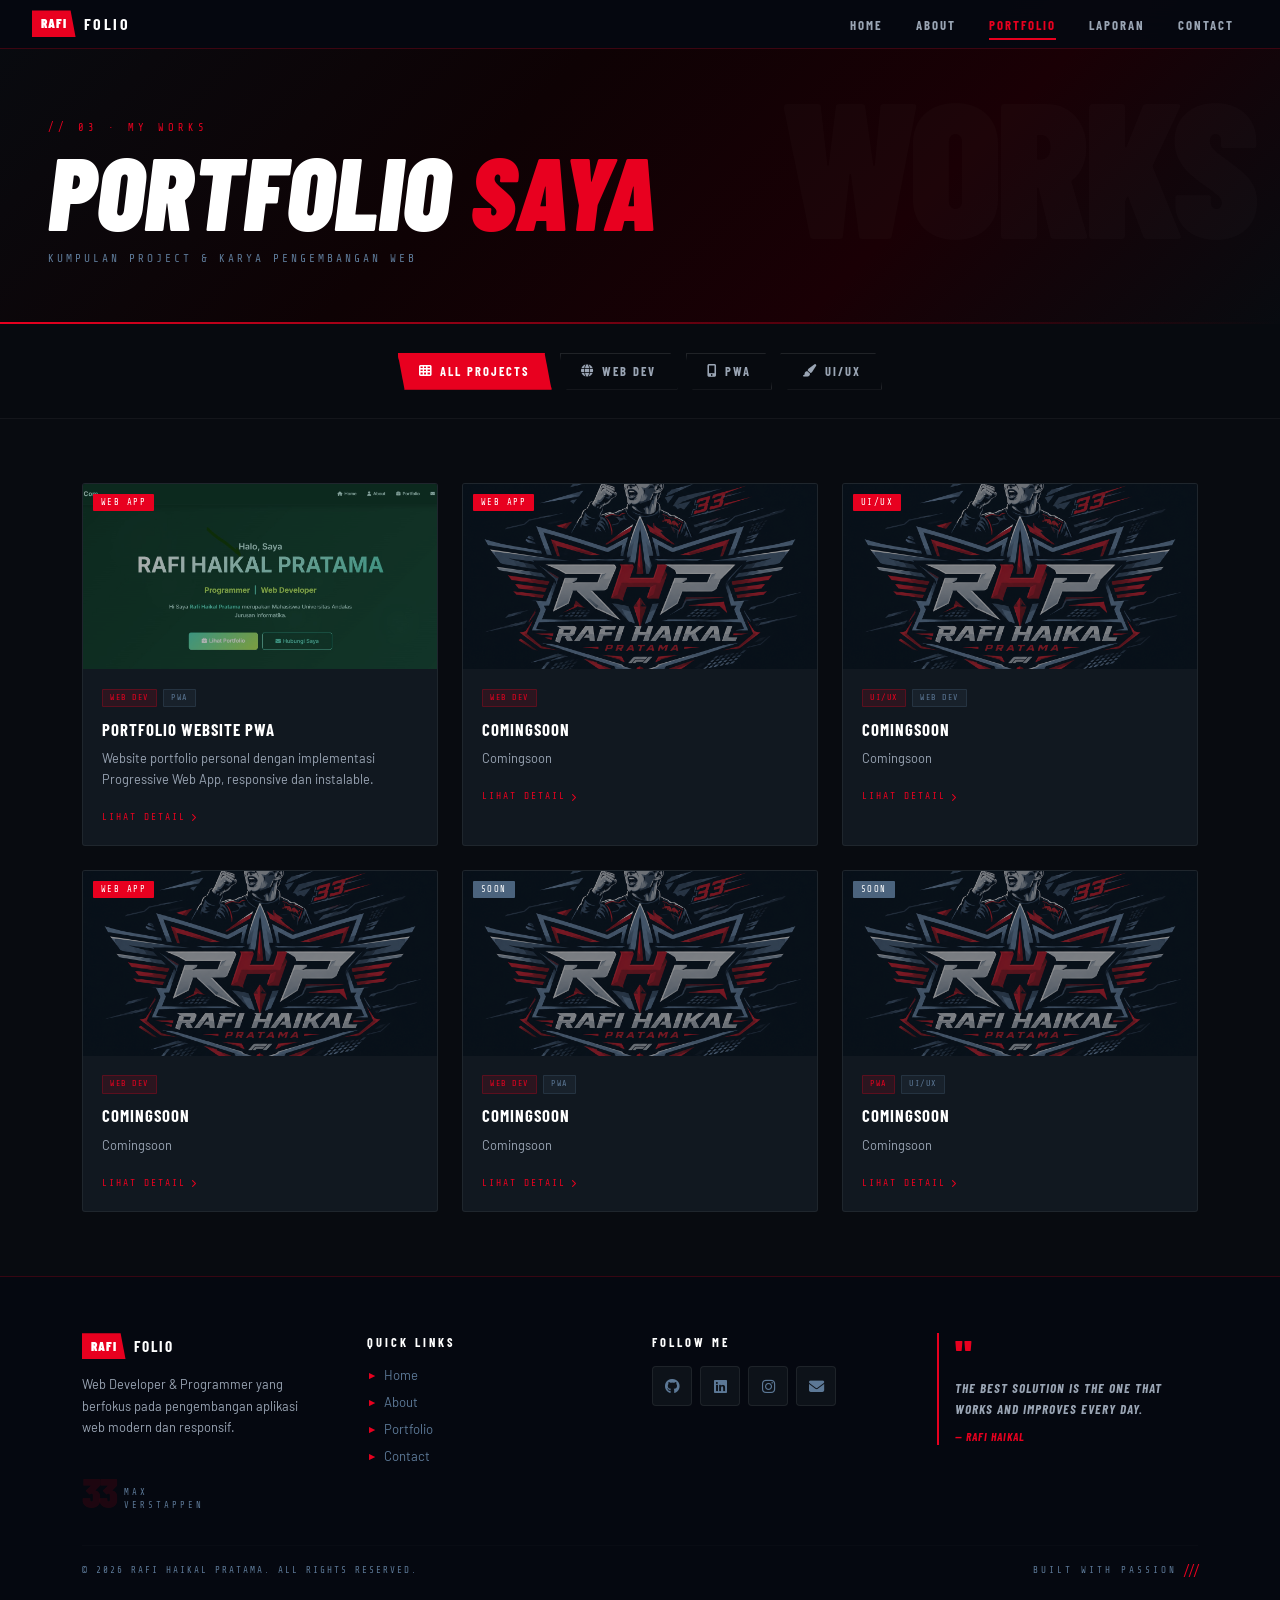
<file: portofolio.html>
<!doctype html>
<html lang="id">
  <head>
    <meta charset="UTF-8" />
    <meta name="viewport" content="width=device-width, initial-scale=1.0" />
    <meta name="description" content="Portfolio Rafi Haikal Pratama - Web Development Projects" />
    <meta name="author" content="Rafi Haikal Pratama" />
    <title>Portfolio | RAFI HAIKAL PRATAMA</title>

    <link href="https://cdn.jsdelivr.net/npm/bootstrap@5.3.2/dist/css/bootstrap.min.css" rel="stylesheet" />
    <link rel="icon" type="image/png" sizes="192x192" href="images/rafilogo-192x192.png" />
    <link rel="stylesheet" href="https://cdnjs.cloudflare.com/ajax/libs/font-awesome/6.5.2/css/all.min.css" />
    <link href="https://fonts.googleapis.com/css2?family=Barlow+Condensed:ital,wght@0,700;0,800;0,900;1,700;1,800;1,900&family=Barlow:wght@300;400;500&family=Share+Tech+Mono&display=swap" rel="stylesheet" />

    <style>
      *,
      *::before,
      *::after {
        box-sizing: border-box;
      }
      :root {
        --red: #e8001f;
        --red-dim: rgba(232, 0, 31, 0.3);
        --surface: #0d1219;
        --surface2: #111820;
        --muted: #5c7896;
        --secondary: #9aa5b4;
        --f-display: "Barlow Condensed", sans-serif;
        --f-mono: "Share Tech Mono", monospace;
        --f-body: "Barlow", sans-serif;
      }
      body {
        background: #080b10;
        color: #f0f2f5;
        font-family: var(--f-body);
        overflow-x: hidden;
        margin: 0;
      }

      /* NAVBAR */
      .site-nav {
        position: fixed;
        top: 0;
        left: 0;
        right: 0;
        z-index: 1050;
        background: rgba(6, 8, 16, 0.96);
        backdrop-filter: blur(18px);
        border-bottom: 1px solid rgba(204, 0, 24, 0.28);
        padding: 0.65rem 0;
      }
      .nav-inner {
        display: flex;
        align-items: center;
        justify-content: space-between;
        padding: 0 2rem;
      }
      .nav-brand {
        display: flex;
        align-items: center;
        gap: 0.5rem;
        text-decoration: none;
      }
      .nav-brand-box {
        font-family: var(--f-display);
        font-weight: 900;
        font-size: 0.82rem;
        letter-spacing: 1px;
        background: var(--red);
        color: #fff;
        padding: 0.22rem 0.55rem;
        clip-path: polygon(0 0, calc(100% - 5px) 0, 100% 100%, 0 100%);
      }
      .nav-brand-name {
        font-family: var(--f-display);
        font-weight: 700;
        font-size: 1rem;
        letter-spacing: 2.5px;
        text-transform: uppercase;
        color: #fff;
      }
      .nav-links {
        display: flex;
        align-items: center;
        gap: 0.25rem;
        list-style: none;
        margin: 0;
        padding: 0;
      }
      .nav-links a {
        font-family: var(--f-display);
        font-weight: 700;
        font-size: 0.8rem;
        letter-spacing: 2px;
        text-transform: uppercase;
        text-decoration: none;
        color: var(--secondary);
        padding: 0.45rem 0.9rem;
        position: relative;
        transition: color 0.2s;
      }
      .nav-links a.active {
        color: var(--red);
      }
      .nav-links a.active::after {
        content: "";
        position: absolute;
        bottom: 0;
        left: 0.9rem;
        right: 0.9rem;
        height: 2px;
        background: var(--red);
      }
      .nav-links a:not(.active):hover {
        color: #fff;
      }

      /* HAMBURGER */
      .nav-hamburger {
        display: none;
        flex-direction: column;
        gap: 5px;
        cursor: pointer;
        background: none;
        border: none;
        padding: 4px;
        z-index: 1100;
      }
      .nav-hamburger span {
        display: block;
        width: 24px;
        height: 2px;
        background: #fff;
        transition: all 0.3s;
        border-radius: 2px;
      }
      .nav-hamburger.open span:nth-child(1) {
        transform: translateY(7px) rotate(45deg);
      }
      .nav-hamburger.open span:nth-child(2) {
        opacity: 0;
      }
      .nav-hamburger.open span:nth-child(3) {
        transform: translateY(-7px) rotate(-45deg);
      }

      /* MOBILE NAV */
      .mobile-nav {
        position: fixed;
        inset: 0;
        background: rgba(6, 8, 16, 0.98);
        backdrop-filter: blur(20px);
        z-index: 1040;
        display: flex;
        flex-direction: column;
        align-items: center;
        justify-content: center;
        gap: 2.2rem;
        transform: translateX(100%);
        transition: transform 0.35s cubic-bezier(0.4, 0, 0.2, 1);
        border-left: 3px solid var(--red);
      }
      .mobile-nav.open {
        transform: translateX(0);
      }
      .mobile-nav a {
        font-family: var(--f-display);
        font-weight: 900;
        font-style: italic;
        font-size: 2.4rem;
        letter-spacing: 3px;
        text-transform: uppercase;
        text-decoration: none;
        color: var(--secondary);
        transition: color 0.2s;
        position: relative;
      }
      .mobile-nav a.active,
      .mobile-nav a:hover {
        color: var(--red);
      }
      .mobile-nav a.active::after {
        content: "";
        position: absolute;
        bottom: -4px;
        left: 0;
        right: 0;
        height: 2px;
        background: var(--red);
      }
      .mobile-nav-close {
        position: absolute;
        top: 1.2rem;
        right: 1.5rem;
        background: none;
        border: none;
        color: var(--muted);
        font-size: 1.4rem;
        cursor: pointer;
        transition: color 0.2s;
      }
      .mobile-nav-close:hover {
        color: #fff;
      }
      .mobile-nav-slash {
        font-family: var(--f-display);
        font-weight: 900;
        font-size: 1rem;
        color: rgba(232, 0, 31, 0.4);
        letter-spacing: -2px;
        margin-top: 0.5rem;
      }

      /* HERO */
      .port-hero {
        position: relative;
        min-height: 36vh;
        display: flex;
        align-items: flex-end;
        padding-top: 70px;
        overflow: hidden;
        background: #080b10;
      }
      .port-hero::before {
        content: "";
        position: absolute;
        inset: 0;
        background: linear-gradient(135deg, #080b10 0%, #0e0204 40%, #1a0005 70%, #080b10 100%);
      }
      .port-hero-ghost {
        position: absolute;
        right: 2%;
        top: 50%;
        transform: translateY(-50%);
        font-family: var(--f-display);
        font-weight: 900;
        font-size: clamp(5rem, 16vw, 12rem);
        color: rgba(255, 255, 255, 0.018);
        pointer-events: none;
        line-height: 1;
        letter-spacing: -6px;
        user-select: none;
      }
      .port-hero-content {
        position: relative;
        z-index: 2;
        padding: 3rem 2rem 2.5rem 3rem;
      }
      .port-hero-num {
        font-family: var(--f-mono);
        font-size: 0.65rem;
        letter-spacing: 4px;
        color: var(--red);
        margin-bottom: 0.5rem;
        display: block;
      }
      .port-hero-title {
        font-family: var(--f-display);
        font-weight: 900;
        font-style: italic;
        font-size: clamp(3rem, 8vw, 6.5rem);
        line-height: 0.88;
        text-transform: uppercase;
        color: #fff;
        margin: 0;
      }
      .port-hero-title span {
        color: var(--red);
      }
      .port-hero-sub {
        font-family: var(--f-mono);
        font-size: 0.7rem;
        letter-spacing: 3px;
        color: var(--muted);
        text-transform: uppercase;
        margin-top: 1rem;
      }
      .port-hero-line {
        position: absolute;
        bottom: 0;
        left: 0;
        right: 0;
        height: 2px;
        background: linear-gradient(90deg, var(--red) 0%, rgba(232, 0, 31, 0.3) 60%, transparent 100%);
      }

      /* FILTER */
      .filter-sec {
        background: #070a0f;
        padding: 1.8rem 0;
        border-bottom: 1px solid rgba(255, 255, 255, 0.05);
      }
      .filter-tabs {
        display: flex;
        gap: 0.5rem;
        justify-content: center;
        flex-wrap: wrap;
      }
      .ftab {
        font-family: var(--f-display);
        font-weight: 700;
        font-size: 0.78rem;
        letter-spacing: 2px;
        text-transform: uppercase;
        background: transparent;
        color: var(--secondary);
        border: 1px solid rgba(255, 255, 255, 0.1);
        padding: 0.5rem 1.3rem;
        clip-path: polygon(0 0, calc(100% - 7px) 0, 100% 100%, 7px 100%);
        cursor: pointer;
        transition: all 0.2s;
        display: inline-flex;
        align-items: center;
        gap: 0.4rem;
      }
      .ftab:hover {
        border-color: rgba(232, 0, 31, 0.4);
        color: #fff;
      }
      .ftab.active {
        background: var(--red);
        color: #fff;
        border-color: var(--red);
        box-shadow: 0 4px 18px rgba(232, 0, 31, 0.4);
      }

      /* GRID */
      .port-grid-sec {
        padding: 4rem 0;
        background: #080b10;
      }
      .pcard {
        background: var(--surface2);
        border: 1px solid rgba(255, 255, 255, 0.06);
        border-radius: 3px;
        overflow: hidden;
        transition:
          transform 0.25s,
          border-color 0.25s,
          box-shadow 0.25s;
        cursor: pointer;
        height: 100%;
      }
      .pcard:hover {
        transform: translateY(-6px);
        border-color: rgba(232, 0, 31, 0.35);
        box-shadow:
          0 16px 40px rgba(0, 0, 0, 0.5),
          0 0 30px rgba(232, 0, 31, 0.1);
      }
      .pcard-thumb {
        position: relative;
        height: 185px;
        overflow: hidden;
        background: #0e1219;
      }
      .pcard-thumb img {
        width: 100%;
        height: 100%;
        object-fit: cover;
        filter: brightness(0.7) saturate(0.8);
        transition:
          transform 0.4s,
          filter 0.3s;
        display: block;
      }
      .pcard:hover .pcard-thumb img {
        transform: scale(1.07);
        filter: brightness(0.85) saturate(1);
      }
      .pcard-overlay {
        position: absolute;
        inset: 0;
        background: rgba(8, 11, 16, 0.7);
        display: flex;
        align-items: center;
        justify-content: center;
        opacity: 0;
        transition: opacity 0.25s;
        flex-direction: column;
        gap: 0.4rem;
      }
      .pcard:hover .pcard-overlay {
        opacity: 1;
      }
      .pcard-overlay i {
        font-size: 1.5rem;
        color: #fff;
      }
      .pcard-overlay span {
        font-family: var(--f-mono);
        font-size: 0.58rem;
        letter-spacing: 2px;
        text-transform: uppercase;
        color: rgba(255, 255, 255, 0.7);
      }
      .pcard-tag {
        position: absolute;
        top: 0.6rem;
        left: 0.6rem;
        font-family: var(--f-mono);
        font-size: 0.55rem;
        letter-spacing: 1.5px;
        text-transform: uppercase;
        background: var(--red);
        color: #fff;
        padding: 2px 8px;
        border-radius: 1px;
      }
      .pcard-tag.coming {
        background: rgba(92, 120, 150, 0.8);
      }
      .pcard-body {
        padding: 1.2rem;
      }
      .pcard-badges {
        display: flex;
        gap: 0.4rem;
        flex-wrap: wrap;
        margin-bottom: 0.6rem;
      }
      .badge-cat {
        font-family: var(--f-mono);
        font-size: 0.52rem;
        letter-spacing: 1.5px;
        text-transform: uppercase;
        background: rgba(232, 0, 31, 0.12);
        color: var(--red);
        border: 1px solid rgba(232, 0, 31, 0.25);
        padding: 2px 7px;
        border-radius: 1px;
      }
      .badge-cat.dim {
        background: rgba(92, 120, 150, 0.1);
        color: var(--muted);
        border-color: rgba(92, 120, 150, 0.2);
      }
      .pcard-title {
        font-family: var(--f-display);
        font-weight: 700;
        font-size: 1.05rem;
        text-transform: uppercase;
        letter-spacing: 1px;
        color: #fff;
        margin-bottom: 0.4rem;
      }
      .pcard-desc {
        font-size: 0.8rem;
        color: var(--secondary);
        line-height: 1.6;
        margin-bottom: 0.8rem;
      }
      .pcard-link {
        font-family: var(--f-mono);
        font-size: 0.6rem;
        letter-spacing: 2px;
        text-transform: uppercase;
        color: var(--red);
        text-decoration: none;
        display: inline-flex;
        align-items: center;
        gap: 0.3rem;
        transition:
          gap 0.2s,
          color 0.2s;
      }
      .pcard-link:hover {
        gap: 0.55rem;
        color: #ff3350;
      }
      .pcard-coming {
        display: flex;
        flex-direction: column;
        align-items: center;
        justify-content: center;
        height: 100%;
        gap: 0.5rem;
        background: linear-gradient(135deg, #0d1118, #140508);
      }
      .pcard-coming i {
        font-size: 1.8rem;
        color: rgba(232, 0, 31, 0.5);
      }
      .pcard-coming span {
        font-family: var(--f-mono);
        font-size: 0.6rem;
        letter-spacing: 3px;
        text-transform: uppercase;
        color: var(--muted);
      }
      .pcard-wrap {
        display: block;
      }
      .pcard-wrap.hidden {
        display: none;
      }

      /* MODAL */
      .modal-content {
        background: var(--surface2);
        border: 1px solid rgba(232, 0, 31, 0.25);
        border-radius: 4px;
      }
      .modal-header {
        border-bottom: 1px solid rgba(255, 255, 255, 0.07);
        padding: 1.2rem 1.5rem;
      }
      .modal-footer {
        border-top: 1px solid rgba(255, 255, 255, 0.07);
        padding: 1rem 1.5rem;
      }
      .modal-title {
        font-family: var(--f-display);
        font-weight: 700;
        font-size: 1.2rem;
        text-transform: uppercase;
        letter-spacing: 1px;
        color: #fff;
      }
      .modal-body {
        padding: 1.5rem;
      }
      .modal-img {
        width: 100%;
        height: 200px;
        object-fit: cover;
        border-radius: 3px;
        border: 1px solid rgba(255, 255, 255, 0.06);
        margin-bottom: 1.2rem;
        filter: brightness(0.85) saturate(0.9);
      }
      .modal-section-title {
        font-family: var(--f-display);
        font-weight: 700;
        font-size: 0.85rem;
        text-transform: uppercase;
        letter-spacing: 2px;
        color: var(--red);
        margin-bottom: 0.5rem;
      }
      .modal-desc {
        font-size: 0.85rem;
        color: var(--secondary);
        line-height: 1.75;
      }
      .modal-tech-list {
        list-style: none;
        padding: 0;
        margin: 0;
        display: flex;
        flex-wrap: wrap;
        gap: 0.4rem;
      }
      .modal-tech-list li {
        font-family: var(--f-mono);
        font-size: 0.6rem;
        letter-spacing: 1.5px;
        text-transform: uppercase;
        background: rgba(232, 0, 31, 0.1);
        color: var(--red);
        border: 1px solid rgba(232, 0, 31, 0.2);
        padding: 3px 9px;
        border-radius: 1px;
      }
      .btn-close-white {
        filter: invert(1) grayscale(1) brightness(2);
      }
      .modal-btn-red {
        font-family: var(--f-display);
        font-weight: 700;
        font-size: 0.76rem;
        letter-spacing: 2px;
        text-transform: uppercase;
        background: var(--red);
        color: #fff;
        border: none;
        padding: 0.55rem 1.4rem;
        clip-path: polygon(0 0, calc(100% - 8px) 0, 100% 100%, 8px 100%);
        text-decoration: none;
        display: inline-flex;
        align-items: center;
        gap: 0.4rem;
        box-shadow: 0 4px 18px rgba(232, 0, 31, 0.4);
        transition:
          background 0.2s,
          transform 0.15s;
      }
      .modal-btn-red:hover {
        background: #ff1a33;
        transform: translateY(-2px);
        color: #fff;
      }
      .modal-btn-ghost {
        font-family: var(--f-display);
        font-weight: 700;
        font-size: 0.76rem;
        letter-spacing: 2px;
        text-transform: uppercase;
        background: transparent;
        color: var(--secondary);
        border: 1px solid rgba(255, 255, 255, 0.15);
        padding: 0.55rem 1.2rem;
        clip-path: polygon(0 0, calc(100% - 6px) 0, 100% 100%, 6px 100%);
        text-decoration: none;
        display: inline-flex;
        align-items: center;
        gap: 0.4rem;
        transition:
          border-color 0.2s,
          color 0.2s;
        cursor: pointer;
      }
      .modal-btn-ghost:hover {
        border-color: rgba(255, 255, 255, 0.35);
        color: #fff;
      }

      /* FOOTER */
      .site-footer {
        background: #050810;
        border-top: 1px solid rgba(204, 0, 24, 0.25);
        padding: 3.5rem 0 1.5rem;
      }
      .ft-brand-box {
        font-family: var(--f-display);
        font-weight: 900;
        font-size: 0.82rem;
        letter-spacing: 1px;
        background: var(--red);
        color: #fff;
        padding: 0.2rem 0.55rem;
        clip-path: polygon(0 0, calc(100% - 5px) 0, 100% 100%, 0 100%);
      }
      .ft-brand-name {
        font-family: var(--f-display);
        font-weight: 700;
        font-size: 0.95rem;
        letter-spacing: 2px;
        text-transform: uppercase;
        color: #fff;
      }
      .ft-desc {
        font-size: 0.8rem;
        color: var(--secondary);
        line-height: 1.7;
        max-width: 240px;
        margin-top: 0.9rem;
      }
      .ft-max {
        font-family: var(--f-display);
        font-weight: 900;
        font-size: 2.6rem;
        color: rgba(204, 0, 24, 0.13);
        line-height: 1;
        letter-spacing: -2px;
        margin-top: 1rem;
      }
      .ft-max-name {
        font-family: var(--f-mono);
        font-size: 0.55rem;
        letter-spacing: 3px;
        text-transform: uppercase;
        color: var(--muted);
        margin-top: 2px;
      }
      .ft-head {
        font-family: var(--f-display);
        font-weight: 700;
        letter-spacing: 3px;
        text-transform: uppercase;
        font-size: 0.78rem;
        color: #fff;
        margin-bottom: 0.9rem;
      }
      .ft-link {
        display: flex;
        align-items: center;
        gap: 0.4rem;
        color: var(--muted);
        font-size: 0.82rem;
        text-decoration: none;
        margin-bottom: 0.45rem;
        transition:
          color 0.2s,
          padding-left 0.2s;
      }
      .ft-link .arr {
        color: var(--red);
        font-size: 0.65rem;
      }
      .ft-link:hover {
        color: var(--red);
        padding-left: 4px;
      }
      .ft-social {
        width: 40px;
        height: 40px;
        background: var(--surface);
        border: 1px solid rgba(255, 255, 255, 0.07);
        border-radius: 4px;
        display: flex;
        align-items: center;
        justify-content: center;
        color: var(--muted);
        text-decoration: none;
        font-size: 0.95rem;
        transition:
          background 0.2s,
          border-color 0.2s,
          color 0.2s,
          transform 0.15s;
      }
      .ft-social:hover {
        background: #cc0018;
        border-color: #cc0018;
        color: #fff;
        transform: translateY(-3px);
      }
      .ft-quote {
        border-left: 2px solid var(--red);
        padding-left: 1rem;
      }
      .ft-quote-mark {
        font-family: var(--f-display);
        font-weight: 900;
        font-size: 2.5rem;
        color: var(--red);
        line-height: 1;
        margin-bottom: 0.3rem;
      }
      .ft-quote p {
        font-family: var(--f-display);
        font-weight: 700;
        font-style: italic;
        font-size: 0.82rem;
        letter-spacing: 1px;
        text-transform: uppercase;
        color: var(--secondary);
        line-height: 1.6;
        margin: 0;
      }
      .ft-hr {
        border-color: rgba(255, 255, 255, 0.06);
        margin: 2rem 0 1rem;
      }
      .ft-bottom {
        display: flex;
        justify-content: space-between;
        align-items: center;
        flex-wrap: wrap;
        gap: 0.5rem;
      }
      .ft-copy {
        font-family: var(--f-mono);
        font-size: 0.58rem;
        letter-spacing: 2px;
        color: var(--muted);
        text-transform: uppercase;
        margin: 0;
      }
      .ft-built {
        font-family: var(--f-mono);
        font-size: 0.58rem;
        letter-spacing: 3px;
        color: var(--muted);
        text-transform: uppercase;
        display: flex;
        align-items: center;
        gap: 0.4rem;
      }
      .ft-built .sl {
        color: var(--red);
        letter-spacing: -2px;
        font-size: 0.8rem;
      }
      .scroll-top {
        position: fixed;
        bottom: 1.7rem;
        right: 1.7rem;
        width: 42px;
        height: 42px;
        background: #cc0018;
        border-radius: 50%;
        display: flex;
        align-items: center;
        justify-content: center;
        color: #fff;
        text-decoration: none;
        font-size: 0.85rem;
        box-shadow: 0 4px 16px rgba(204, 0, 24, 0.5);
        transition:
          transform 0.2s,
          background 0.2s,
          opacity 0.3s;
        z-index: 999;
        opacity: 0;
      }
      .scroll-top.show {
        opacity: 1;
      }
      .scroll-top:hover {
        transform: translateY(-3px);
        background: var(--red);
        color: #fff;
      }

      @media (max-width: 991px) {
        .nav-hamburger {
          display: flex;
        }
        .nav-links {
          display: none;
        }
      }
      @media (max-width: 768px) {
        .port-hero-content {
          padding: 2.5rem 1.5rem 2rem;
        }
      }
    </style>
  </head>
  <body>
    <!-- NAVBAR -->
    <nav class="site-nav">
      <div class="nav-inner">
        <a class="nav-brand" href="index.html">
          <span class="nav-brand-box">RAFI</span>
          <span class="nav-brand-name">FOLIO</span>
        </a>
        <ul class="nav-links">
          <li><a href="index.html">HOME</a></li>
          <li><a href="about.html">ABOUT</a></li>
          <li><a href="portofolio.html" class="active">PORTFOLIO</a></li>
          <li><a href="laporan.html">LAPORAN</a></li>
          <li><a href="kontak.html">CONTACT</a></li>
        </ul>
        <button class="nav-hamburger" id="hamburger" aria-label="Toggle menu" aria-expanded="false"><span></span><span></span><span></span></button>
      </div>
    </nav>

    <!-- MOBILE NAV -->
    <div class="mobile-nav" id="mobileNav">
      <button class="mobile-nav-close" id="mobileNavClose"><i class="fas fa-times"></i></button>
      <a href="index.html">HOME</a>
      <a href="about.html">ABOUT</a>
      <a href="portofolio.html" class="active">PORTFOLIO</a>
      <a href="laporan.html">LAPORAN</a>
      <a href="kontak.html">CONTACT</a>
      <div class="mobile-nav-slash">///</div>
    </div>

    <!-- HERO -->
    <section class="port-hero">
      <div class="port-hero-ghost">WORKS</div>
      <div class="port-hero-content">
        <span class="port-hero-num">// 03 · MY WORKS</span>
        <h1 class="port-hero-title">PORTFOLIO <span>SAYA</span></h1>
        <p class="port-hero-sub">Kumpulan project &amp; karya pengembangan web</p>
      </div>
      <div class="port-hero-line"></div>
    </section>

    <!-- FILTER -->
    <section class="filter-sec">
      <div class="container">
        <div class="filter-tabs">
          <button class="ftab active" data-filter="all"><i class="fas fa-th"></i> All Projects</button>
          <button class="ftab" data-filter="web"><i class="fas fa-globe"></i> Web Dev</button>
          <button class="ftab" data-filter="pwa"><i class="fas fa-mobile-alt"></i> PWA</button>
          <button class="ftab" data-filter="design"><i class="fas fa-paint-brush"></i> UI/UX</button>
        </div>
      </div>
    </section>

    <!-- GRID -->
    <section class="port-grid-sec">
      <div class="container">
        <div class="row g-4" id="portfolioGrid">
          <!-- Card 1: Portfolio Website PWA -->
          <div class="col-md-6 col-lg-4 pcard-wrap" data-cat="web pwa">
            <div class="pcard" data-modal="modal1" onclick="openModal('modal1')">
              <div class="pcard-thumb">
                <img src="images/pwa.jpg" alt="Portfolio Website" />
                <div class="pcard-overlay"><i class="fas fa-expand-alt"></i><span>Lihat Detail</span></div>
                <span class="pcard-tag">WEB APP</span>
              </div>
              <div class="pcard-body">
                <div class="pcard-badges"><span class="badge-cat">Web Dev</span><span class="badge-cat dim">PWA</span></div>
                <div class="pcard-title">Portfolio Website PWA</div>
                <div class="pcard-desc">Website portfolio personal dengan implementasi Progressive Web App, responsive dan instalable.</div>
                <span class="pcard-link">LIHAT DETAIL <i class="fas fa-chevron-right" style="font-size: 0.5rem"></i></span>
              </div>
            </div>
          </div>

          <!-- Card 2: Soon -->
          <div class="col-md-6 col-lg-4 pcard-wrap" data-cat="web">
            <div class="pcard" onclick="openModal('modal2')">
              <div class="pcard-thumb">
                <img src="images/rafilogo-192x192.png" alt="E-Commerce" />
                <div class="pcard-overlay"><i class="fas fa-expand-alt"></i><span>Lihat Detail</span></div>
                <span class="pcard-tag">WEB APP</span>
              </div>
              <div class="pcard-body">
                <div class="pcard-badges"><span class="badge-cat">Web Dev</span></div>
                <div class="pcard-title">Comingsoon</div>
                <div class="pcard-desc">Comingsoon</div>
                <span class="pcard-link">LIHAT DETAIL <i class="fas fa-chevron-right" style="font-size: 0.5rem"></i></span>
              </div>
            </div>
          </div>

          <!-- Card 3: Soon -->
          <div class="col-md-6 col-lg-4 pcard-wrap" data-cat="design web">
            <div class="pcard" onclick="openModal('modal3')">
              <div class="pcard-thumb">
                <img src="images/rafilogo-192x192.png" alt="Landing Page" />
                <div class="pcard-overlay"><i class="fas fa-expand-alt"></i><span>Lihat Detail</span></div>
                <span class="pcard-tag">UI/UX</span>
              </div>
              <div class="pcard-body">
                <div class="pcard-badges"><span class="badge-cat">UI/UX</span><span class="badge-cat dim">Web Dev</span></div>
                <div class="pcard-title">Comingsoon</div>
                <div class="pcard-desc">Comingsoon</div>
                <span class="pcard-link">LIHAT DETAIL <i class="fas fa-chevron-right" style="font-size: 0.5rem"></i></span>
              </div>
            </div>
          </div>

          <!-- Card 4: Soon -->
          <div class="col-md-6 col-lg-4 pcard-wrap" data-cat="web">
            <div class="pcard" onclick="openModal('modal4')">
              <div class="pcard-thumb">
                <img src="images/rafilogo-192x192.png" alt="Dashboard" />
                <div class="pcard-overlay"><i class="fas fa-expand-alt"></i><span>Lihat Detail</span></div>
                <span class="pcard-tag">WEB APP</span>
              </div>
              <div class="pcard-body">
                <div class="pcard-badges"><span class="badge-cat">Web Dev</span></div>
                <div class="pcard-title">Comingsoon</div>
                <div class="pcard-desc">Comingsoon</div>
                <span class="pcard-link">LIHAT DETAIL <i class="fas fa-chevron-right" style="font-size: 0.5rem"></i></span>
              </div>
            </div>
          </div>

          <!-- Card 5 : Soon -->
          <div class="col-md-6 col-lg-4 pcard-wrap" data-cat="web pwa">
            <div class="pcard" onclick="openModal('modal5')">
              <div class="pcard-thumb">
                <img src="images/rafilogo-192x192.png" alt="Personal Blog" />
                <div class="pcard-overlay"><i class="fas fa-expand-alt"></i><span>Lihat Detail</span></div>
                <span class="pcard-tag coming">SOON</span>
              </div>
              <div class="pcard-body">
                <div class="pcard-badges"><span class="badge-cat">Web Dev</span><span class="badge-cat dim">PWA</span></div>
                <div class="pcard-title">Comingsoon</div>
                <div class="pcard-desc">Comingsoon</div>
                <span class="pcard-link">LIHAT DETAIL <i class="fas fa-chevron-right" style="font-size: 0.5rem"></i></span>
              </div>
            </div>
          </div>

          <!-- Card 6 : Soon -->
          <div class="col-md-6 col-lg-4 pcard-wrap" data-cat="pwa design">
            <div class="pcard" onclick="openModal('modal6')">
              <div class="pcard-thumb">
                <img src="images/rafilogo-192x192.png" alt="Weather App" />
                <div class="pcard-overlay"><i class="fas fa-expand-alt"></i><span>Lihat Detail</span></div>
                <span class="pcard-tag coming">SOON</span>
              </div>
              <div class="pcard-body">
                <div class="pcard-badges"><span class="badge-cat">PWA</span><span class="badge-cat dim">UI/UX</span></div>
                <div class="pcard-title">Comingsoon</div>
                <div class="pcard-desc">Comingsoon</div>
                <span class="pcard-link">LIHAT DETAIL <i class="fas fa-chevron-right" style="font-size: 0.5rem"></i></span>
              </div>
            </div>
          </div>
        </div>
      </div>
    </section>

    <!-- ===== MODALS ===== -->

    <!-- Modal 1: Portfolio Website PWA -->
    <div class="modal fade" id="modal1" tabindex="-1" aria-hidden="true">
      <div class="modal-dialog modal-dialog-centered modal-lg">
        <div class="modal-content">
          <div class="modal-header">
            <h5 class="modal-title"><i class="fas fa-globe" style="color: var(--red); margin-right: 0.5rem"></i>Portfolio Website PWA</h5>
            <button type="button" class="btn-close btn-close-white" data-bs-dismiss="modal"></button>
          </div>
          <div class="modal-body">
            <img src="images/pwa.jpg" class="modal-img" alt="Portfolio Website" />
            <div class="pcard-badges mb-3">
              <span class="badge-cat">Web Development</span>
              <span class="badge-cat dim">PWA</span>
              <span class="badge-cat dim">Bootstrap 5</span>
            </div>
            <div class="modal-section-title">// Deskripsi Project</div>
            <p class="modal-desc mb-4">
              Website portfolio personal yang dibangun dengan teknologi Progressive Web App (PWA). Menampilkan informasi tentang diri, skill, dan kumpulan project. Responsive, cepat, dan dapat diinstall sebagai aplikasi di perangkat mobile
              maupun desktop.
            </p>
            <div class="modal-section-title">// Teknologi</div>
            <ul class="modal-tech-list">
              <li>HTML5 & CSS3</li>
              <li>Bootstrap 5</li>
              <li>JavaScript ES6+</li>
              <li>Service Worker</li>
              <li>Web App Manifest</li>
            </ul>
          </div>
          <div class="modal-footer">
            <button class="modal-btn-ghost" data-bs-dismiss="modal"><i class="fas fa-times"></i> Close</button>
            <a href="https://github.com/RafihaikalP" target="_blank" class="modal-btn-red"><i class="fab fa-github"></i> GitHub</a>
          </div>
        </div>
      </div>
    </div>

    <!-- Modal 2: Soon -->
    <div class="modal fade" id="modal2" tabindex="-1" aria-hidden="true">
      <div class="modal-dialog modal-dialog-centered modal-lg">
        <div class="modal-content">
          <div class="modal-header">
            <h5 class="modal-title"><i class="fas fa-shopping-cart" style="color: var(--red); margin-right: 0.5rem"></i>E-Commerce Website</h5>
            <button type="button" class="btn-close btn-close-white" data-bs-dismiss="modal"></button>
          </div>
          <div class="modal-body">
            <img src="images/rafilogo-192x192.png" class="modal-img" alt="E-Commerce Website" />
            <div class="pcard-badges mb-3">
              <span class="badge-cat">Web Development</span>
            </div>
            <div class="modal-section-title">// Deskripsi Project</div>
            <p class="modal-desc mb-4">Comingsoon</p>
            <div class="modal-section-title">// Teknologi</div>
            <ul class="modal-tech-list">
              <li>Soon</li>
              <li>Soon</li>
              <li>Soon</li>
              <li>Soon</li>
            </ul>
          </div>
          <div class="modal-footer">
            <button class="modal-btn-ghost" data-bs-dismiss="modal"><i class="fas fa-times"></i> Close</button>
            <a href="https://github.com/RafihaikalP" target="_blank" class="modal-btn-red"><i class="fab fa-github"></i> GitHub</a>
          </div>
        </div>
      </div>
    </div>

    <!-- Modal 3: Soon -->
    <div class="modal fade" id="modal3" tabindex="-1" aria-hidden="true">
      <div class="modal-dialog modal-dialog-centered modal-lg">
        <div class="modal-content">
          <div class="modal-header">
            <h5 class="modal-title"><i class="fas fa-rocket" style="color: var(--red); margin-right: 0.5rem"></i>Company Landing Page</h5>
            <button type="button" class="btn-close btn-close-white" data-bs-dismiss="modal"></button>
          </div>
          <div class="modal-body">
            <img src="images/rafilogo-192x192.png" class="modal-img" alt="Company Landing Page" />
            <div class="pcard-badges mb-3">
              <span class="badge-cat">UI/UX Design</span>
              <span class="badge-cat dim">Web Dev</span>
            </div>
            <div class="modal-section-title">// Deskripsi Project</div>
            <p class="modal-desc mb-4">Comingsoon</p>
            <div class="modal-section-title">// Teknologi</div>
            <ul class="modal-tech-list">
              <li>Soon</li>
              <li>Soon</li>
              <li>Soon</li>
              <li>Soon</li>
            </ul>
          </div>
          <div class="modal-footer">
            <button class="modal-btn-ghost" data-bs-dismiss="modal"><i class="fas fa-times"></i> Close</button>
            <a href="https://github.com/RafihaikalP" target="_blank" class="modal-btn-red"><i class="fab fa-github"></i> GitHub</a>
          </div>
        </div>
      </div>
    </div>

    <!-- Modal 4: Soon -->
    <div class="modal fade" id="modal4" tabindex="-1" aria-hidden="true">
      <div class="modal-dialog modal-dialog-centered modal-lg">
        <div class="modal-content">
          <div class="modal-header">
            <h5 class="modal-title"><i class="fas fa-chart-line" style="color: var(--red); margin-right: 0.5rem"></i>Comingsoon</h5>
            <button type="button" class="btn-close btn-close-white" data-bs-dismiss="modal"></button>
          </div>
          <div class="modal-body">
            <img src="images/rafilogo-192x192.png" class="modal-img" alt="Admin Dashboard" />
            <div class="pcard-badges mb-3">
              <span class="badge-cat">Web Development</span>
            </div>
            <div class="modal-section-title">// Deskripsi Project</div>
            <p class="modal-desc mb-4">Comingsoon</p>
            <div class="modal-section-title">// Teknologi</div>
            <ul class="modal-tech-list">
              <li>Soon</li>
              <li>Soon</li>
              <li>Soon</li>
              <li>Soon</li>
              <li>Soon</li>
            </ul>
          </div>
          <div class="modal-footer">
            <button class="modal-btn-ghost" data-bs-dismiss="modal"><i class="fas fa-times"></i> Close</button>
            <a href="https://github.com/RafihaikalP" target="_blank" class="modal-btn-red"><i class="fab fa-github"></i> GitHub</a>
          </div>
        </div>
      </div>
    </div>

    <!-- Modal 5: Soon -->
    <div class="modal fade" id="modal5" tabindex="-1" aria-hidden="true">
      <div class="modal-dialog modal-dialog-centered modal-lg">
        <div class="modal-content">
          <div class="modal-header">
            <h5 class="modal-title"><i class="fas fa-blog" style="color: var(--red); margin-right: 0.5rem"></i>Comingsoon</h5>
            <button type="button" class="btn-close btn-close-white" data-bs-dismiss="modal"></button>
          </div>
          <div class="modal-body">
            <img src="images/rafilogo-192x192.png" class="modal-img" alt="Personal Blog" />
            <div class="pcard-badges mb-3">
              <span class="badge-cat">Web Dev</span>
              <span class="badge-cat dim">PWA</span>
            </div>
            <div class="modal-section-title">// Deskripsi Project</div>
            <p class="modal-desc mb-4">Comingsoon</p>
            <div class="modal-section-title">// Teknologi (Planned)</div>
            <ul class="modal-tech-list">
              <li>Soon</li>
              <li>Soon</li>
              <li>Soon</li>
              <li>Soon</li>
            </ul>
            <div style="margin-top: 1.2rem; padding: 0.8rem 1rem; background: rgba(232, 0, 31, 0.06); border: 1px solid rgba(232, 0, 31, 0.15); border-radius: 3px">
              <span style="font-family: var(--f-mono); font-size: 0.6rem; letter-spacing: 2px; color: var(--muted); text-transform: uppercase">
                <i class="fas fa-clock" style="color: var(--red); margin-right: 0.4rem"></i>STATUS — COMING SOON
              </span>
            </div>
          </div>
          <div class="modal-footer">
            <button class="modal-btn-ghost" data-bs-dismiss="modal"><i class="fas fa-times"></i> Close</button>
          </div>
        </div>
      </div>
    </div>

    <!-- Modal 6: Soon -->
    <div class="modal fade" id="modal6" tabindex="-1" aria-hidden="true">
      <div class="modal-dialog modal-dialog-centered modal-lg">
        <div class="modal-content">
          <div class="modal-header">
            <h5 class="modal-title"><i class="fas fa-cloud-sun" style="color: var(--red); margin-right: 0.5rem"></i>Comingsoon</h5>
            <button type="button" class="btn-close btn-close-white" data-bs-dismiss="modal"></button>
          </div>
          <div class="modal-body">
            <img src="images/rafilogo-192x192.png" class="modal-img" alt="Weather App" />
            <div class="pcard-badges mb-3">
              <span class="badge-cat">PWA</span>
              <span class="badge-cat dim">UI/UX</span>
            </div>
            <div class="modal-section-title">// Deskripsi Project</div>
            <p class="modal-desc mb-4">Comingsoon</p>
            <div class="modal-section-title">// Teknologi (Planned)</div>
            <ul class="modal-tech-list">
              <li>Soon</li>
              <li>Soon</li>
              <li>Soon</li>
              <li>Soon</li>
              <li>Soon</li>
            </ul>
            <div style="margin-top: 1.2rem; padding: 0.8rem 1rem; background: rgba(232, 0, 31, 0.06); border: 1px solid rgba(232, 0, 31, 0.15); border-radius: 3px">
              <span style="font-family: var(--f-mono); font-size: 0.6rem; letter-spacing: 2px; color: var(--muted); text-transform: uppercase">
                <i class="fas fa-clock" style="color: var(--red); margin-right: 0.4rem"></i>STATUS — COMING SOON
              </span>
            </div>
          </div>
          <div class="modal-footer">
            <button class="modal-btn-ghost" data-bs-dismiss="modal"><i class="fas fa-times"></i> Close</button>
          </div>
        </div>
      </div>
    </div>

    <!-- FOOTER -->
    <footer class="site-footer">
      <div class="container">
        <div class="row g-4">
          <div class="col-lg-3">
            <div class="d-flex align-items-center gap-2"><span class="ft-brand-box">RAFI</span><span class="ft-brand-name">Folio</span></div>
            <p class="ft-desc">Web Developer & Programmer yang berfokus pada pengembangan aplikasi web modern dan responsif.</p>
            <div class="d-flex align-items-end gap-2">
              <div class="ft-max">33</div>
              <div>
                <div class="ft-max-name">MAX<br />VERSTAPPEN</div>
              </div>
            </div>
          </div>
          <div class="col-lg-3 col-6">
            <div class="ft-head">Quick Links</div>
            <a href="index.html" class="ft-link"><span class="arr">&#9658;</span> Home</a>
            <a href="about.html" class="ft-link"><span class="arr">&#9658;</span> About</a>
            <a href="portofolio.html" class="ft-link"><span class="arr">&#9658;</span> Portfolio</a>
            <a href="kontak.html" class="ft-link"><span class="arr">&#9658;</span> Contact</a>
          </div>
          <div class="col-lg-3 col-6">
            <div class="ft-head">Follow Me</div>
            <div class="d-flex gap-2 flex-wrap">
              <a href="https://github.com/RafihaikalP" class="ft-social" target="_blank"><i class="fab fa-github"></i></a>
              <a href="#" class="ft-social" target="_blank"><i class="fab fa-linkedin"></i></a>
              <a href="https://www.instagram.com/rafihaikal05" class="ft-social" target="_blank"><i class="fab fa-instagram"></i></a>
              <a href="mailto:rafidoang299@gmail.com" class="ft-social"><i class="fas fa-envelope"></i></a>
            </div>
          </div>
          <div class="col-lg-3">
            <div class="ft-quote">
              <div class="ft-quote-mark">"</div>
              <p>THE BEST SOLUTION IS THE ONE THAT WORKS AND IMPROVES EVERY DAY.</p>
              <div style="font-family: var(--f-display); font-weight: 700; font-style: italic; font-size: 0.72rem; color: var(--red); margin-top: 0.5rem; letter-spacing: 1px">— RAFI HAIKAL</div>
            </div>
          </div>
        </div>
        <hr class="ft-hr" />
        <div class="ft-bottom">
          <p class="ft-copy">&copy; 2026 RAFI HAIKAL PRATAMA. ALL RIGHTS RESERVED.</p>
          <div class="ft-built">BUILT WITH PASSION <span class="sl">///</span></div>
        </div>
      </div>
    </footer>

    <a href="#" class="scroll-top" id="scrollTop"><i class="fas fa-arrow-up"></i></a>

    <script src="https://cdn.jsdelivr.net/npm/bootstrap@5.3.2/dist/js/bootstrap.bundle.min.js"></script>
    <script>
      // Scroll to top
      const st = document.getElementById("scrollTop");
      window.addEventListener("scroll", () => {
        st.classList.toggle("show", window.scrollY > 300);
      });
      st.addEventListener("click", (e) => {
        e.preventDefault();
        window.scrollTo({ top: 0, behavior: "smooth" });
      });

      // Filter tabs
      document.querySelectorAll(".ftab").forEach((btn) => {
        btn.addEventListener("click", () => {
          document.querySelectorAll(".ftab").forEach((b) => b.classList.remove("active"));
          btn.classList.add("active");
          const filter = btn.dataset.filter;
          document.querySelectorAll(".pcard-wrap").forEach((card) => {
            const cats = card.dataset.cat || "";
            card.classList.toggle("hidden", filter !== "all" && !cats.includes(filter));
          });
        });
      });

      // Open modal helper — inisialisasi modal baru tiap klik biar ga bentrok
      function openModal(id) {
        const el = document.getElementById(id);
        if (!el) return;
        let instance = bootstrap.Modal.getInstance(el);
        if (!instance) instance = new bootstrap.Modal(el);
        instance.show();
      }

      // Hamburger
      const hamburger = document.getElementById("hamburger");
      const mobileNav = document.getElementById("mobileNav");
      const mobileNavClose = document.getElementById("mobileNavClose");

      function toggleMenu() {
        hamburger.classList.toggle("open");
        mobileNav.classList.toggle("open");
        document.body.style.overflow = mobileNav.classList.contains("open") ? "hidden" : "";
      }

      hamburger.addEventListener("click", toggleMenu);
      mobileNavClose.addEventListener("click", toggleMenu);
      mobileNav.querySelectorAll("a").forEach((a) =>
        a.addEventListener("click", () => {
          hamburger.classList.remove("open");
          mobileNav.classList.remove("open");
          document.body.style.overflow = "";
        }),
      );
    </script>
  </body>
</html>
</file>
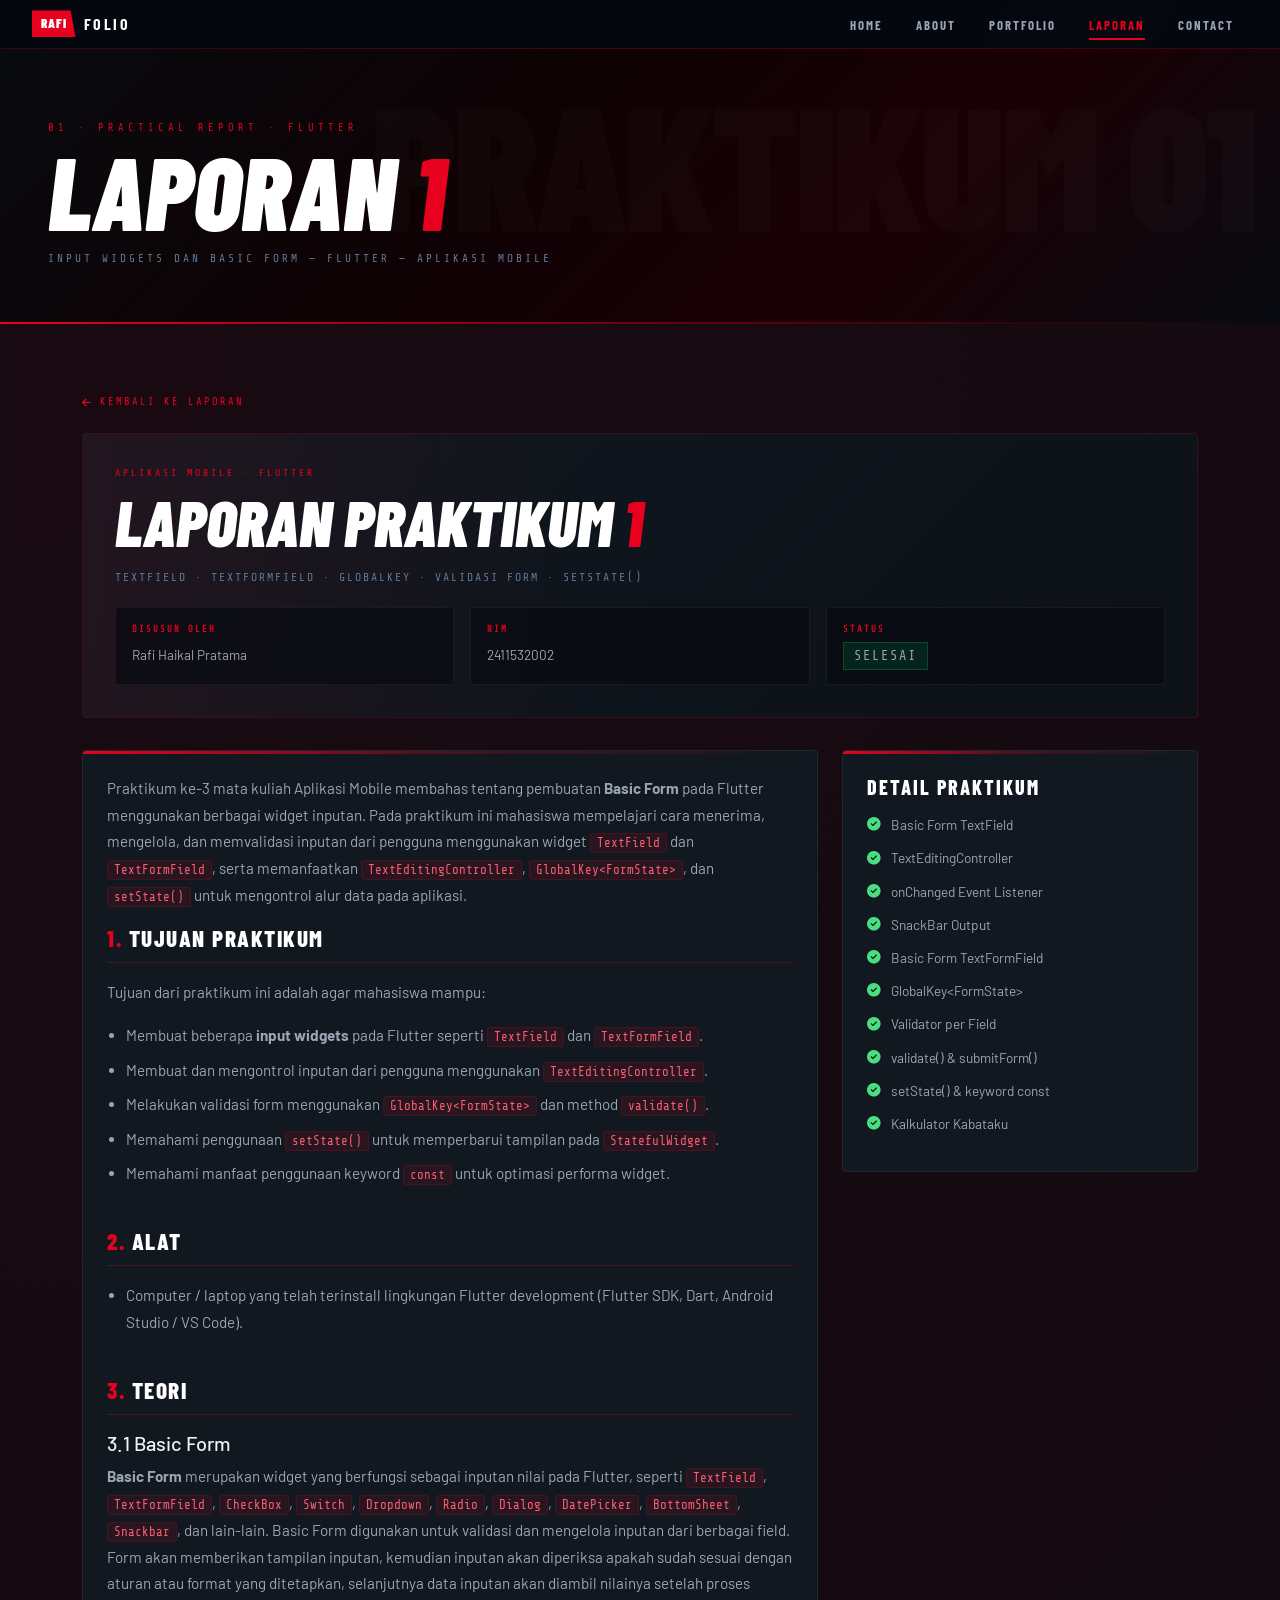
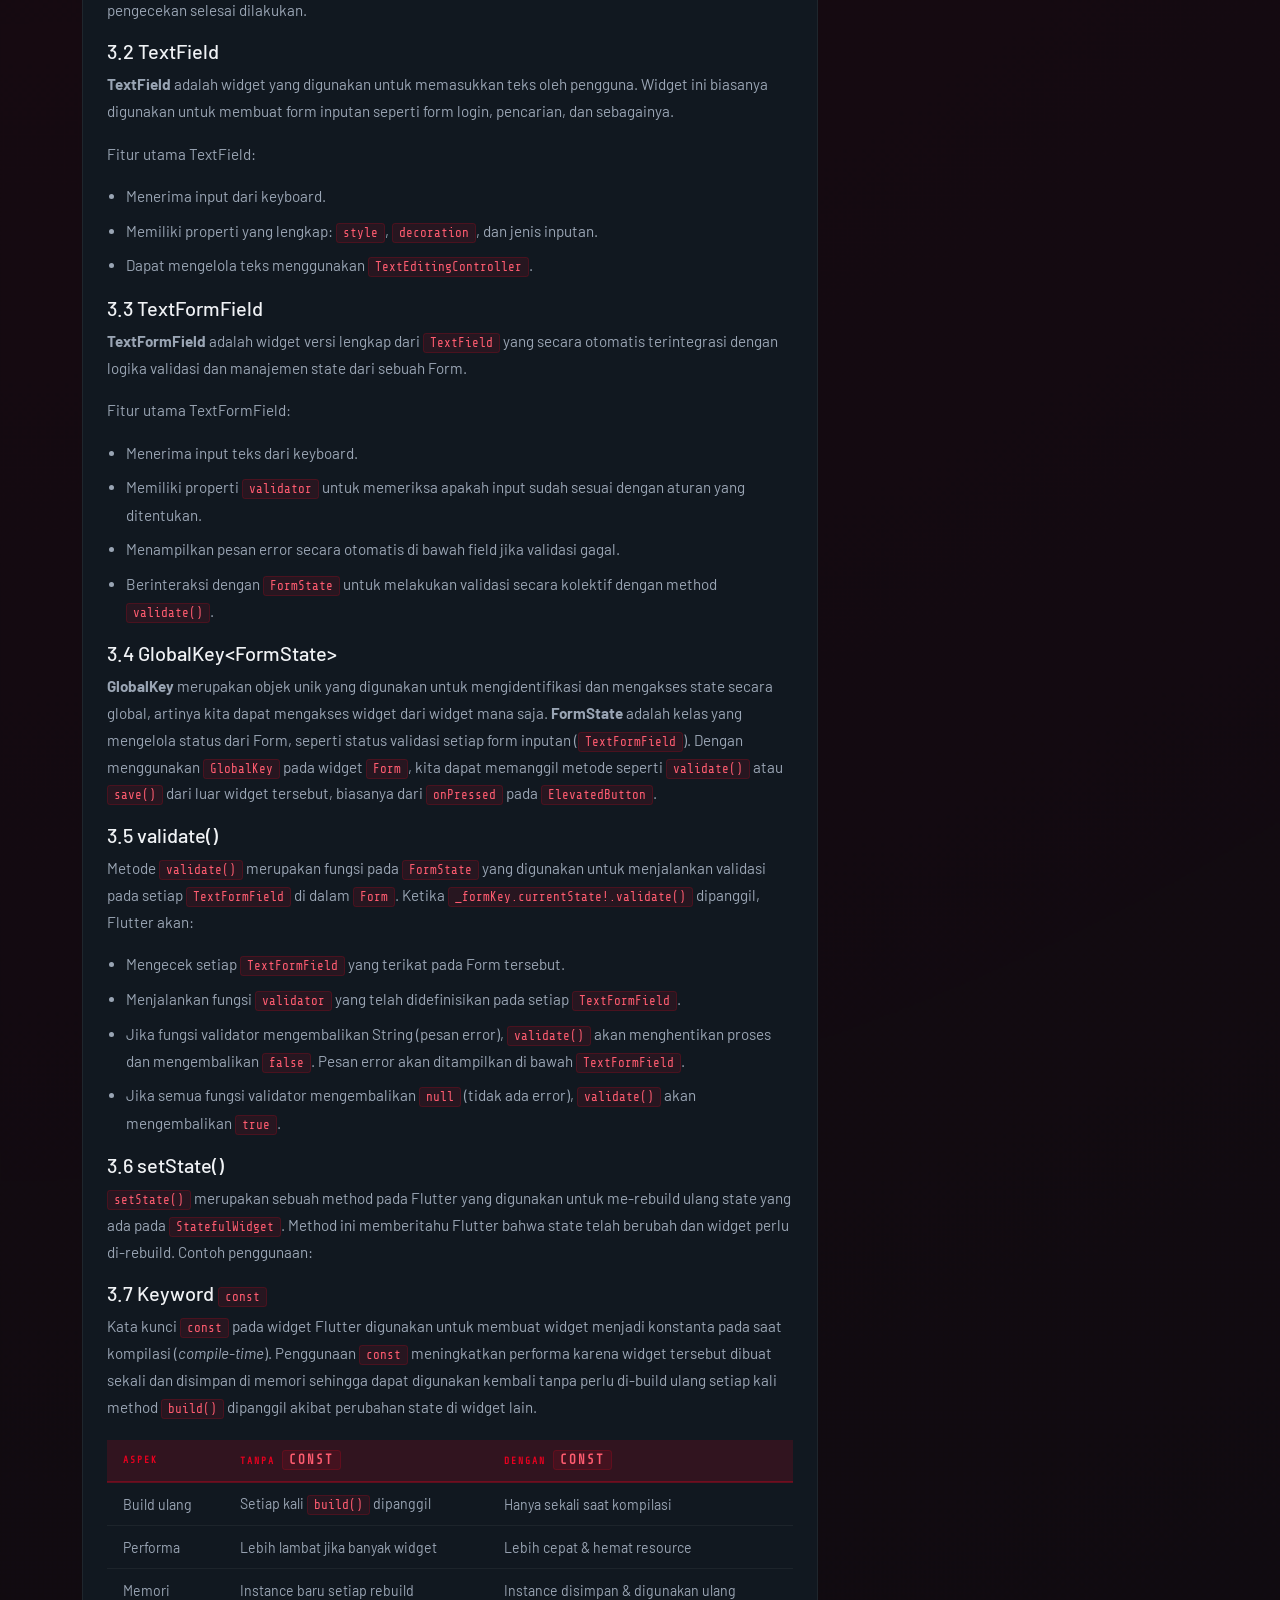
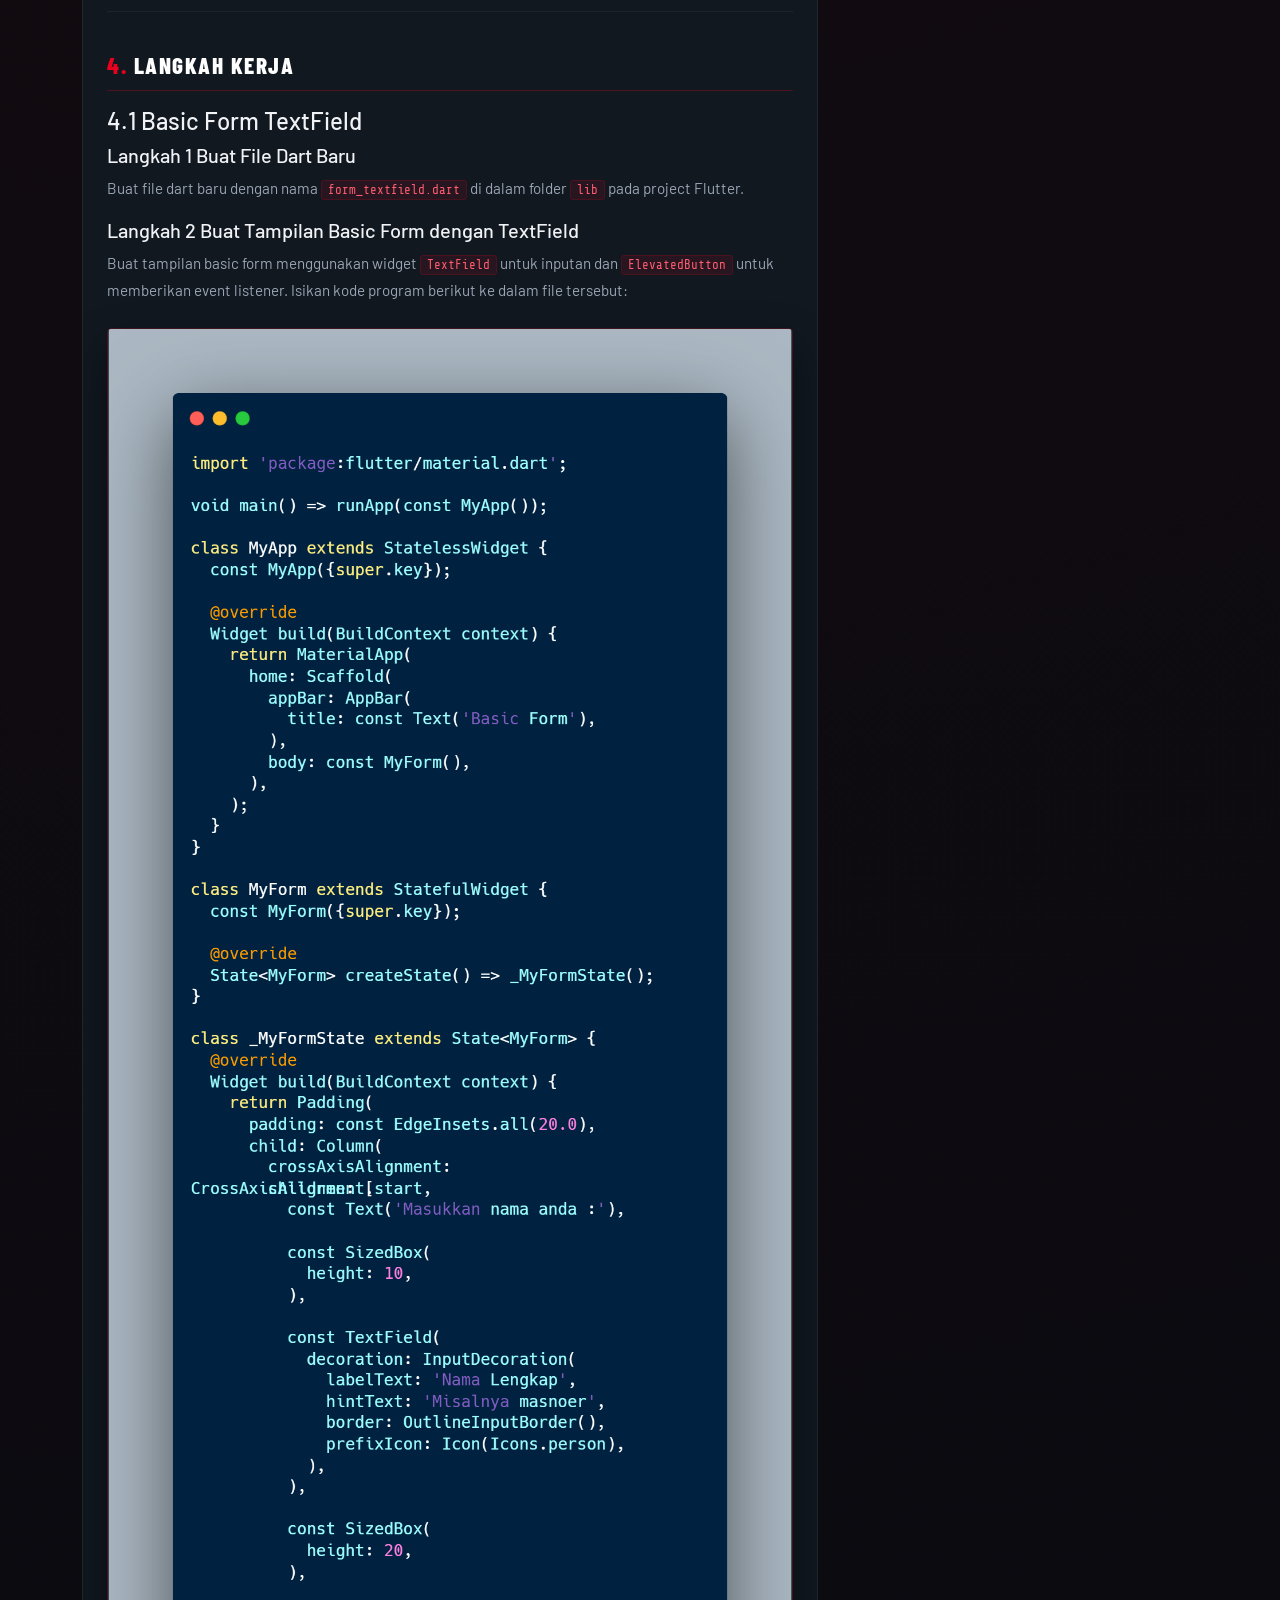
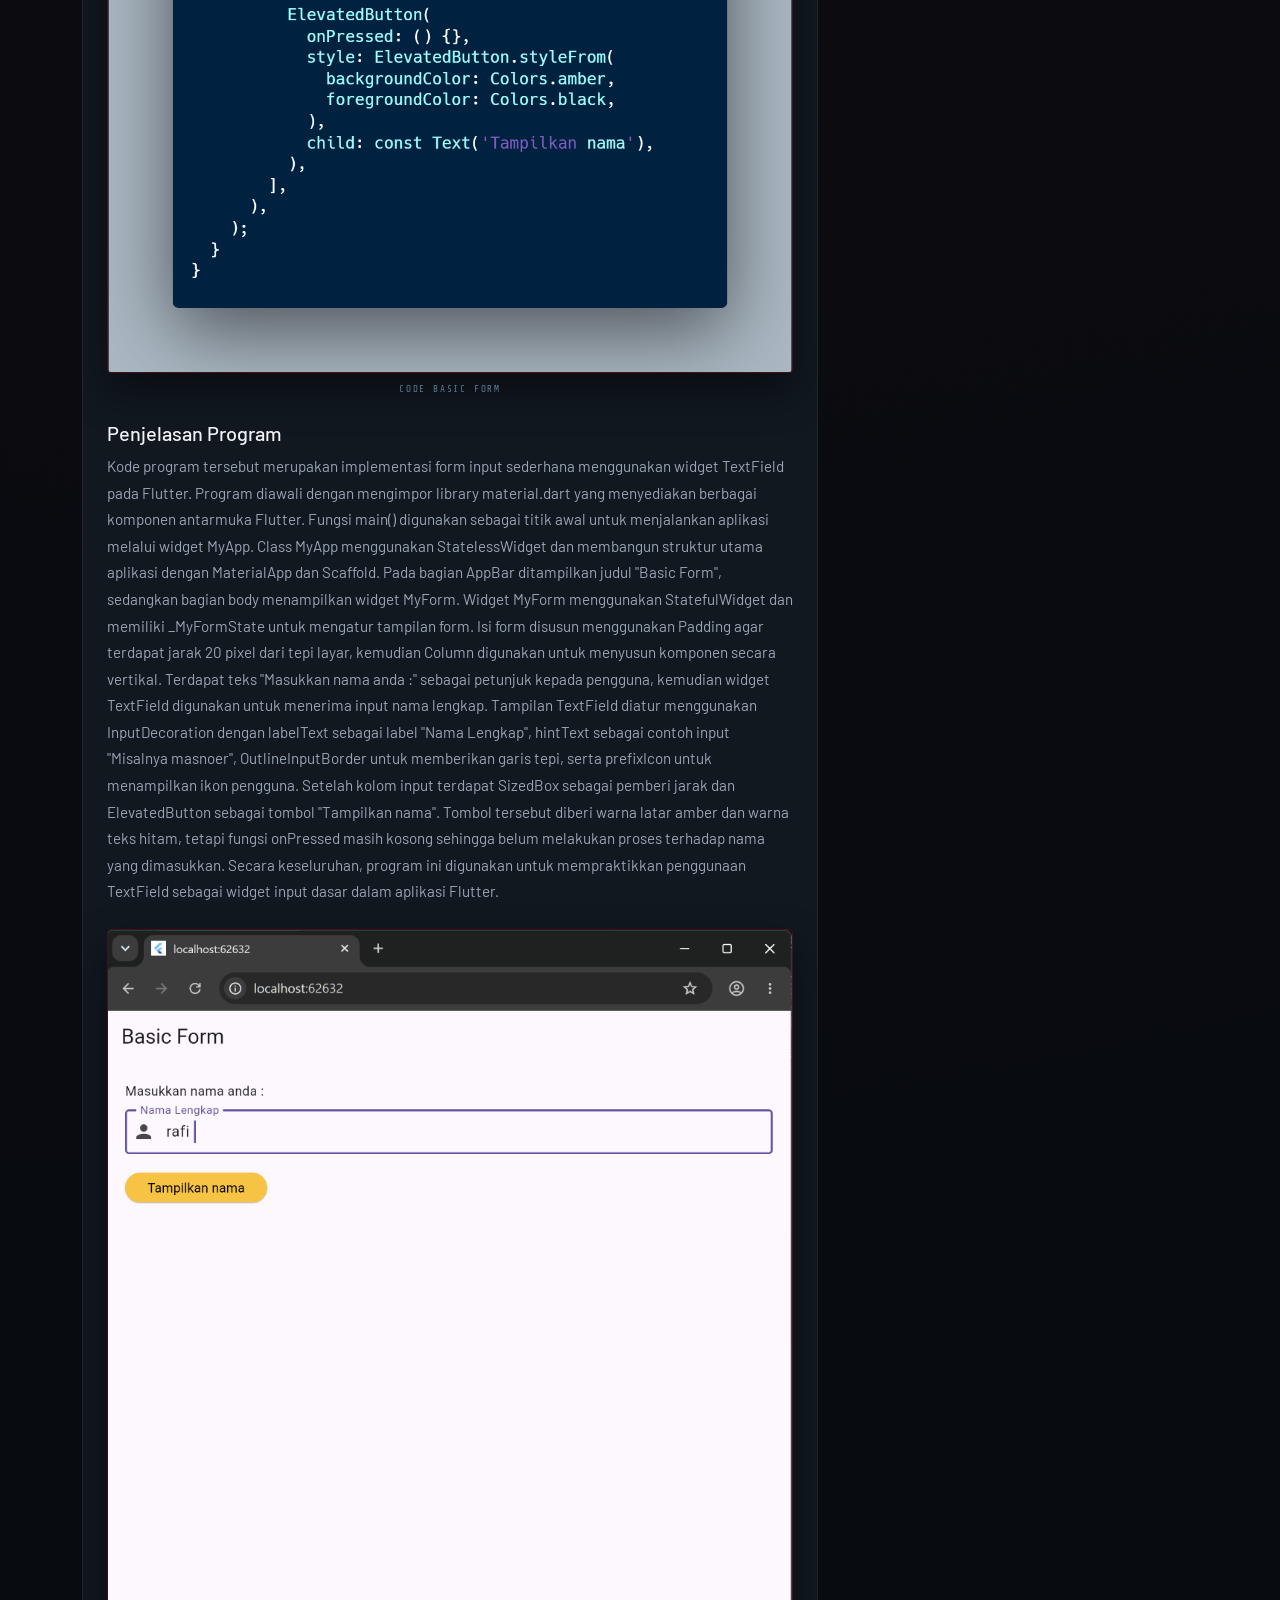
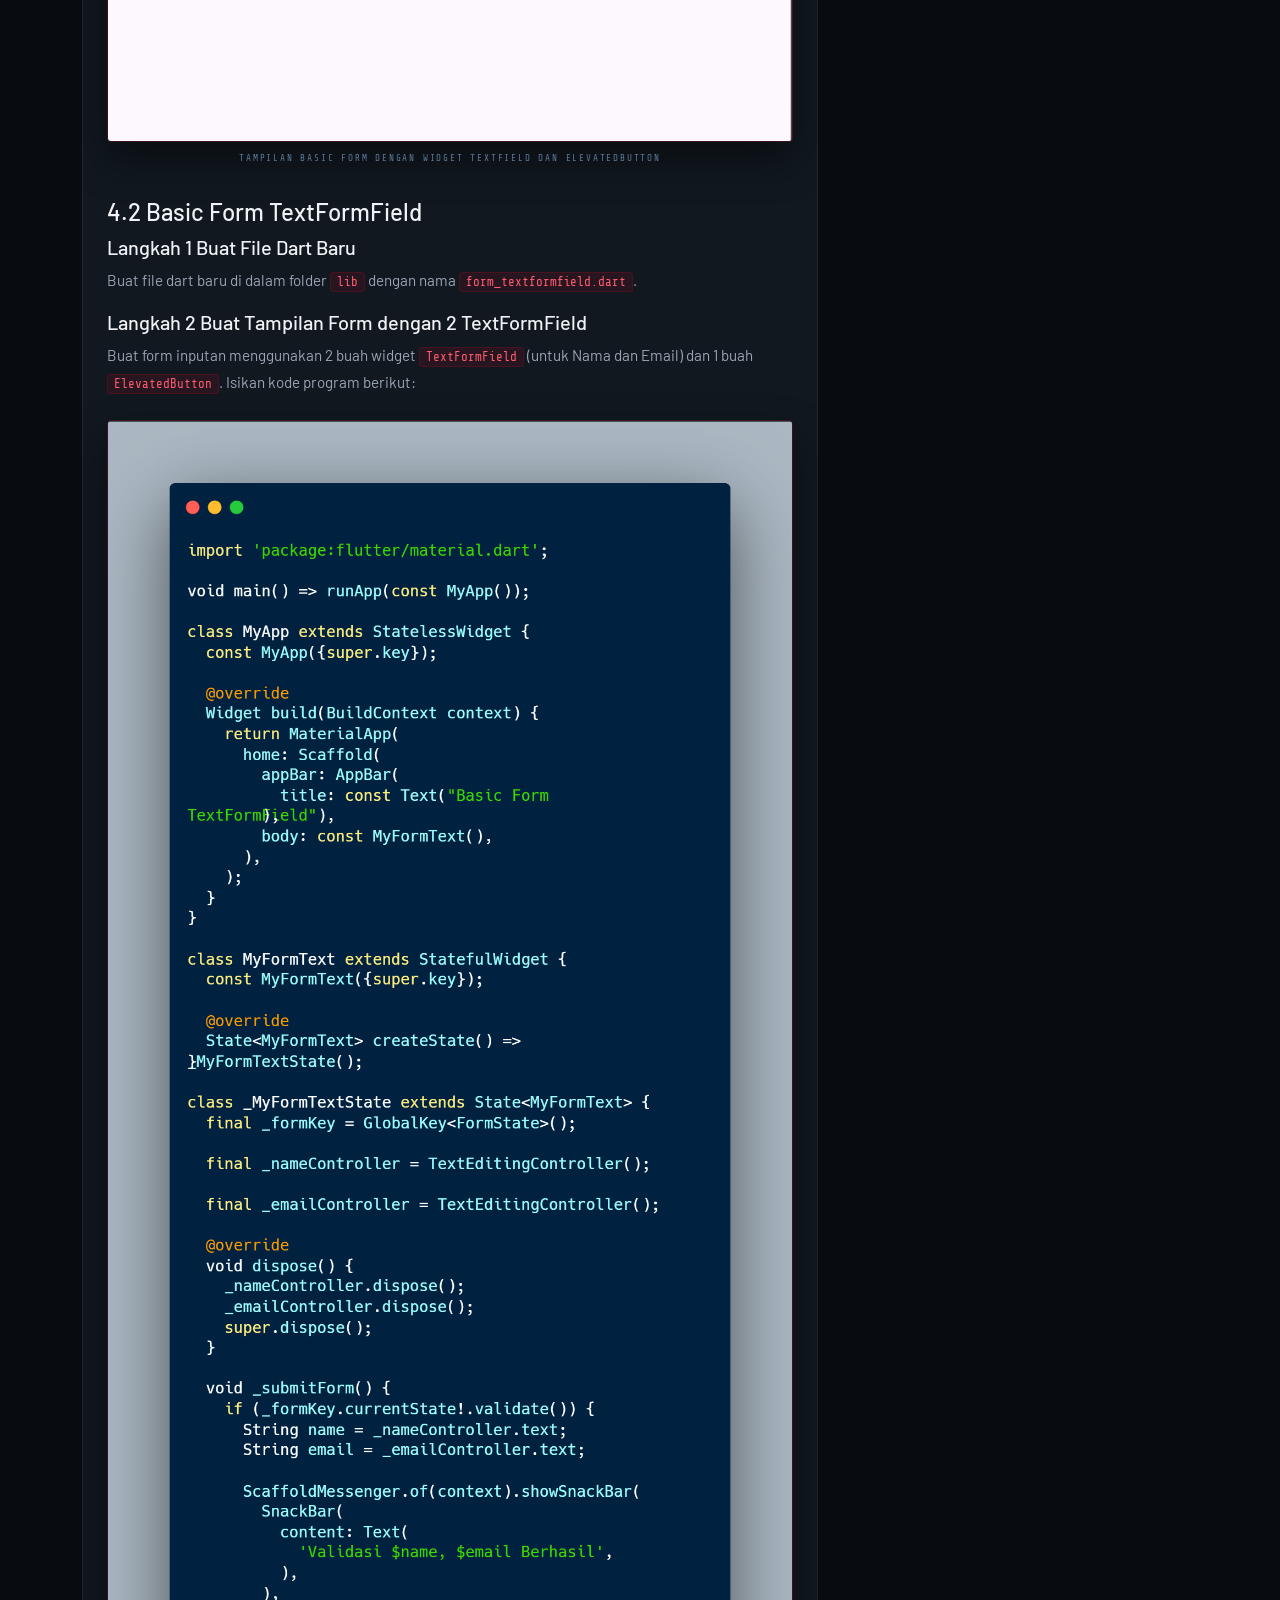
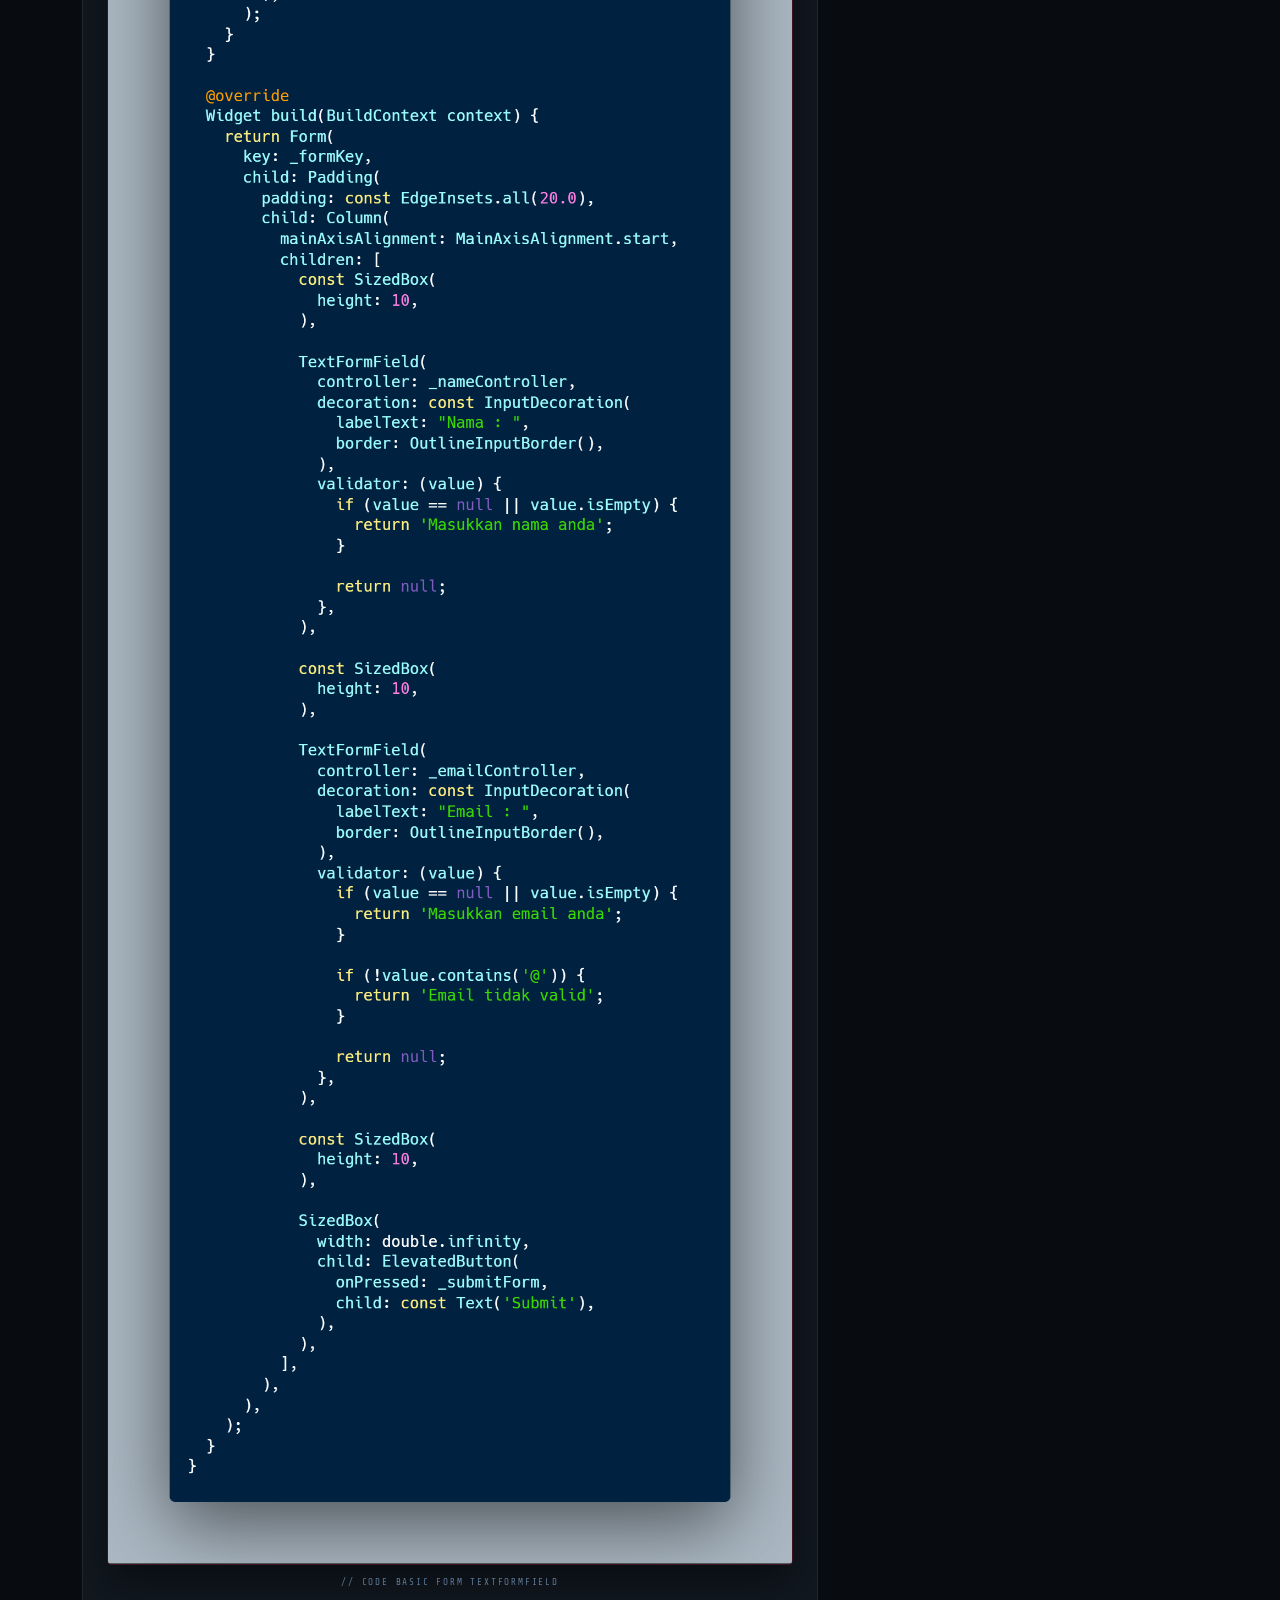
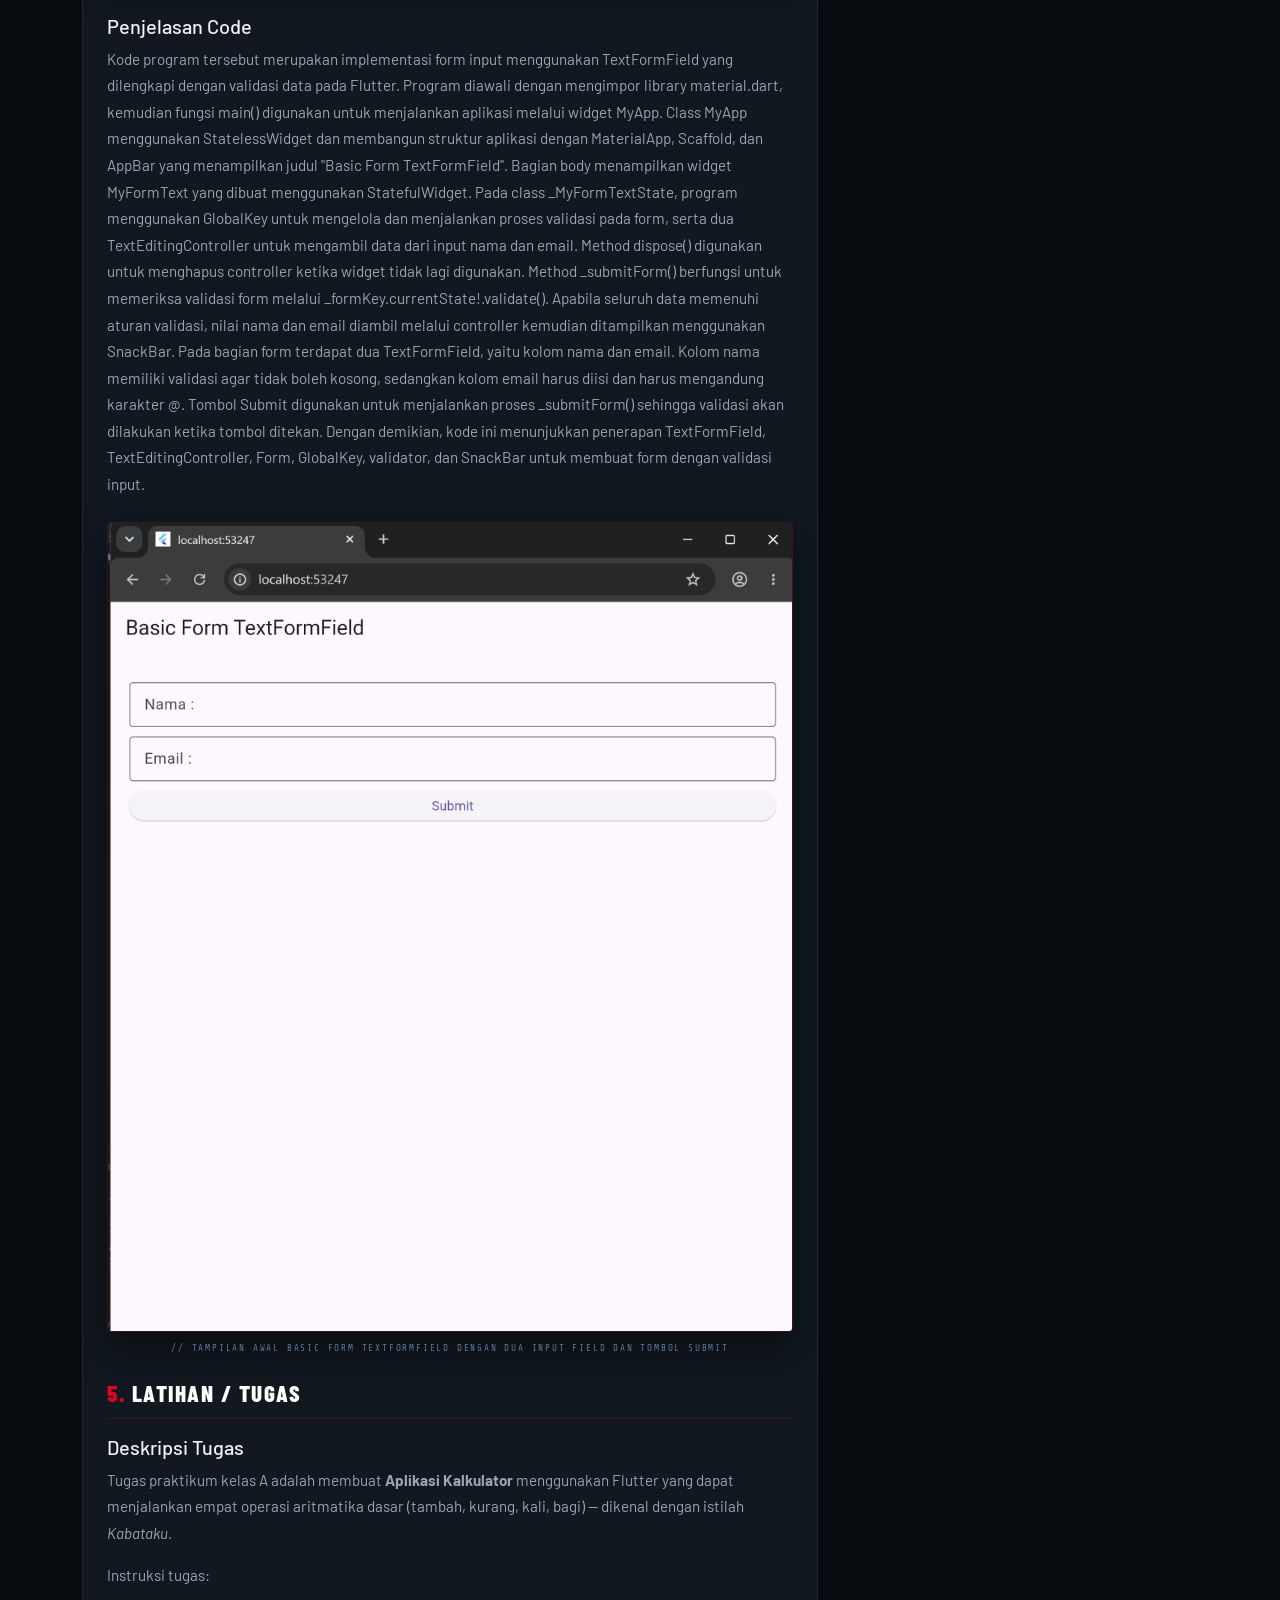
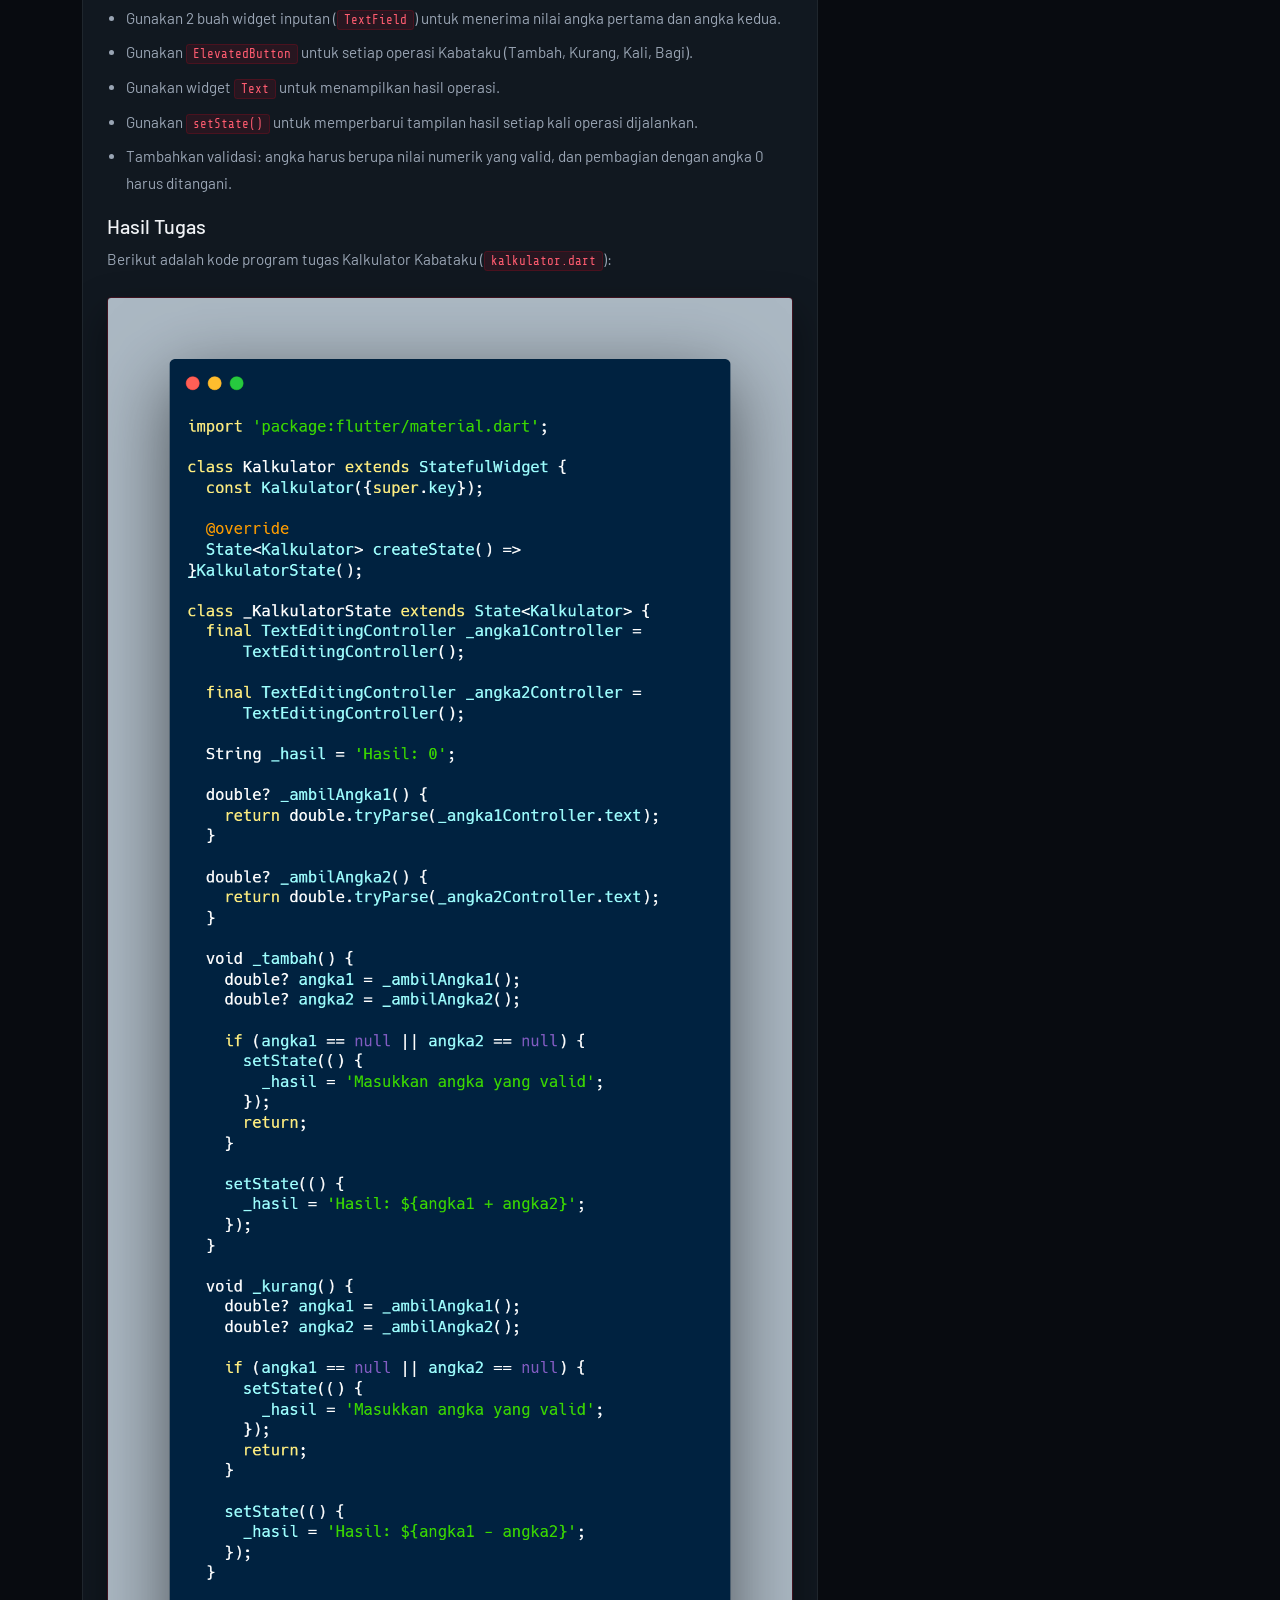
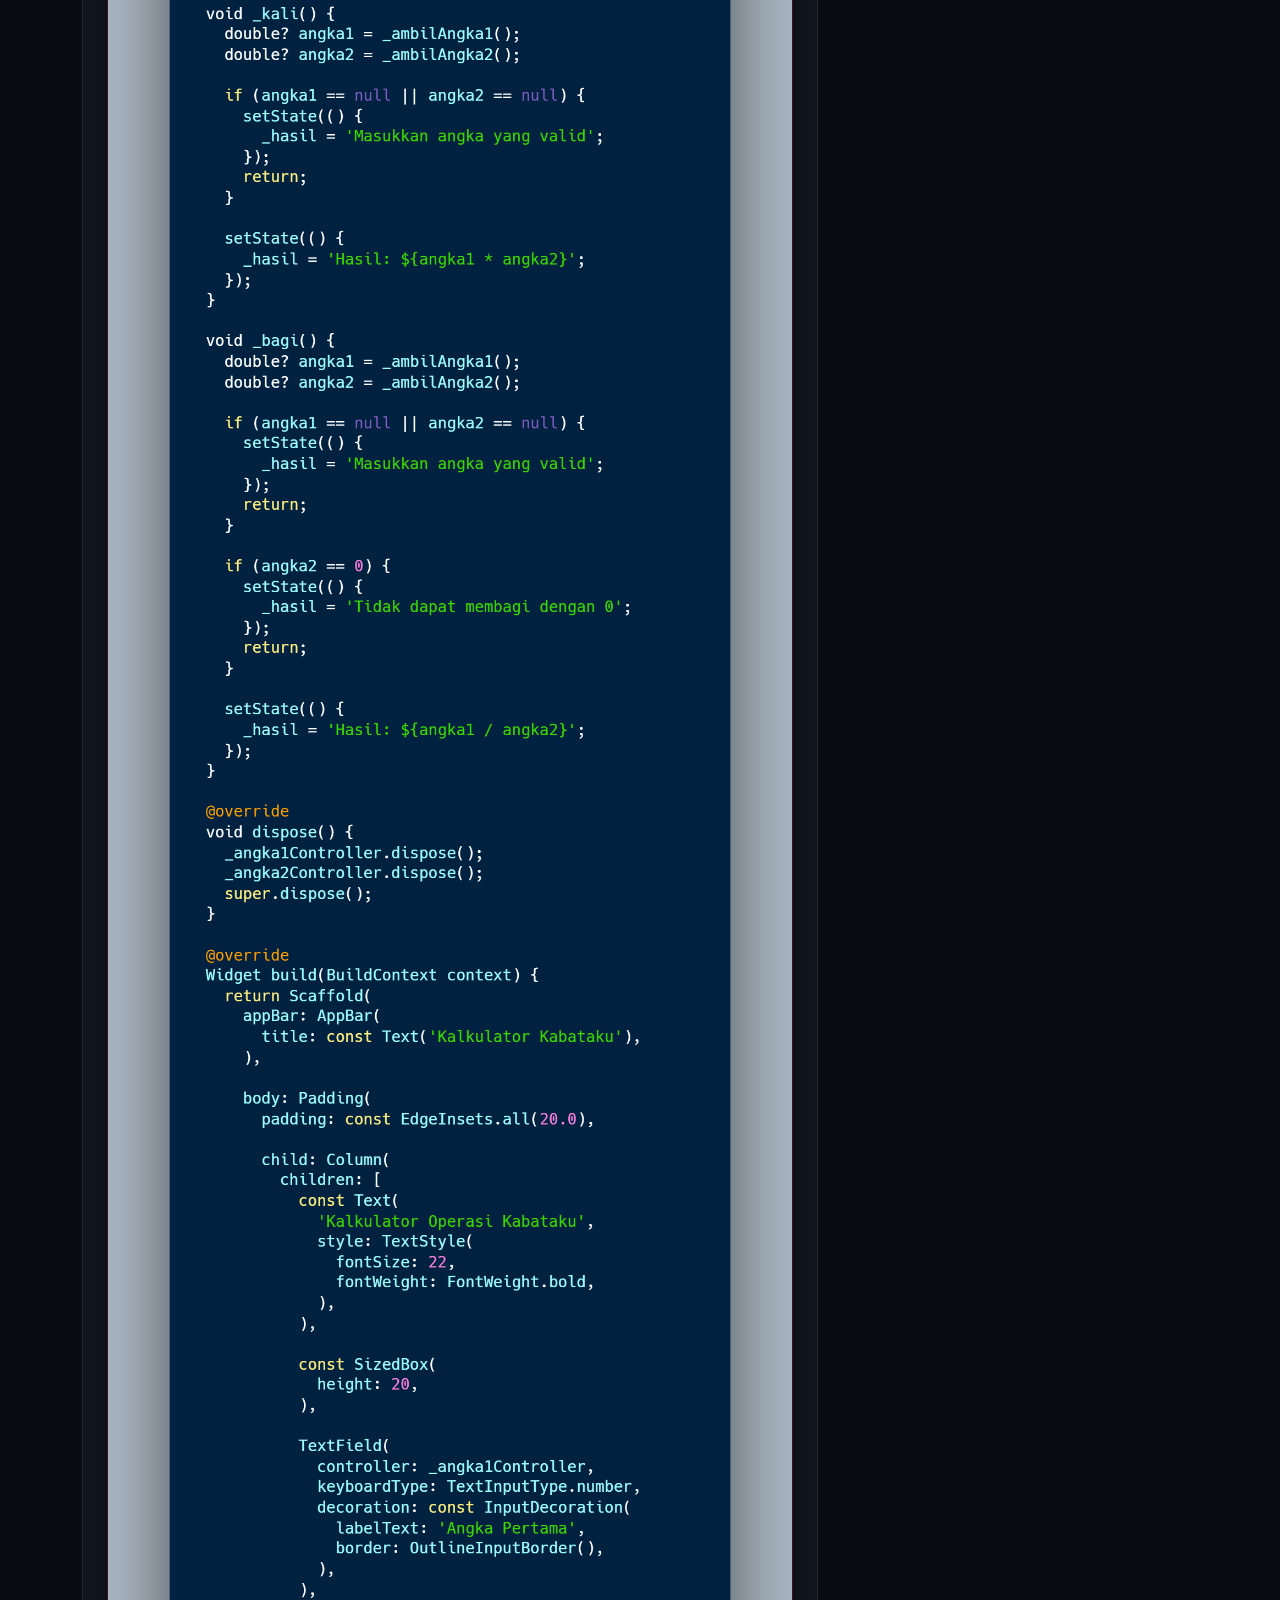
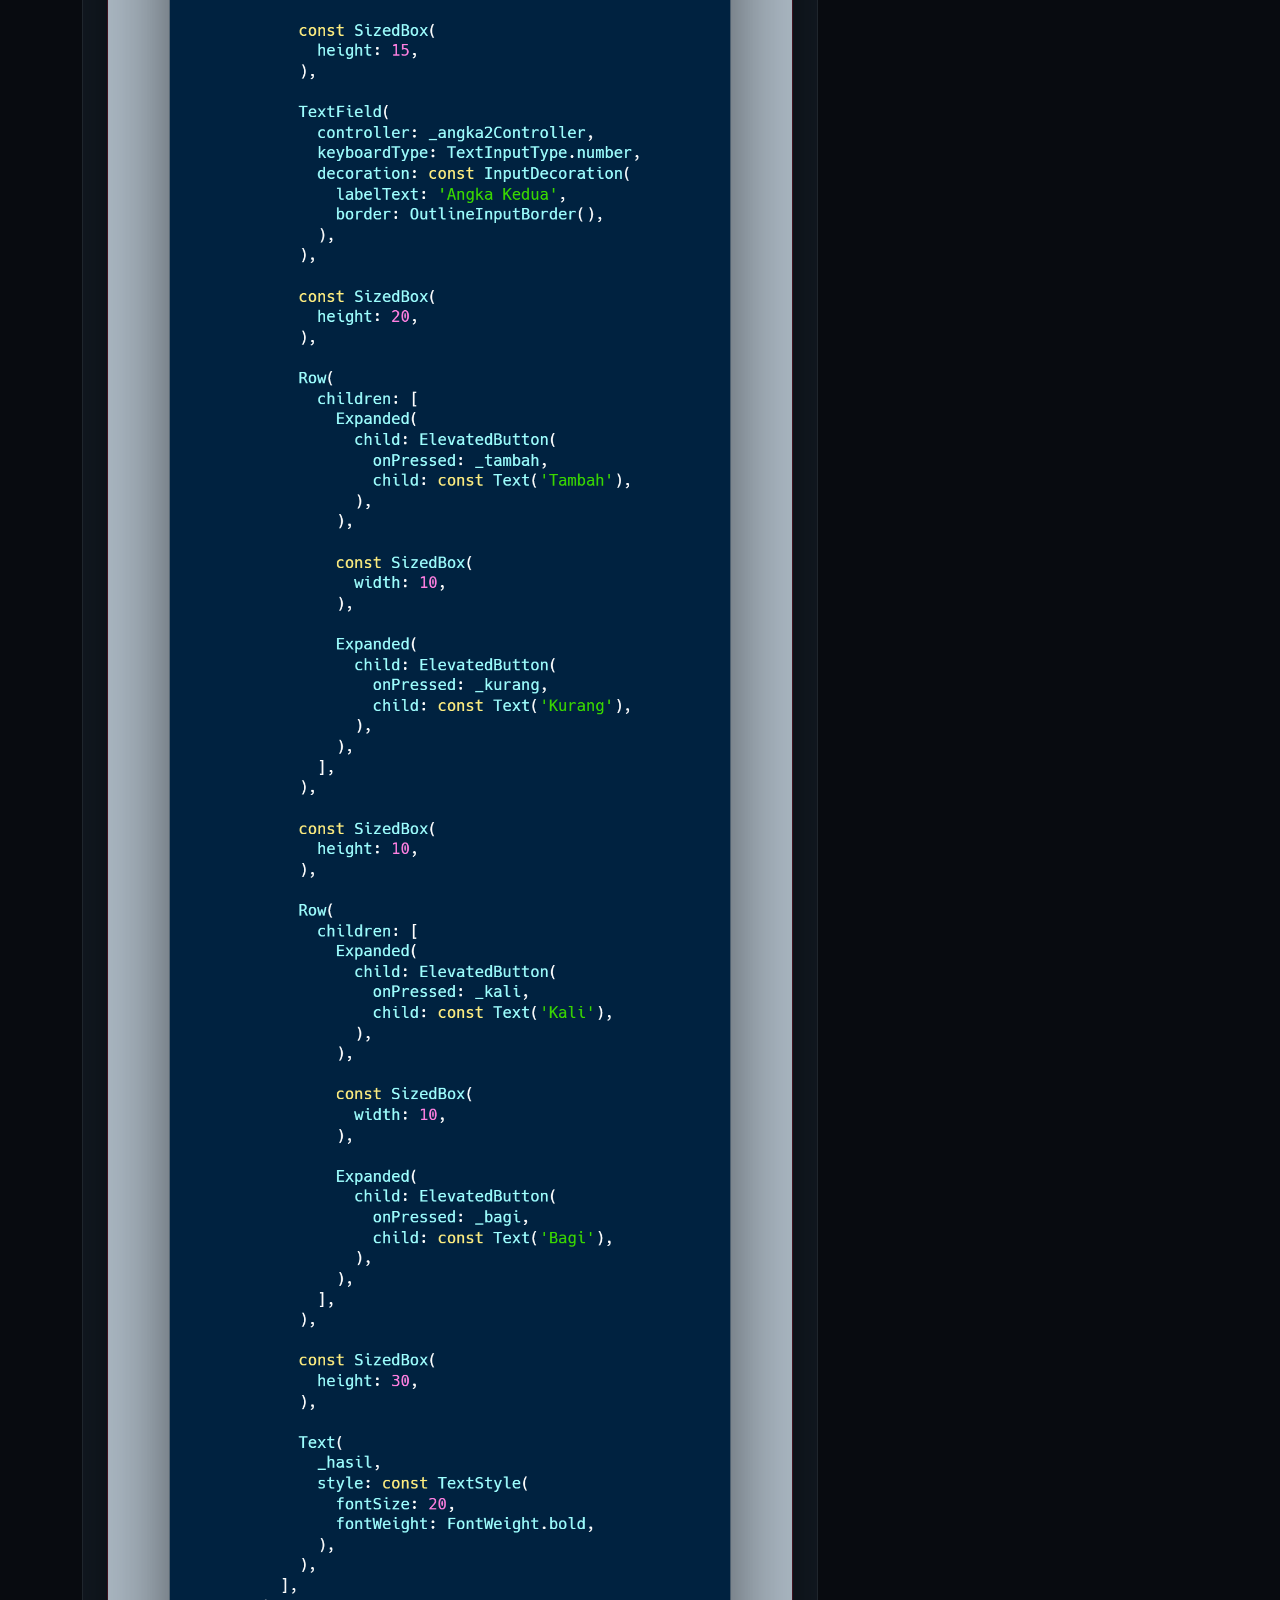
<file: prakapmob1.html>
<!doctype html>
<html lang="id">
  <head>
    <meta charset="UTF-8" />
    <meta name="viewport" content="width=device-width, initial-scale=1.0" />
    <meta name="description" content="Laporan Praktikum 9 Rafi Haikal Pratama" />
    <meta name="author" content="Rafi Haikal Pratama" />
    <title>Laporan Praktikum 9 | RAFI HAIKAL PRATAMA</title>

    <link href="https://cdn.jsdelivr.net/npm/bootstrap@5.3.2/dist/css/bootstrap.min.css" rel="stylesheet" />
    <link rel="icon" type="image/png" sizes="192x192" href="images/rafilogo-192x192.png" />
    <link rel="stylesheet" href="https://cdnjs.cloudflare.com/ajax/libs/font-awesome/6.5.2/css/all.min.css" />
    <link href="https://fonts.googleapis.com/css2?family=Barlow+Condensed:ital,wght@0,700;0,800;0,900;1,700;1,800;1,900&family=Barlow:wght@300;400;500&family=Share+Tech+Mono&display=swap" rel="stylesheet" />

    <!-- CSS mengikuti style global laporan (sama seperti laporan7.html: variabel :root, .site-nav, .lap-hero, .report-*, .side-card, dst) -->
  </head>

    <style>
      *,
      *::before,
      *::after {
        box-sizing: border-box;
      }

      :root {
        --red: #e8001f;
        --red-dim: rgba(232, 0, 31, 0.3);
        --surface: #0d1219;
        --surface2: #111820;
        --muted: #5c7896;
        --secondary: #9aa5b4;
        --f-display: "Barlow Condensed", sans-serif;
        --f-mono: "Share Tech Mono", monospace;
        --f-body: "Barlow", sans-serif;
      }

      body {
        background: #080b10;
        color: #f0f2f5;
        font-family: var(--f-body);
        overflow-x: hidden;
        margin: 0;
      }

      .site-nav {
        position: fixed;
        top: 0;
        left: 0;
        right: 0;
        z-index: 1050;
        background: rgba(6, 8, 16, 0.96);
        backdrop-filter: blur(18px);
        border-bottom: 1px solid rgba(204, 0, 24, 0.28);
        padding: 0.65rem 0;
      }

      .nav-inner {
        display: flex;
        align-items: center;
        justify-content: space-between;
        padding: 0 2rem;
      }

      .nav-brand {
        display: flex;
        align-items: center;
        gap: 0.5rem;
        text-decoration: none;
      }

      .nav-brand-box {
        font-family: var(--f-display);
        font-weight: 900;
        font-size: 0.82rem;
        letter-spacing: 1px;
        background: var(--red);
        color: #fff;
        padding: 0.22rem 0.55rem;
        clip-path: polygon(0 0, calc(100% - 5px) 0, 100% 100%, 0 100%);
      }

      .nav-brand-name {
        font-family: var(--f-display);
        font-weight: 700;
        font-size: 1rem;
        letter-spacing: 2.5px;
        text-transform: uppercase;
        color: #fff;
      }

      .nav-links {
        display: flex;
        align-items: center;
        gap: 0.25rem;
        list-style: none;
        margin: 0;
        padding: 0;
      }

      .nav-links a {
        font-family: var(--f-display);
        font-weight: 700;
        font-size: 0.8rem;
        letter-spacing: 2px;
        text-transform: uppercase;
        text-decoration: none;
        color: var(--secondary);
        padding: 0.45rem 0.9rem;
        position: relative;
        transition: color 0.2s;
      }

      .nav-links a.active { color: var(--red); }

      .nav-links a.active::after {
        content: "";
        position: absolute;
        bottom: 0;
        left: 0.9rem;
        right: 0.9rem;
        height: 2px;
        background: var(--red);
      }

      .nav-links a:not(.active):hover { color: #fff; }

      .nav-hamburger {
        display: none;
        flex-direction: column;
        gap: 5px;
        cursor: pointer;
        background: none;
        border: none;
        padding: 4px;
        z-index: 1100;
      }

      .nav-hamburger span {
        display: block;
        width: 24px;
        height: 2px;
        background: #fff;
        transition: all 0.3s;
        border-radius: 2px;
      }

      .nav-hamburger.open span:nth-child(1) { transform: translateY(7px) rotate(45deg); }
      .nav-hamburger.open span:nth-child(2) { opacity: 0; }
      .nav-hamburger.open span:nth-child(3) { transform: translateY(-7px) rotate(-45deg); }

      .mobile-nav {
        position: fixed;
        inset: 0;
        background: rgba(6, 8, 16, 0.98);
        backdrop-filter: blur(20px);
        z-index: 1040;
        display: flex;
        flex-direction: column;
        align-items: center;
        justify-content: center;
        gap: 2.2rem;
        transform: translateX(100%);
        transition: transform 0.35s cubic-bezier(0.4, 0, 0.2, 1);
        border-left: 3px solid var(--red);
      }

      .mobile-nav.open { transform: translateX(0); }

      .mobile-nav a {
        font-family: var(--f-display);
        font-weight: 900;
        font-style: italic;
        font-size: 2.4rem;
        letter-spacing: 3px;
        text-transform: uppercase;
        text-decoration: none;
        color: var(--secondary);
        transition: color 0.2s;
      }

      .mobile-nav a.active,
      .mobile-nav a:hover { color: var(--red); }

      .mobile-nav-close {
        position: absolute;
        top: 1.2rem;
        right: 1.5rem;
        background: none;
        border: none;
        color: var(--muted);
        font-size: 1.4rem;
        cursor: pointer;
      }

      .mobile-nav-slash {
        font-family: var(--f-display);
        font-weight: 900;
        font-size: 1rem;
        color: rgba(232, 0, 31, 0.4);
        letter-spacing: -2px;
        margin-top: 0.5rem;
      }

      /* HERO */
      .lap-hero {
        position: relative;
        min-height: 36vh;
        display: flex;
        align-items: flex-end;
        padding-top: 70px;
        overflow: hidden;
        background: #080b10;
      }

      .lap-hero::before {
        content: "";
        position: absolute;
        inset: 0;
        background: linear-gradient(135deg, #080b10 0%, #0e0204 40%, #1a0005 70%, #080b10 100%);
      }

      .lap-hero-ghost {
        position: absolute;
        right: 2%;
        top: 50%;
        transform: translateY(-50%);
        font-family: var(--f-display);
        font-weight: 900;
        font-size: clamp(4rem, 14vw, 11rem);
        color: rgba(255, 255, 255, 0.018);
        pointer-events: none;
        line-height: 1;
        letter-spacing: -4px;
        user-select: none;
      }

      .lap-hero-content {
        position: relative;
        z-index: 2;
        padding: 3rem 2rem 2.5rem 3rem;
      }

      .lap-hero-num {
        font-family: var(--f-mono);
        font-size: 0.65rem;
        letter-spacing: 4px;
        color: var(--red);
        margin-bottom: 0.5rem;
        display: block;
      }

      .lap-hero-title {
        font-family: var(--f-display);
        font-weight: 900;
        font-style: italic;
        font-size: clamp(3rem, 8vw, 6.5rem);
        line-height: 0.88;
        text-transform: uppercase;
        color: #fff;
        margin: 0;
      }

      .lap-hero-title span { color: var(--red); }

      .lap-hero-sub {
        font-family: var(--f-mono);
        font-size: 0.7rem;
        letter-spacing: 3px;
        color: var(--muted);
        text-transform: uppercase;
        margin-top: 1rem;
      }

      .lap-hero-line {
        position: absolute;
        bottom: 0;
        left: 0;
        right: 0;
        height: 2px;
        background: linear-gradient(90deg, var(--red) 0%, rgba(232, 0, 31, 0.3) 60%, transparent 100%);
      }

      /* FOOTER */
      .site-footer {
        background: #050810;
        border-top: 1px solid rgba(204, 0, 24, 0.25);
        padding: 3.5rem 0 1.5rem;
      }

      .ft-copy, .ft-built {
        font-family: var(--f-mono);
        font-size: 0.58rem;
        letter-spacing: 2px;
        color: var(--muted);
        text-transform: uppercase;
        margin: 0;
      }

      .ft-bottom {
        display: flex;
        justify-content: space-between;
        align-items: center;
        flex-wrap: wrap;
        gap: 0.5rem;
      }

      .ft-built .sl {
        color: var(--red);
        letter-spacing: -2px;
        font-size: 0.8rem;
      }

      .scroll-top {
        position: fixed;
        bottom: 1.7rem;
        right: 1.7rem;
        width: 42px;
        height: 42px;
        background: #cc0018;
        border-radius: 50%;
        display: flex;
        align-items: center;
        justify-content: center;
        color: #fff;
        text-decoration: none;
        font-size: 0.85rem;
        box-shadow: 0 4px 16px rgba(204, 0, 24, 0.5);
        transition: transform 0.2s, background 0.2s, opacity 0.3s;
        z-index: 999;
        opacity: 0;
      }

      .scroll-top.show { opacity: 1; }
      .scroll-top:hover { transform: translateY(-3px); background: var(--red); color: #fff; }

      /* REPORT */
      .report-sec {
        padding: 4rem 0;
        background:
          radial-gradient(circle at top left, rgba(232, 0, 31, 0.08), transparent 32%),
          #080b10;
      }

      .back-link {
        font-family: var(--f-mono);
        font-size: 0.65rem;
        letter-spacing: 2px;
        text-transform: uppercase;
        color: var(--red);
        text-decoration: none;
        display: inline-flex;
        align-items: center;
        gap: 0.45rem;
        margin-bottom: 1.4rem;
        transition: gap 0.2s, color 0.2s;
      }

      .back-link:hover { gap: 0.75rem; color: #ff3350; }

      .report-header {
        background: linear-gradient(135deg, rgba(17, 24, 32, 0.98), rgba(13, 18, 25, 0.96));
        border: 1px solid rgba(232, 0, 31, 0.18);
        border-radius: 4px;
        padding: 2rem;
        margin-bottom: 2rem;
        position: relative;
        overflow: hidden;
      }

      .report-header::before {
        content: "";
        position: absolute;
        inset: 0;
        background: linear-gradient(90deg, rgba(232, 0, 31, 0.16), transparent 45%);
        opacity: 0.5;
        pointer-events: none;
      }

      .report-header > * { position: relative; z-index: 2; }

      .report-label {
        font-family: var(--f-mono);
        font-size: 0.62rem;
        letter-spacing: 3px;
        color: var(--red);
        text-transform: uppercase;
        margin-bottom: 0.7rem;
      }

      .report-title {
        font-family: var(--f-display);
        font-weight: 900;
        font-style: italic;
        font-size: clamp(2.4rem, 5vw, 4.4rem);
        line-height: 0.95;
        text-transform: uppercase;
        color: #fff;
        margin-bottom: 1rem;
      }

      .report-title span { color: var(--red); }

      .report-subtitle {
        font-family: var(--f-mono);
        font-size: 0.72rem;
        letter-spacing: 2px;
        color: var(--muted);
        text-transform: uppercase;
        margin-bottom: 1.3rem;
      }

      .report-meta {
        display: grid;
        grid-template-columns: repeat(3, 1fr);
        gap: 1rem;
      }

      .meta-box {
        background: rgba(8, 11, 16, 0.7);
        border: 1px solid rgba(255, 255, 255, 0.06);
        padding: 0.9rem 1rem;
        border-radius: 3px;
      }

      .meta-box strong {
        display: block;
        font-family: var(--f-mono);
        font-size: 0.55rem;
        letter-spacing: 2px;
        color: var(--red);
        text-transform: uppercase;
        margin-bottom: 0.35rem;
      }

      .meta-box span { color: var(--secondary); font-size: 0.85rem; }

      .status-done {
        display: inline-block;
        font-family: var(--f-mono);
        font-size: 0.55rem;
        letter-spacing: 2px;
        text-transform: uppercase;
        background: rgba(0, 200, 100, 0.12);
        color: #4ade80;
        border: 1px solid rgba(0, 200, 100, 0.25);
        padding: 3px 10px;
      }

      .report-card, .side-card {
        background: var(--surface2);
        border: 1px solid rgba(255, 255, 255, 0.06);
        border-radius: 4px;
        padding: 1.5rem;
        position: relative;
        overflow: hidden;
      }

      .report-card::before, .side-card::before {
        content: "";
        position: absolute;
        top: 0;
        left: 0;
        right: 0;
        height: 3px;
        background: linear-gradient(90deg, var(--red), rgba(232, 0, 31, 0.25), transparent);
      }

      .report-section { margin-bottom: 2.5rem; }
      .report-section:last-child { margin-bottom: 0; }

      .section-title {
        font-family: var(--f-display);
        font-weight: 800;
        font-size: 1.45rem;
        letter-spacing: 1.5px;
        text-transform: uppercase;
        color: #fff;
        border-bottom: 1px solid rgba(232, 0, 31, 0.28);
        padding-bottom: 0.6rem;
        margin-bottom: 1rem;
      }

      .section-title span { color: var(--red); }

      .sub-title {
        font-family: var(--f-display);
        font-weight: 800;
        letter-spacing: 1px;
        color: var(--red);
        font-size: 1rem;
        text-transform: uppercase;
        margin: 1.5rem 0 0.75rem;
      }

      .sub-title:first-of-type { margin-top: 0; }

      .report-text {
        color: var(--secondary);
        line-height: 1.75;
        font-size: 0.95rem;
        margin-bottom: 1rem;
      }

      .report-list {
        color: var(--secondary);
        line-height: 1.8;
        font-size: 0.95rem;
        padding-left: 1.2rem;
      }

      .report-list li { margin-bottom: 0.45rem; }

      code {
        color: #ff5c70;
        background: rgba(232, 0, 31, 0.1);
        border: 1px solid rgba(232, 0, 31, 0.18);
        padding: 2px 6px;
        border-radius: 3px;
        font-family: var(--f-mono);
        font-size: 0.78rem;
      }

      .report-img-box { margin: 1.5rem 0; text-align: center; }

      .report-img {
        width: 100%;
        max-width: 760px;
        border-radius: 4px;
        border: 1px solid rgba(232, 0, 31, 0.22);
        box-shadow: 0 18px 40px rgba(0, 0, 0, 0.45);
      }

      .img-caption {
        margin-top: 0.65rem;
        font-family: var(--f-mono);
        font-size: 0.58rem;
        letter-spacing: 1.8px;
        color: var(--muted);
        text-transform: uppercase;
      }

      /* ERD diagram boxes */
      .erd-wrap {
        display: flex;
        gap: 1.5rem;
        flex-wrap: wrap;
        margin: 1.5rem 0;
        align-items: flex-start;
      }

      .erd-entity {
        background: rgba(8, 11, 16, 0.85);
        border: 1px solid rgba(232, 0, 31, 0.3);
        border-radius: 4px;
        overflow: hidden;
        min-width: 180px;
        flex: 1;
      }

      .erd-entity-header {
        background: rgba(232, 0, 31, 0.18);
        padding: 0.5rem 1rem;
        font-family: var(--f-mono);
        font-size: 0.65rem;
        letter-spacing: 2px;
        color: var(--red);
        text-transform: uppercase;
        text-align: center;
        border-bottom: 1px solid rgba(232, 0, 31, 0.25);
      }

      .erd-row {
        display: flex;
        gap: 0.5rem;
        padding: 0.3rem 1rem;
        border-bottom: 1px solid rgba(255, 255, 255, 0.04);
        font-size: 0.78rem;
        align-items: center;
      }

      .erd-row:last-child { border-bottom: none; }

      .erd-type {
        font-family: var(--f-mono);
        color: var(--muted);
        font-size: 0.62rem;
        min-width: 52px;
      }

      .erd-col { color: var(--secondary); flex: 1; }

      .erd-badge {
        font-family: var(--f-mono);
        font-size: 0.5rem;
        letter-spacing: 1px;
        padding: 1px 6px;
        border-radius: 2px;
      }

      .erd-pk { background: rgba(232, 0, 31, 0.15); color: #ff5c70; border: 1px solid rgba(232, 0, 31, 0.25); }
      .erd-fk { background: rgba(59, 130, 246, 0.12); color: #60a5fa; border: 1px solid rgba(59, 130, 246, 0.25); }
      .erd-uk { background: rgba(250, 204, 21, 0.1); color: #fcd34d; border: 1px solid rgba(250, 204, 21, 0.2); }

      .erd-connector {
        display: flex;
        flex-direction: column;
        align-items: center;
        justify-content: center;
        gap: 0.3rem;
        padding: 0 0.5rem;
        color: var(--muted);
        font-family: var(--f-mono);
        font-size: 0.55rem;
        letter-spacing: 1px;
        text-transform: uppercase;
        text-align: center;
        min-width: 70px;
      }

      .erd-connector i { color: rgba(232, 0, 31, 0.5); font-size: 1rem; }

      /* Tabel */
      .report-table {
        width: 100%;
        border-collapse: collapse;
        margin: 1.2rem 0;
        font-size: 0.88rem;
      }

      .report-table thead tr {
        background: rgba(232, 0, 31, 0.15);
        border-bottom: 2px solid rgba(232, 0, 31, 0.35);
      }

      .report-table th {
        font-family: var(--f-mono);
        font-size: 0.6rem;
        letter-spacing: 2px;
        text-transform: uppercase;
        color: var(--red);
        padding: 0.7rem 1rem;
        text-align: left;
      }

      .report-table td {
        color: var(--secondary);
        padding: 0.65rem 1rem;
        border-bottom: 1px solid rgba(255, 255, 255, 0.05);
      }

      .report-table tbody tr:hover { background: rgba(232, 0, 31, 0.04); }

      .badge-rel {
        font-family: var(--f-mono);
        font-size: 0.58rem;
        letter-spacing: 1px;
        padding: 2px 8px;
        border-radius: 2px;
        white-space: nowrap;
      }

      .badge-otm { background: rgba(59, 130, 246, 0.12); color: #60a5fa; border: 1px solid rgba(59, 130, 246, 0.2); }
      .badge-mto { background: rgba(250, 204, 21, 0.1); color: #fcd34d; border: 1px solid rgba(250, 204, 21, 0.18); }
      .badge-mtm { background: rgba(168, 85, 247, 0.12); color: #c084fc; border: 1px solid rgba(168, 85, 247, 0.2); }

      .badge-method {
        font-family: var(--f-mono);
        font-size: 0.6rem;
        letter-spacing: 1px;
        background: rgba(232, 0, 31, 0.12);
        color: #ff5c70;
        border: 1px solid rgba(232, 0, 31, 0.2);
        padding: 2px 8px;
        border-radius: 2px;
      }

      /* Side card */
      .side-card { position: sticky; top: 95px; }

      .side-title {
        font-family: var(--f-display);
        font-weight: 800;
        letter-spacing: 2px;
        text-transform: uppercase;
        color: #fff;
        margin-bottom: 1rem;
      }

      .side-list { list-style: none; padding: 0; margin: 0; }

      .side-list li {
        display: flex;
        gap: 0.6rem;
        align-items: flex-start;
        color: var(--secondary);
        font-size: 0.85rem;
        margin-bottom: 0.8rem;
      }

      .side-list i { color: #4ade80; margin-top: 0.2rem; }

      .side-divider {
        border: none;
        border-top: 1px solid rgba(255,255,255,0.06);
        margin: 1.2rem 0;
      }

      .side-label {
        font-family: var(--f-mono);
        font-size: 0.55rem;
        letter-spacing: 2px;
        color: var(--red);
        text-transform: uppercase;
        margin-bottom: 0.7rem;
      }

      .rel-pill {
        display: inline-flex;
        align-items: center;
        gap: 0.4rem;
        font-family: var(--f-mono);
        font-size: 0.6rem;
        letter-spacing: 1px;
        padding: 4px 10px;
        border-radius: 2px;
        margin-bottom: 0.5rem;
        width: 100%;
      }

      .rel-pill-otm { background: rgba(59, 130, 246, 0.1); color: #60a5fa; border: 1px solid rgba(59, 130, 246, 0.18); }
      .rel-pill-mtm { background: rgba(168, 85, 247, 0.1); color: #c084fc; border: 1px solid rgba(168, 85, 247, 0.18); }

      @media (max-width: 991px) {
        .nav-hamburger { display: flex; }
        .nav-links { display: none; }
        .side-card { position: static; }
        .report-meta { grid-template-columns: 1fr; }
        .erd-connector { min-width: 40px; }
      }

      @media (max-width: 768px) {
        .lap-hero-content { padding: 2.5rem 1.5rem 2rem; }
        .report-header { padding: 1.4rem; }
        .report-card, .side-card { padding: 1.2rem; }
        .erd-wrap { flex-direction: column; }
        .erd-connector { flex-direction: row; padding: 0.5rem 0; }
      }

            /* ── GITHUB BOX ── */
      .github-box {
        display: flex;
        align-items: center;
        justify-content: space-between;
        gap: 1rem;
        flex-wrap: wrap;
        background: rgba(8, 11, 16, 0.8);
        border: 1px solid rgba(255, 255, 255, 0.08);
        border-radius: 6px;
        padding: 1.1rem 1.4rem;
        margin-top: 1.5rem;
      }

      .github-box-left {
        display: flex;
        align-items: center;
        gap: 1rem;
      }

      .github-box-icon {
        font-size: 2rem;
        color: var(--secondary);
        flex-shrink: 0;
      }

      .github-box-label {
        font-family: var(--f-mono);
        font-size: 0.55rem;
        letter-spacing: 2px;
        color: var(--red);
        text-transform: uppercase;
        margin-bottom: 0.25rem;
      }

      .github-box-repo {
        font-family: var(--f-mono);
        font-size: 0.8rem;
        color: #fff;
        letter-spacing: 0.5px;
      }

      .github-box-btn {
        display: inline-flex;
        align-items: center;
        gap: 0.5rem;
        font-family: var(--f-display);
        font-weight: 700;
        font-size: 0.82rem;
        letter-spacing: 1.5px;
        text-transform: uppercase;
        text-decoration: none;
        color: #fff;
        background: var(--red);
        padding: 0.55rem 1.2rem;
        border-radius: 4px;
        white-space: nowrap;
        transition: background 0.2s, transform 0.15s;
      }

      .github-box-btn:hover {
        background: #ff1f3a;
        color: #fff;
        transform: translateY(-2px);
      }
    </style>
  </head>

  <body>

    <!-- ============================================================
         NAVBAR
    ============================================================ -->
    <nav class="site-nav">
      <div class="nav-inner">
        <a class="nav-brand" href="index.html">
          <span class="nav-brand-box">RAFI</span>
          <span class="nav-brand-name">FOLIO</span>
        </a>

        <ul class="nav-links">
          <li><a href="index.html">HOME</a></li>
          <li><a href="about.html">ABOUT</a></li>
          <li><a href="portofolio.html">PORTFOLIO</a></li>
          <li><a href="laporan.html" class="active">LAPORAN</a></li>
          <li><a href="kontak.html">CONTACT</a></li>
        </ul>

        <button class="nav-hamburger" id="hamburger" aria-label="Toggle menu" aria-expanded="false">
          <span></span><span></span><span></span>
        </button>
      </div>
    </nav>

    <!-- MOBILE NAV -->
    <div class="mobile-nav" id="mobileNav">
      <button class="mobile-nav-close" id="mobileNavClose"><i class="fas fa-times"></i></button>
      <a href="index.html">HOME</a>
      <a href="about.html">ABOUT</a>
      <a href="portofolio.html">PORTFOLIO</a>
      <a href="laporan.html" class="active">LAPORAN</a>
      <a href="kontak.html">CONTACT</a>
      <div class="mobile-nav-slash">///</div>
    </div>

    <!-- ============================================================
         HERO
    ============================================================ -->
    <section class="lap-hero">
      <div class="lap-hero-ghost">PRAKTIKUM 01</div>
      <div class="lap-hero-content">
        <span class="lap-hero-num">01 · PRACTICAL REPORT · FLUTTER</span>
        <h1 class="lap-hero-title">LAPORAN <span>1</span></h1>
        <p class="lap-hero-sub">Input Widgets dan Basic Form — Flutter — Aplikasi Mobile</p>
      </div>
      <div class="lap-hero-line"></div>
    </section>

    <!-- ============================================================
         ISI LAPORAN
    ============================================================ -->
    <section class="report-sec">
      <div class="container">
        <a href="laporan.html" class="back-link">
          <i class="fas fa-arrow-left"></i> Kembali ke Laporan
        </a>

        <!-- HEADER -->
        <div class="report-header">
          <div class="report-label">Aplikasi Mobile · Flutter</div>
          <h1 class="report-title">Laporan Praktikum <span>1</span></h1>
          <p class="report-subtitle">TextField · TextFormField · GlobalKey · Validasi Form · setState()</p>

          <div class="report-meta">
            <div class="meta-box">
              <strong>Disusun Oleh</strong>
              <span>Rafi Haikal Pratama</span>
            </div>
            <div class="meta-box">
              <strong>NIM</strong>
              <span>2411532002</span>
            </div>
            <div class="meta-box">
              <strong>Status</strong>
              <span class="status-done">Selesai</span>
            </div>
          </div>
        </div>

        <div class="row g-4">

          <!-- ======================================================
               KONTEN UTAMA
          ====================================================== -->
          <div class="col-lg-8">
            <div class="report-card">

              <!-- INTRO -->
              <p class="report-text">
                Praktikum ke-3 mata kuliah Aplikasi Mobile membahas tentang pembuatan <strong>Basic Form</strong> pada Flutter menggunakan berbagai widget inputan. Pada praktikum ini mahasiswa mempelajari cara menerima, mengelola, dan memvalidasi inputan dari pengguna menggunakan widget <code>TextField</code> dan <code>TextFormField</code>, serta memanfaatkan <code>TextEditingController</code>, <code>GlobalKey&lt;FormState&gt;</code>, dan <code>setState()</code> untuk mengontrol alur data pada aplikasi.
              </p>

              <!-- ------------------------------------------------
                   SECTION 1 — TUJUAN
              ------------------------------------------------ -->
              <section class="report-section">
                <h3 class="section-title"><span>1.</span> Tujuan Praktikum</h3>
                <p class="report-text">Tujuan dari praktikum ini adalah agar mahasiswa mampu:</p>
                <ul class="report-list">
                  <li>Membuat beberapa <strong>input widgets</strong> pada Flutter seperti <code>TextField</code> dan <code>TextFormField</code>.</li>
                  <li>Membuat dan mengontrol inputan dari pengguna menggunakan <code>TextEditingController</code>.</li>
                  <li>Melakukan validasi form menggunakan <code>GlobalKey&lt;FormState&gt;</code> dan method <code>validate()</code>.</li>
                  <li>Memahami penggunaan <code>setState()</code> untuk memperbarui tampilan pada <code>StatefulWidget</code>.</li>
                  <li>Memahami manfaat penggunaan keyword <code>const</code> untuk optimasi performa widget.</li>
                </ul>
              </section>

              <!-- ------------------------------------------------
                   SECTION 2 — ALAT
              ------------------------------------------------ -->
              <section class="report-section">
                <h3 class="section-title"><span>2.</span> Alat</h3>
                <ul class="report-list">
                  <li>Computer / laptop yang telah terinstall lingkungan Flutter development (Flutter SDK, Dart, Android Studio / VS Code).</li>
                </ul>
              </section>

              <!-- ------------------------------------------------
                   SECTION 3 — TEORI
              ------------------------------------------------ -->
              <section class="report-section">
                <h3 class="section-title"><span>3.</span> Teori</h3>

                <!-- 3.1 Basic Form -->
                <h5 class="sub-section-title">3.1 Basic Form</h5>
                <p class="report-text">
                  <strong>Basic Form</strong> merupakan widget yang berfungsi sebagai inputan nilai pada Flutter, seperti <code>TextField</code>, <code>TextFormField</code>, <code>CheckBox</code>, <code>Switch</code>, <code>Dropdown</code>, <code>Radio</code>, <code>Dialog</code>, <code>DatePicker</code>, <code>BottomSheet</code>, <code>Snackbar</code>, dan lain-lain. Basic Form digunakan untuk validasi dan mengelola inputan dari berbagai field. Form akan memberikan tampilan inputan, kemudian inputan akan diperiksa apakah sudah sesuai dengan aturan atau format yang ditetapkan, selanjutnya data inputan akan diambil nilainya setelah proses pengecekan selesai dilakukan.
                </p>

                <!-- 3.2 TextField -->
                <h5 class="sub-section-title">3.2 TextField</h5>
                <p class="report-text">
                  <strong>TextField</strong> adalah widget yang digunakan untuk memasukkan teks oleh pengguna. Widget ini biasanya digunakan untuk membuat form inputan seperti form login, pencarian, dan sebagainya.
                </p>
                <p class="report-text">Fitur utama TextField:</p>
                <ul class="report-list">
                  <li>Menerima input dari keyboard.</li>
                  <li>Memiliki properti yang lengkap: <code>style</code>, <code>decoration</code>, dan jenis inputan.</li>
                  <li>Dapat mengelola teks menggunakan <code>TextEditingController</code>.</li>
                </ul>
                

                <!-- 3.3 TextFormField -->
                <h5 class="sub-section-title">3.3 TextFormField</h5>
                <p class="report-text">
                  <strong>TextFormField</strong> adalah widget versi lengkap dari <code>TextField</code> yang secara otomatis terintegrasi dengan logika validasi dan manajemen state dari sebuah Form.
                </p>
                <p class="report-text">Fitur utama TextFormField:</p>
                <ul class="report-list">
                  <li>Menerima input teks dari keyboard.</li>
                  <li>Memiliki properti <code>validator</code> untuk memeriksa apakah input sudah sesuai dengan aturan yang ditentukan.</li>
                  <li>Menampilkan pesan error secara otomatis di bawah field jika validasi gagal.</li>
                  <li>Berinteraksi dengan <code>FormState</code> untuk melakukan validasi secara kolektif dengan method <code>validate()</code>.</li>
                </ul>
                

                <!-- 3.4 GlobalKey -->
                <h5 class="sub-section-title">3.4 GlobalKey&lt;FormState&gt;</h5>
                <p class="report-text">
                  <strong>GlobalKey</strong> merupakan objek unik yang digunakan untuk mengidentifikasi dan mengakses state secara global, artinya kita dapat mengakses widget dari widget mana saja. <strong>FormState</strong> adalah kelas yang mengelola status dari Form, seperti status validasi setiap form inputan (<code>TextFormField</code>). Dengan menggunakan <code>GlobalKey</code> pada widget <code>Form</code>, kita dapat memanggil metode seperti <code>validate()</code> atau <code>save()</code> dari luar widget tersebut, biasanya dari <code>onPressed</code> pada <code>ElevatedButton</code>.
                </p>

                <!-- 3.5 validate() -->
                <h5 class="sub-section-title">3.5 validate()</h5>
                <p class="report-text">
                  Metode <code>validate()</code> merupakan fungsi pada <code>FormState</code> yang digunakan untuk menjalankan validasi pada setiap <code>TextFormField</code> di dalam <code>Form</code>. Ketika <code>_formKey.currentState!.validate()</code> dipanggil, Flutter akan:
                </p>
                <ul class="report-list">
                  <li>Mengecek setiap <code>TextFormField</code> yang terikat pada Form tersebut.</li>
                  <li>Menjalankan fungsi <code>validator</code> yang telah didefinisikan pada setiap <code>TextFormField</code>.</li>
                  <li>Jika fungsi validator mengembalikan String (pesan error), <code>validate()</code> akan menghentikan proses dan mengembalikan <code>false</code>. Pesan error akan ditampilkan di bawah <code>TextFormField</code>.</li>
                  <li>Jika semua fungsi validator mengembalikan <code>null</code> (tidak ada error), <code>validate()</code> akan mengembalikan <code>true</code>.</li>
                </ul>

                <!-- 3.6 setState -->
                <h5 class="sub-section-title">3.6 setState()</h5>
                <p class="report-text">
                  <code>setState()</code> merupakan sebuah method pada Flutter yang digunakan untuk me-rebuild ulang state yang ada pada <code>StatefulWidget</code>. Method ini memberitahu Flutter bahwa state telah berubah dan widget perlu di-rebuild. Contoh penggunaan:
                </p>
                

                <!-- 3.7 Const -->
                <h5 class="sub-section-title">3.7 Keyword <code>const</code></h5>
                <p class="report-text">
                  Kata kunci <code>const</code> pada widget Flutter digunakan untuk membuat widget menjadi konstanta pada saat kompilasi (<em>compile-time</em>). Penggunaan <code>const</code> meningkatkan performa karena widget tersebut dibuat sekali dan disimpan di memori sehingga dapat digunakan kembali tanpa perlu di-build ulang setiap kali method <code>build()</code> dipanggil akibat perubahan state di widget lain.
                </p>

                <table class="report-table">
                  <thead>
                    <tr>
                      <th>Aspek</th>
                      <th>Tanpa <code>const</code></th>
                      <th>Dengan <code>const</code></th>
                    </tr>
                  </thead>
                  <tbody>
                    <tr>
                      <td>Build ulang</td>
                      <td>Setiap kali <code>build()</code> dipanggil</td>
                      <td>Hanya sekali saat kompilasi</td>
                    </tr>
                    <tr>
                      <td>Performa</td>
                      <td>Lebih lambat jika banyak widget</td>
                      <td>Lebih cepat & hemat resource</td>
                    </tr>
                    <tr>
                      <td>Memori</td>
                      <td>Instance baru setiap rebuild</td>
                      <td>Instance disimpan & digunakan ulang</td>
                    </tr>
                  </tbody>
                </table>
              </section>

              <!-- ------------------------------------------------
                   SECTION 4 — LANGKAH KERJA
              ------------------------------------------------ -->
              <section class="report-section">
                <h3 class="section-title"><span>4.</span> Langkah Kerja</h3>

                <!-- === 4.1 TEXTFIELD === -->
                <h4 class="group-title">4.1 Basic Form TextField</h4>

                <h5 class="sub-section-title">Langkah 1 Buat File Dart Baru</h5>
                <p class="report-text">
                  Buat file dart baru dengan nama <code>form_textfield.dart</code> di dalam folder <code>lib</code> pada project Flutter.
                </p>

                <h5 class="sub-section-title">Langkah 2 Buat Tampilan Basic Form dengan TextField</h5>
                <p class="report-text">
                  Buat tampilan basic form menggunakan widget <code>TextField</code> untuk inputan dan <code>ElevatedButton</code> untuk memberikan event listener. Isikan kode program berikut ke dalam file tersebut:
                </p>

                
                  <div class="report-img-box">
                  <img src="images/prakapmob1/textfieldcode.png" alt="Tampilan awal Basic Form TextField" class="report-img" />
                  <p class="img-caption">code Basic Form </p>
                </div>

                <h5 class="sub-section-title">Penjelasan Program</h5>
                <p class="report-text">
                  Kode program tersebut merupakan implementasi form input sederhana menggunakan widget TextField pada Flutter. Program diawali dengan mengimpor library material.dart yang menyediakan berbagai komponen antarmuka Flutter. Fungsi main() digunakan sebagai titik awal untuk menjalankan aplikasi melalui widget MyApp. Class MyApp menggunakan StatelessWidget dan membangun struktur utama aplikasi dengan MaterialApp dan Scaffold. Pada bagian AppBar ditampilkan judul "Basic Form", sedangkan bagian body menampilkan widget MyForm.

                  Widget MyForm menggunakan StatefulWidget dan memiliki _MyFormState untuk mengatur tampilan form. Isi form disusun menggunakan Padding agar terdapat jarak 20 pixel dari tepi layar, kemudian Column digunakan untuk menyusun komponen secara vertikal. Terdapat teks "Masukkan nama anda :" sebagai petunjuk kepada pengguna, kemudian widget TextField digunakan untuk menerima input nama lengkap. Tampilan TextField diatur menggunakan InputDecoration dengan labelText sebagai label "Nama Lengkap", hintText sebagai contoh input "Misalnya masnoer", OutlineInputBorder untuk memberikan garis tepi, serta prefixIcon untuk menampilkan ikon pengguna. Setelah kolom input terdapat SizedBox sebagai pemberi jarak dan ElevatedButton sebagai tombol "Tampilkan nama". Tombol tersebut diberi warna latar amber dan warna teks hitam, tetapi fungsi onPressed masih kosong sehingga belum melakukan proses terhadap nama yang dimasukkan. Secara keseluruhan, program ini digunakan untuk mempraktikkan penggunaan TextField sebagai widget input dasar dalam aplikasi Flutter.
                </p>

                <div class="report-img-box">
                  <img src="images/prakapmob1/textfield.png" alt="Tampilan awal Basic Form TextField" class="report-img" />
                  <p class="img-caption">Tampilan Basic Form dengan widget TextField dan ElevatedButton</p>
                </div>


                <!-- === 4.2 TEXTFORMFIELD === -->
                <h4 class="group-title" style="margin-top: 2rem;">4.2 Basic Form TextFormField</h4>

                <h5 class="sub-section-title">Langkah 1 Buat File Dart Baru</h5>
                <p class="report-text">
                  Buat file dart baru di dalam folder <code>lib</code> dengan nama <code>form_textformfield.dart</code>.
                </p>

                <h5 class="sub-section-title">Langkah 2 Buat Tampilan Form dengan 2 TextFormField</h5>
                <p class="report-text">
                  Buat form inputan menggunakan 2 buah widget <code>TextFormField</code> (untuk Nama dan Email) dan 1 buah <code>ElevatedButton</code>. Isikan kode program berikut:
                </p>
                <div class="report-img-box">
                  <img src="images/prakapmob1/textformfieldcode.png" alt="Tampilan awal TextFormField" class="report-img" />
                  <p class="img-caption">// Code Basic Form TextFormField </p>
                </div>
                
                <h5 class="sub-section-title">Penjelasan Code</h5>
                <p class="report-text">
                  Kode program tersebut merupakan implementasi form input menggunakan TextFormField yang dilengkapi dengan validasi data pada Flutter. Program diawali dengan mengimpor library material.dart, kemudian fungsi main() digunakan untuk menjalankan aplikasi melalui widget MyApp. Class MyApp menggunakan StatelessWidget dan membangun struktur aplikasi dengan MaterialApp, Scaffold, dan AppBar yang menampilkan judul "Basic Form TextFormField". Bagian body menampilkan widget MyFormText yang dibuat menggunakan StatefulWidget.

                  Pada class _MyFormTextState, program menggunakan GlobalKey<FormState> untuk mengelola dan menjalankan proses validasi pada form, serta dua TextEditingController untuk mengambil data dari input nama dan email. Method dispose() digunakan untuk menghapus controller ketika widget tidak lagi digunakan. Method _submitForm() berfungsi untuk memeriksa validasi form melalui _formKey.currentState!.validate(). Apabila seluruh data memenuhi aturan validasi, nilai nama dan email diambil melalui controller kemudian ditampilkan menggunakan SnackBar. Pada bagian form terdapat dua TextFormField, yaitu kolom nama dan email. Kolom nama memiliki validasi agar tidak boleh kosong, sedangkan kolom email harus diisi dan harus mengandung karakter @. Tombol Submit digunakan untuk menjalankan proses _submitForm() sehingga validasi akan dilakukan ketika tombol ditekan. Dengan demikian, kode ini menunjukkan penerapan TextFormField, TextEditingController, Form, GlobalKey, validator, dan SnackBar untuk membuat form dengan validasi input.
                </p>

                <div class="report-img-box">
                  <img src="images/prakapmob1/textformfield.png" alt="Tampilan awal TextFormField" class="report-img" />
                  <p class="img-caption">// Tampilan awal Basic Form TextFormField dengan dua input field dan tombol Submit</p>
                </div>


              <!-- ------------------------------------------------
                   SECTION 5 — TUGAS
              ------------------------------------------------ -->
                            <section class="report-section">
                <h3 class="section-title"><span>5.</span> Latihan / Tugas</h3>

                <h5 class="sub-section-title">Deskripsi Tugas </h5>
                <p class="report-text">
                  Tugas praktikum kelas A adalah membuat <strong>Aplikasi Kalkulator</strong> menggunakan Flutter yang dapat menjalankan empat operasi aritmatika dasar (tambah, kurang, kali, bagi) — dikenal dengan istilah <em>Kabataku</em>.
                </p>

                <p class="report-text">Instruksi tugas:</p>
                <ul class="report-list">
                  <li>Gunakan 2 buah widget inputan (<code>TextField</code>) untuk menerima nilai angka pertama dan angka kedua.</li>
                  <li>Gunakan <code>ElevatedButton</code> untuk setiap operasi Kabataku (Tambah, Kurang, Kali, Bagi).</li>
                  <li>Gunakan widget <code>Text</code> untuk menampilkan hasil operasi.</li>
                  <li>Gunakan <code>setState()</code> untuk memperbarui tampilan hasil setiap kali operasi dijalankan.</li>
                  <li>Tambahkan validasi: angka harus berupa nilai numerik yang valid, dan pembagian dengan angka 0 harus ditangani.</li>
                </ul>

                <h5 class="sub-section-title">Hasil Tugas</h5>
                <p class="report-text">
                  Berikut adalah kode program tugas Kalkulator Kabataku (<code>kalkulator.dart</code>):
                </p>

                <div class="report-img-box">
                  <img src="images/prakapmob1/kalkulatorcode.png" alt="Hasil Tugas Form Pendaftaran" class="report-img" />
                  <p class="img-caption">// Code Kalkulator</p>
                </div>
              </section>
              
              <h5 class="sub-section-title">Penjelasan Code</h5>
                <p class="report-text">
                  Kode program tersebut merupakan implementasi kalkulator sederhana untuk melakukan operasi kabataku, yaitu penjumlahan, pengurangan, perkalian, dan pembagian menggunakan Flutter. Program dibuat dengan StatefulWidget agar hasil perhitungan dapat berubah sesuai input pengguna. Dua TextEditingController digunakan untuk mengambil nilai dari dua TextField, yaitu Angka Pertama dan Angka Kedua. Nilai yang dimasukkan kemudian dikonversi menjadi tipe double menggunakan double.tryParse(), sehingga program dapat menangani input angka maupun memberikan pesan "Masukkan angka yang valid" apabila input tidak sesuai. Terdapat empat method, yaitu _tambah(), _kurang(), _kali(), dan _bagi() yang masing-masing menjalankan operasi aritmatika sesuai tombol yang ditekan. Khusus pada operasi pembagian, program melakukan pengecekan terhadap angka kedua agar tidak bernilai nol dan menampilkan pesan "Tidak dapat membagi dengan 0" jika kondisi tersebut terjadi. Hasil perhitungan disimpan pada variabel _hasil dan diperbarui menggunakan setState() sehingga tampilan hasil pada widget Text ikut berubah. Pada bagian antarmuka, dua TextField digunakan sebagai input angka dan empat ElevatedButton digunakan untuk menjalankan operasi kabataku, sedangkan Row dan Expanded digunakan agar tombol tersusun secara horizontal dan memiliki ukuran yang seimbang. Method dispose() digunakan untuk melepaskan kedua controller setelah widget tidak lagi digunakan. Secara keseluruhan, program ini menerapkan TextField, TextEditingController, StatefulWidget, setState, ElevatedButton, dan operasi aritmatika untuk memenuhi latihan Kelas A berupa pembuatan kalkulator operasi kabataku.
                </p>

                <div class="report-img-box">
                  <img src="images/prakapmob1/kalkulator.png" alt="Hasil Tugas Form Pendaftaran" class="report-img" />
                  <p class="img-caption">// Tampilan Kalkulator Kabataku dengan 2 input angka, 4 tombol operasi, dan hasil ditampilkan via Text widget</p>
                </div>
              </section>

              <!-- ------------------------------------------------
                   SECTION 6 — KESIMPULAN
              ------------------------------------------------ -->
              <section class="report-section">
                <h3 class="section-title"><span>6.</span> Kesimpulan</h3>
                <p class="report-text">
                  Berdasarkan praktikum yang telah dilakukan, <code>TextField</code> dan <code>TextFormField</code> merupakan dua widget input utama pada Flutter yang memiliki perbedaan mendasar: <code>TextField</code> lebih sederhana dan fleksibel, sedangkan <code>TextFormField</code> terintegrasi langsung dengan sistem validasi Form melalui <code>GlobalKey&lt;FormState&gt;</code> sehingga lebih direkomendasikan untuk penggunaan dalam sebuah form yang memerlukan validasi.
                </p>
                <p class="report-text">
                  <code>TextEditingController</code> terbukti menjadi jembatan penting antara widget input dan logika program, memungkinkan kita membaca nilai input kapan saja tanpa harus bergantung pada event tertentu. Penggunaan <code>GlobalKey&lt;FormState&gt;</code> bersama method <code>validate()</code> mempermudah validasi banyak field sekaligus dalam satu method — jika ada satu field yang tidak lolos validasi, seluruh proses submit dihentikan dan pesan error ditampilkan langsung di bawah field yang bersangkutan.
                </p>
                <p class="report-text">
                  Keyword <code>const</code> sebaiknya diterapkan pada widget yang tidak bergantung pada state yang berubah, karena hal ini mencegah rebuild widget yang tidak perlu dan berdampak positif pada performa aplikasi. Secara keseluruhan, pemahaman tentang Basic Form merupakan fondasi penting dalam pengembangan aplikasi mobile Flutter karena hampir setiap aplikasi memerlukan mekanisme penerimaan dan validasi inputan dari pengguna.
                </p>
              </section>

              <!-- GitHub Link -->
                <div class="github-box">
                  <div class="github-box-left">
                    <i class="fab fa-github github-box-icon"></i>
                    <div>
                      <div class="github-box-label">SOURCE CODE</div>
                      <div class="github-box-repo">praktikum-flutter / input-widgets-basic-form</div>
                    </div>
                  </div>
                  <a href="https://github.com/RafihaikalP/2411532002_AplikasiMobile_A_RafiHaikalPratama/tree/Praktikum1" target="_blank" rel="noopener noreferrer" class="github-box-btn"><i class="fab fa-github"></i> Lihat di GitHub</a>
                </div>
            
            </div><!-- /report-card -->
          </div><!-- /col-lg-8 -->

          <!-- ======================================================
               SIDEBAR
          ====================================================== -->
          <div class="col-lg-4">
            <div class="side-card">
              <h5 class="side-title">Detail Praktikum</h5>
              <ul class="side-list">
                <li><i class="fas fa-check-circle"></i> Basic Form TextField</li>
                <li><i class="fas fa-check-circle"></i> TextEditingController</li>
                <li><i class="fas fa-check-circle"></i> onChanged Event Listener</li>
                <li><i class="fas fa-check-circle"></i> SnackBar Output</li>
                <li><i class="fas fa-check-circle"></i> Basic Form TextFormField</li>
                <li><i class="fas fa-check-circle"></i> GlobalKey&lt;FormState&gt;</li>
                <li><i class="fas fa-check-circle"></i> Validator per Field</li>
                <li><i class="fas fa-check-circle"></i> validate() &amp; submitForm()</li>
                <li><i class="fas fa-check-circle"></i> setState() &amp; keyword const</li>
                <li><i class="fas fa-check-circle"></i> Kalkulator Kabataku </li>
              </ul>
            </div>
          </div>

        </div><!-- /row -->
      </div><!-- /container -->
    </section>

    <!-- ============================================================
         FOOTER
    ============================================================ -->
    <footer class="site-footer">
      <div class="container">
        <div class="ft-bottom">
          <p class="ft-copy">&copy; 2026 RAFI HAIKAL PRATAMA. ALL RIGHTS RESERVED.</p>
          <div class="ft-built">BUILT WITH PASSION <span class="sl">///</span></div>
        </div>
      </div>
    </footer>

    <a href="#" class="scroll-top" id="scrollTop"><i class="fas fa-arrow-up"></i></a>

    <!-- ============================================================
         SCRIPTS
    ============================================================ -->
    <script src="https://cdn.jsdelivr.net/npm/bootstrap@5.3.2/dist/js/bootstrap.bundle.min.js"></script>
    <script>
      // Scroll to top
      const st = document.getElementById("scrollTop");
      window.addEventListener("scroll", () => {
        st.classList.toggle("show", window.scrollY > 300);
      });
      st.addEventListener("click", (e) => {
        e.preventDefault();
        window.scrollTo({ top: 0, behavior: "smooth" });
      });

      // Hamburger mobile nav
      const hamburger     = document.getElementById("hamburger");
      const mobileNav     = document.getElementById("mobileNav");
      const mobileClose   = document.getElementById("mobileNavClose");

      function toggleMenu() {
        const isOpen = mobileNav.classList.toggle("open");
        hamburger.classList.toggle("open", isOpen);
        hamburger.setAttribute("aria-expanded", isOpen);
        document.body.style.overflow = isOpen ? "hidden" : "";
      }

      hamburger.addEventListener("click", toggleMenu);
      mobileClose.addEventListener("click", toggleMenu);
      mobileNav.querySelectorAll("a").forEach((a) =>
        a.addEventListener("click", () => {
          hamburger.classList.remove("open");
          mobileNav.classList.remove("open");
          hamburger.setAttribute("aria-expanded", "false");
          document.body.style.overflow = "";
        })
      );
    </script>

  </body>
</html>
</file>
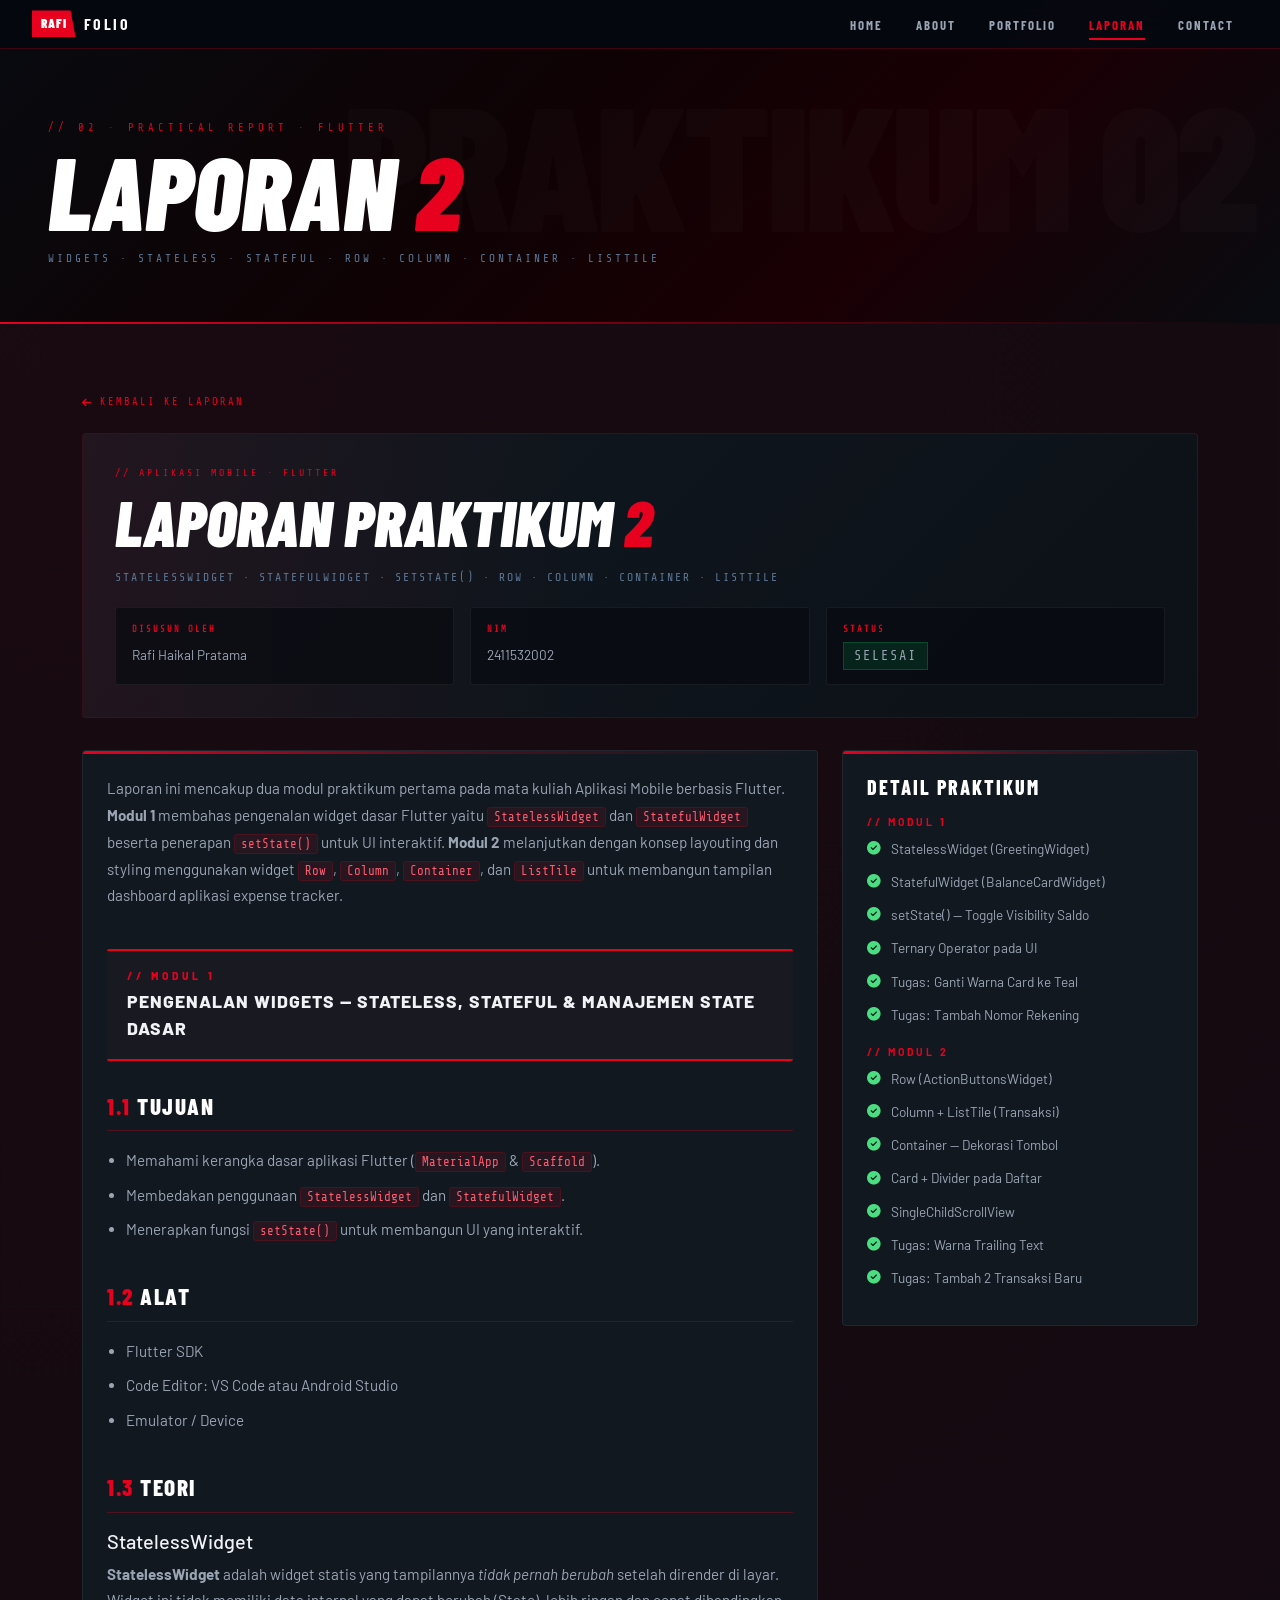
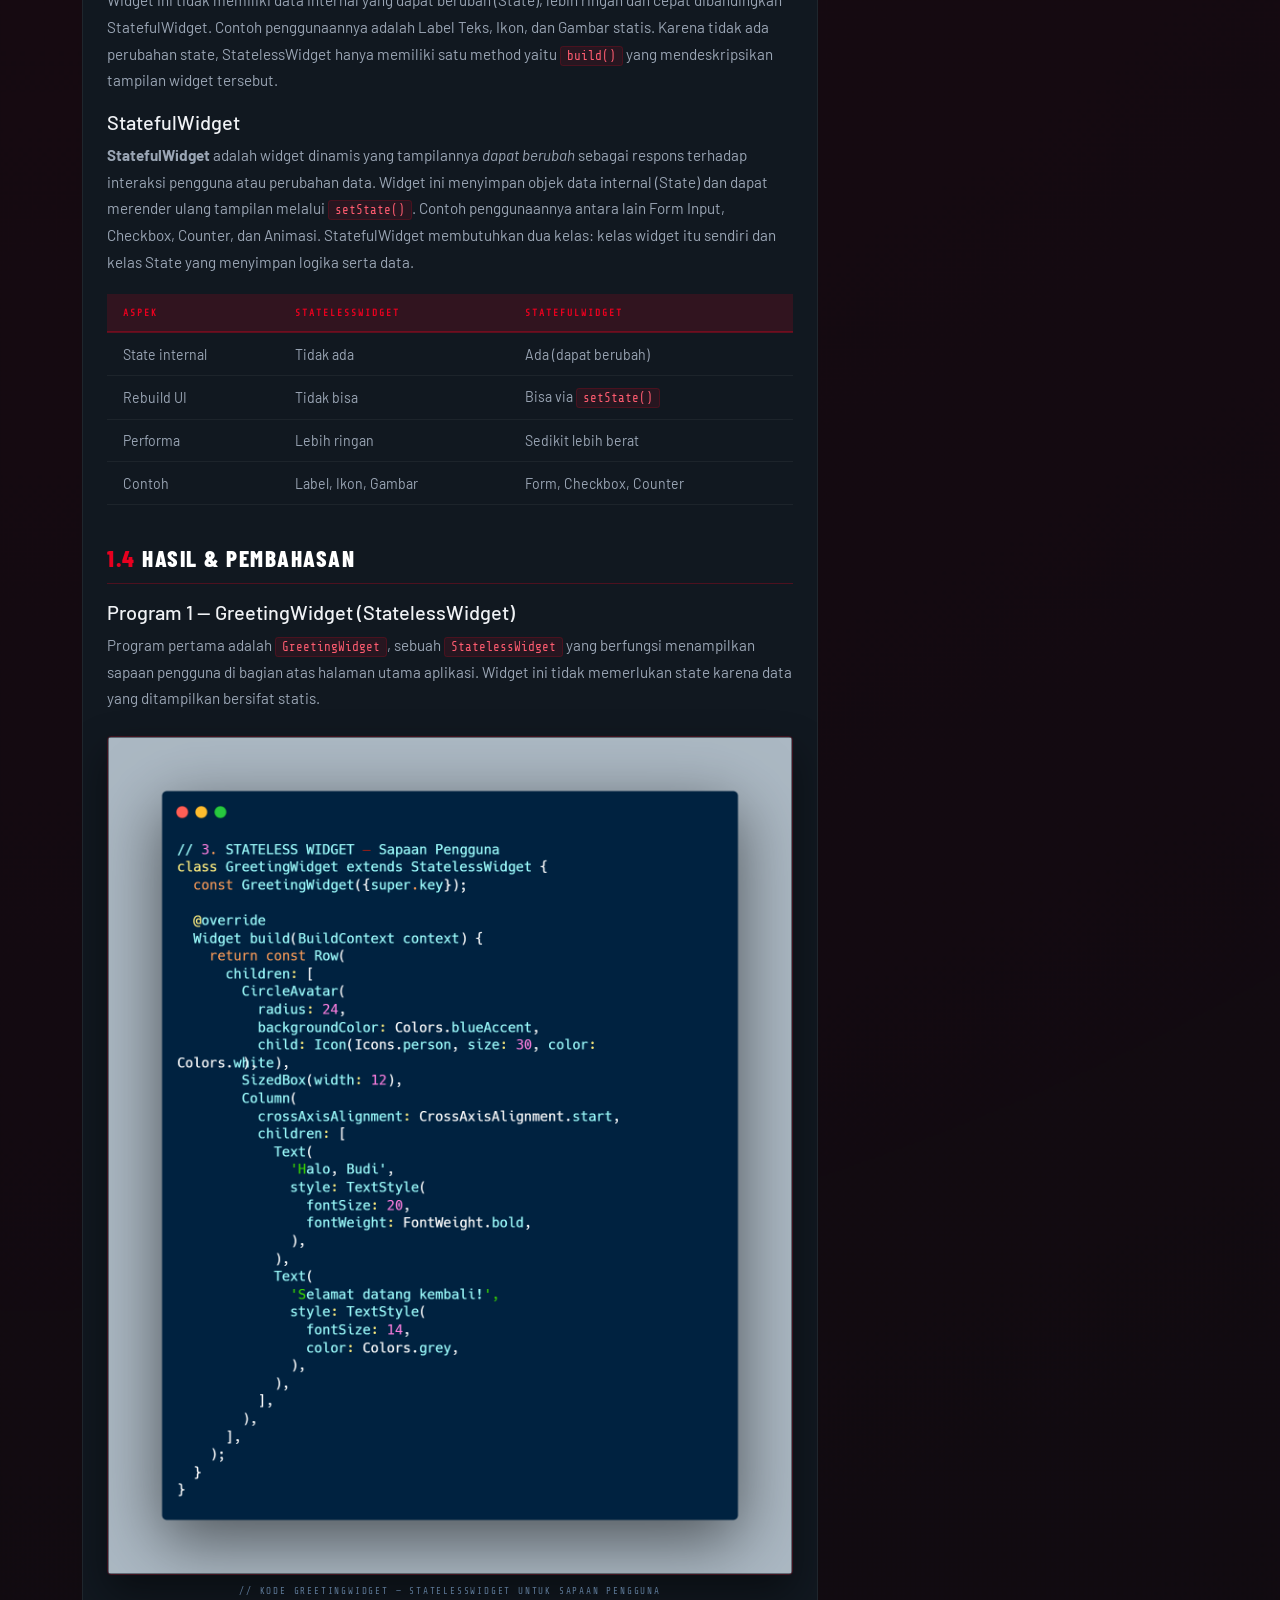
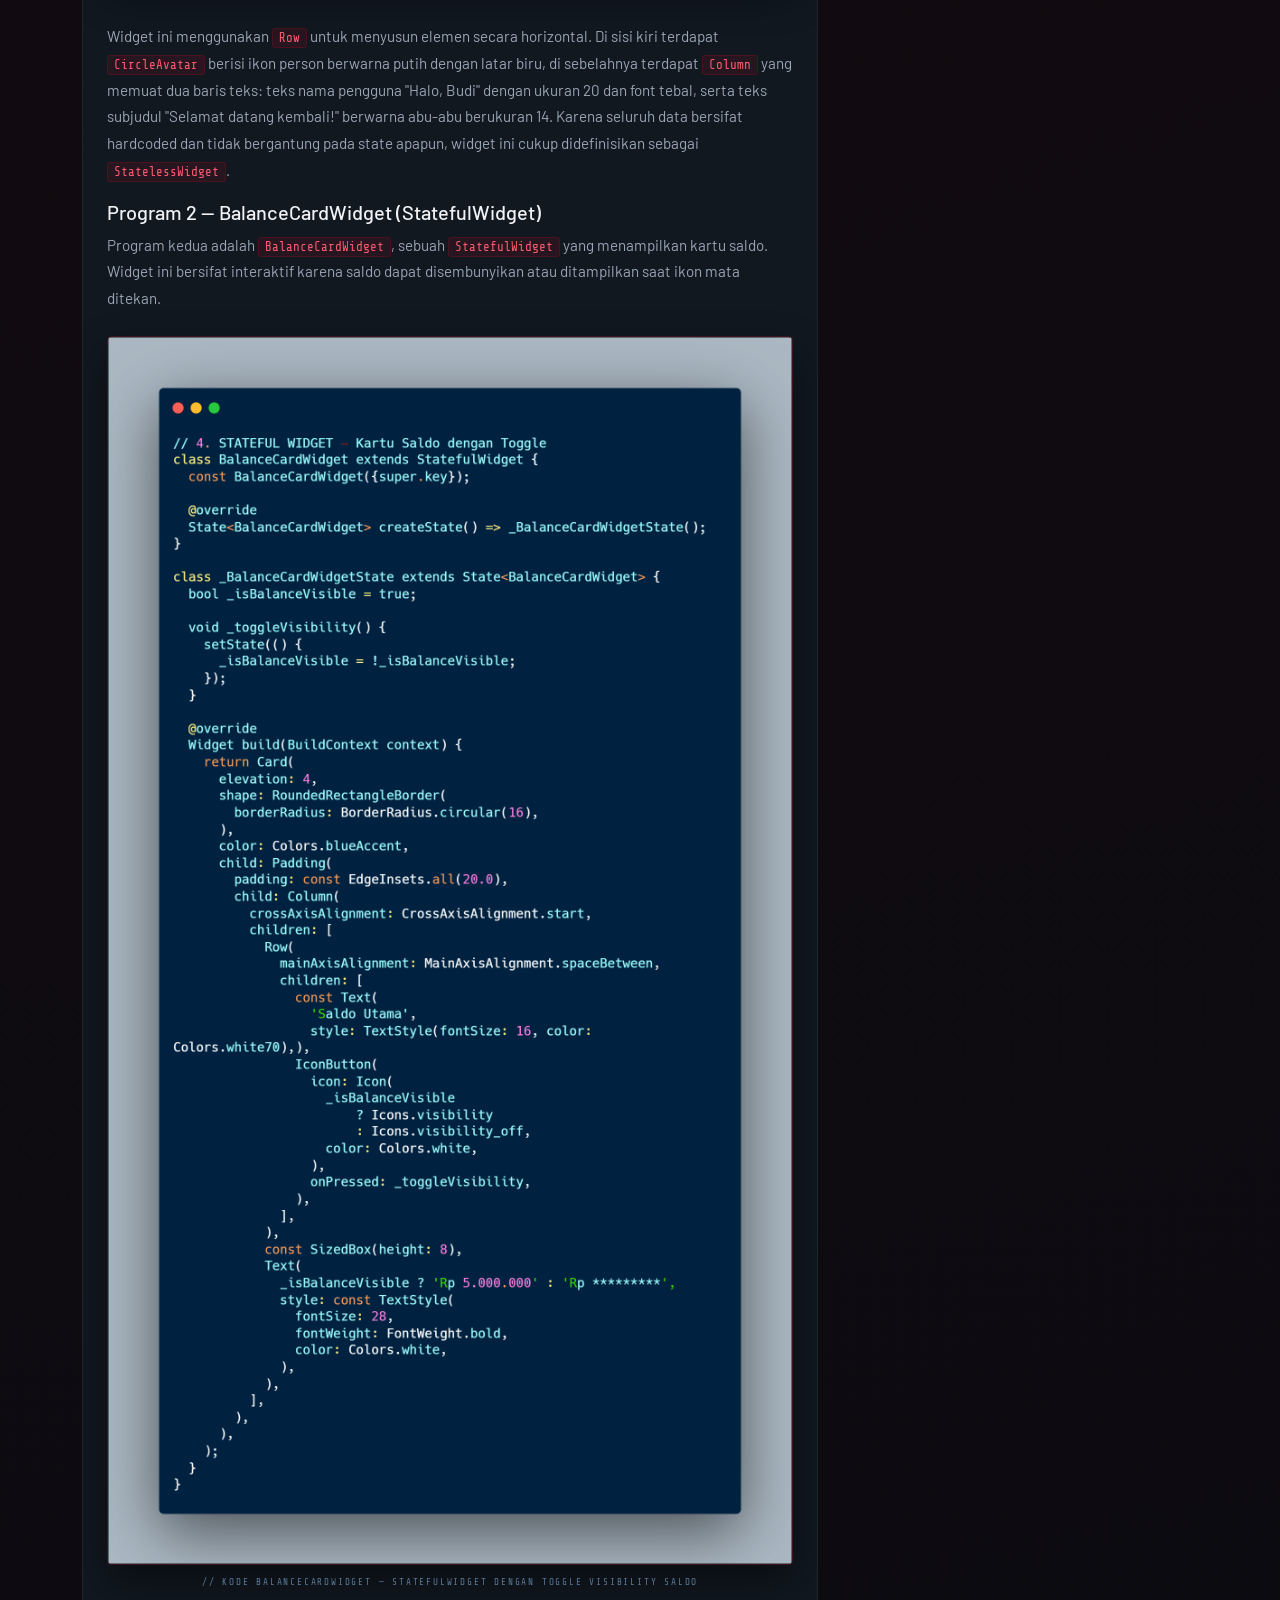
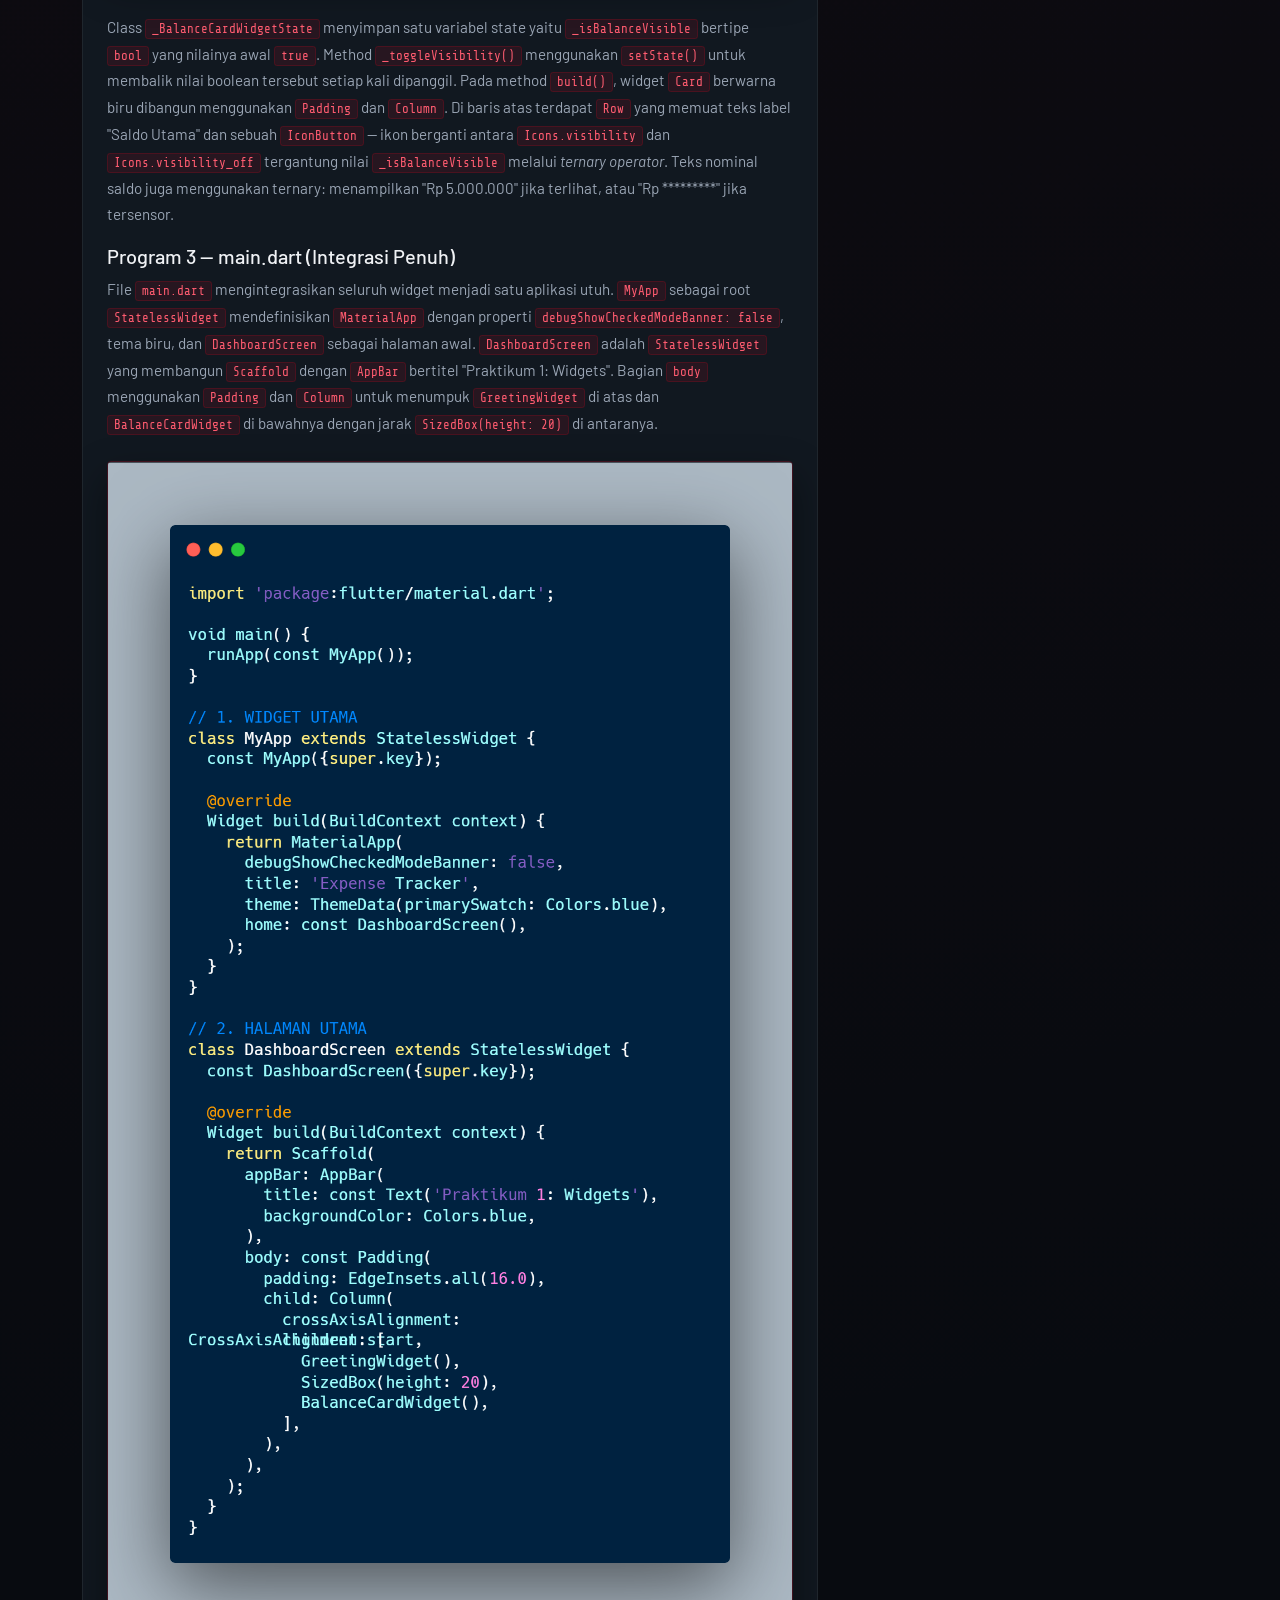
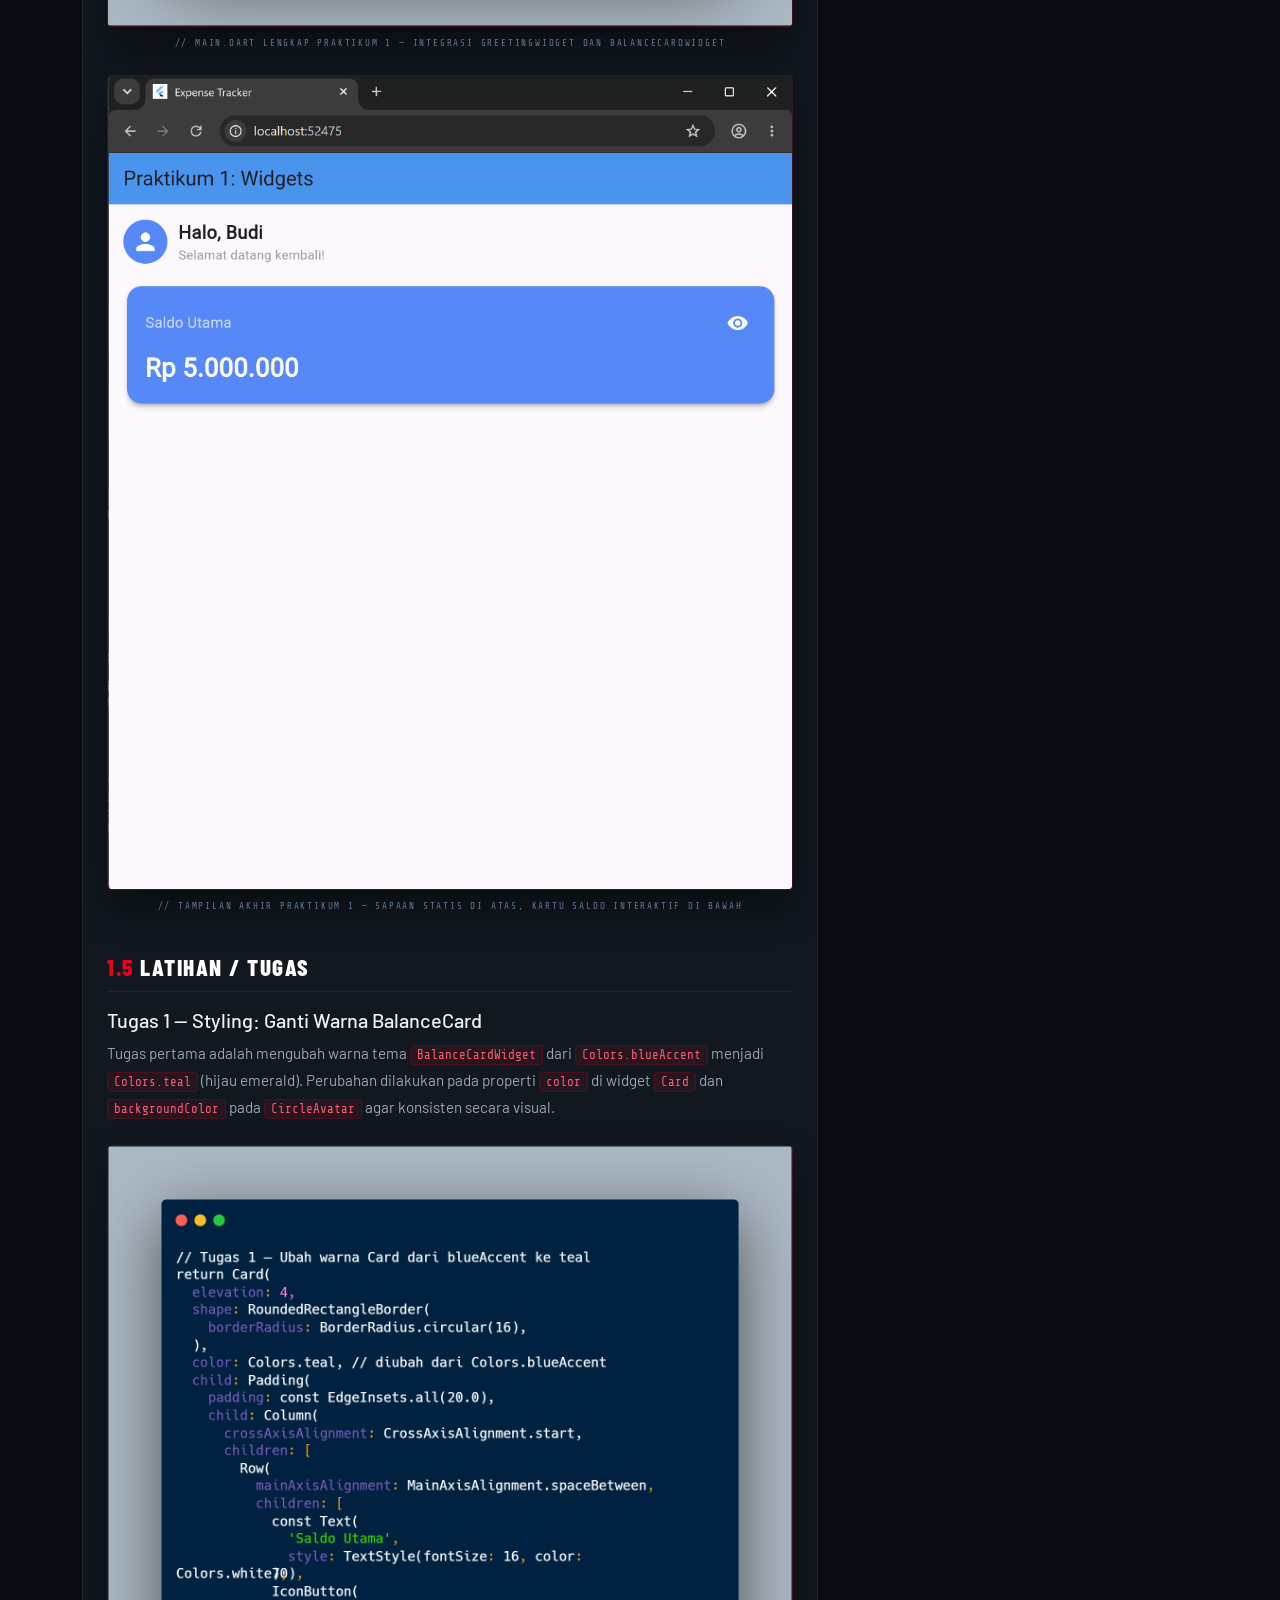
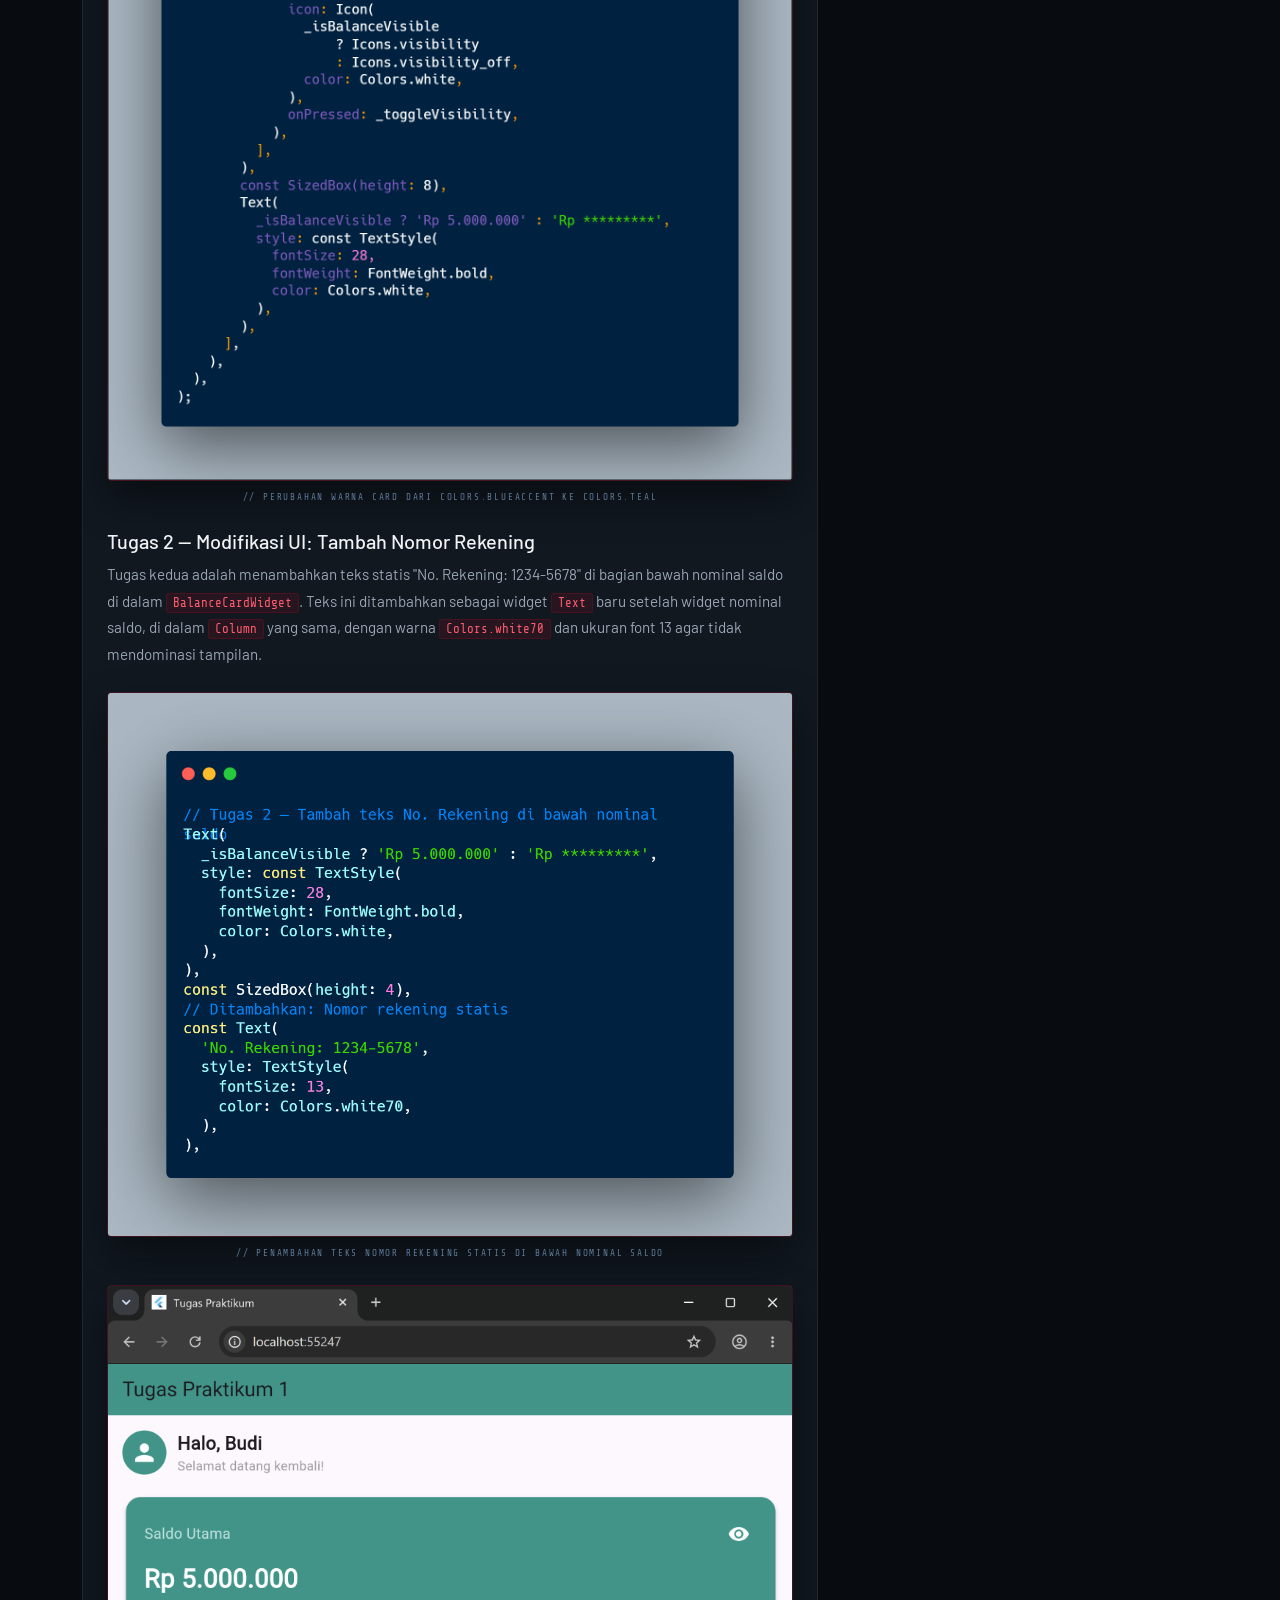
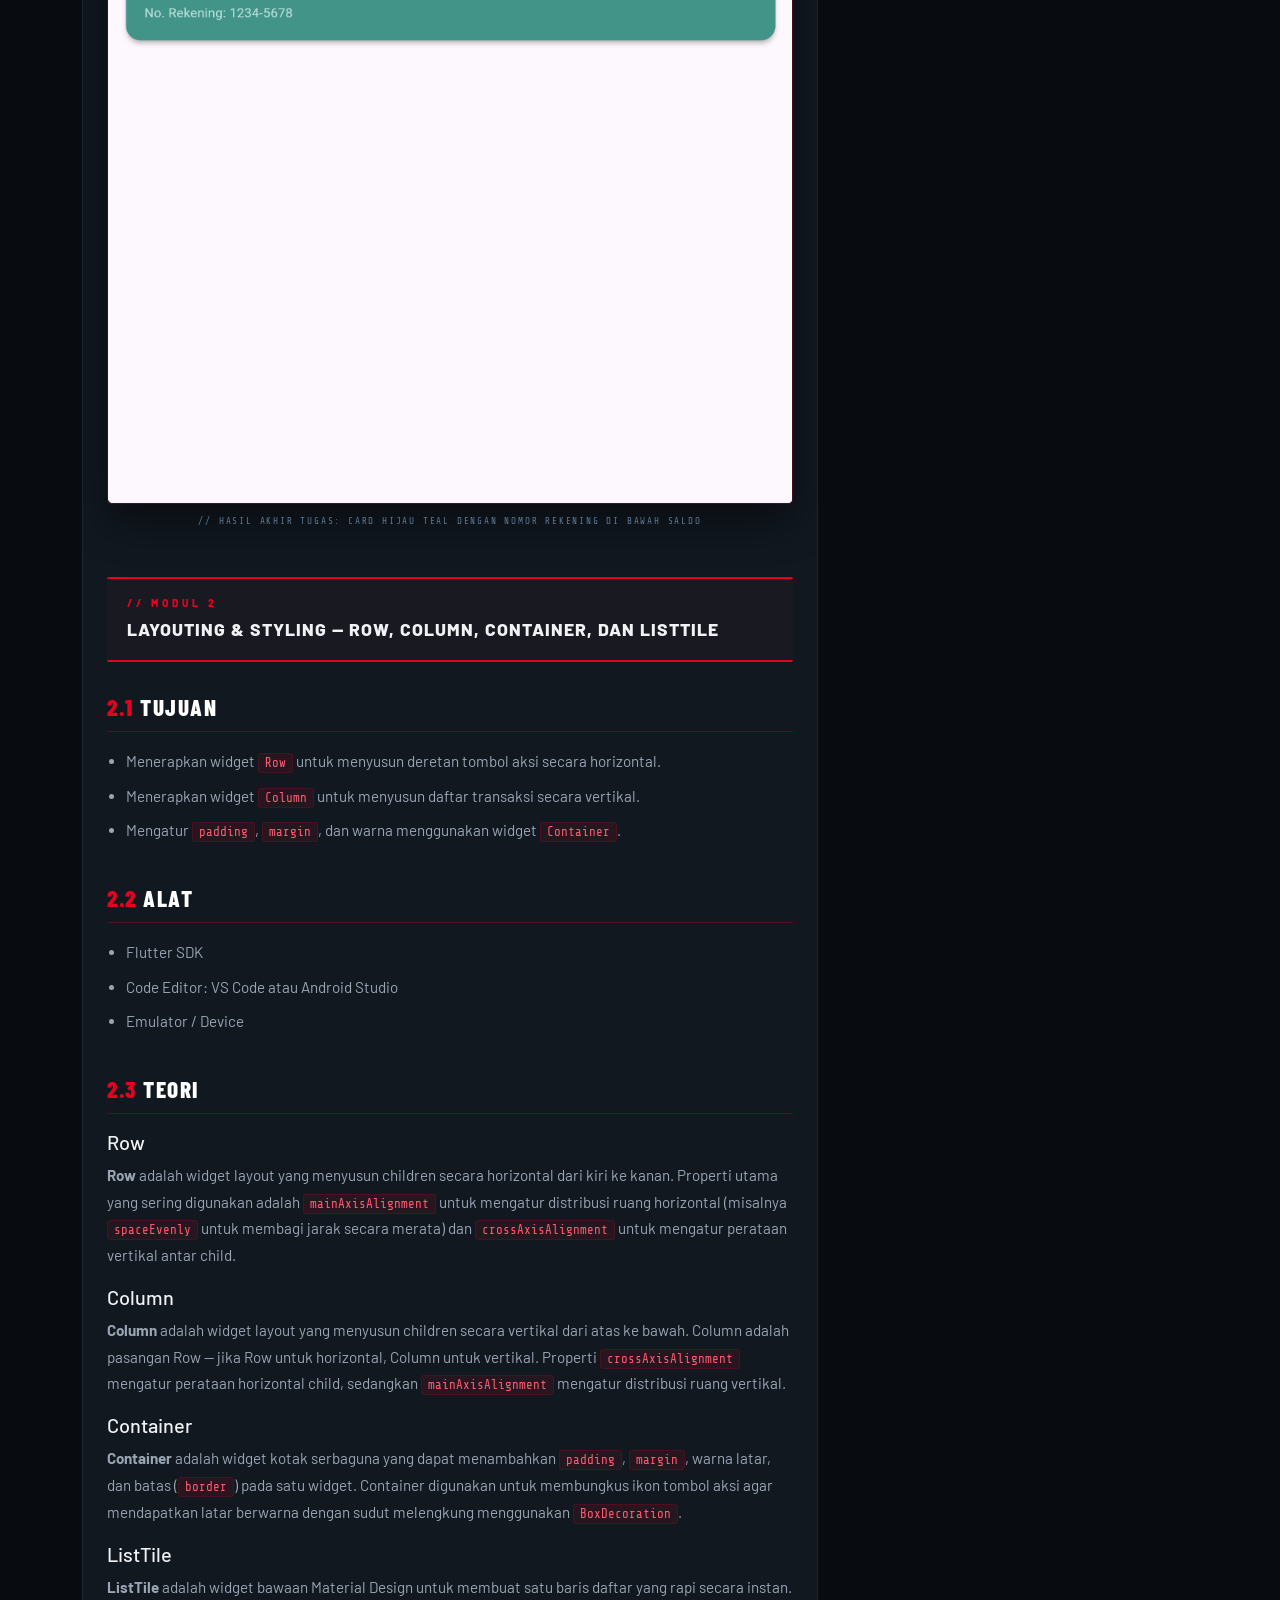
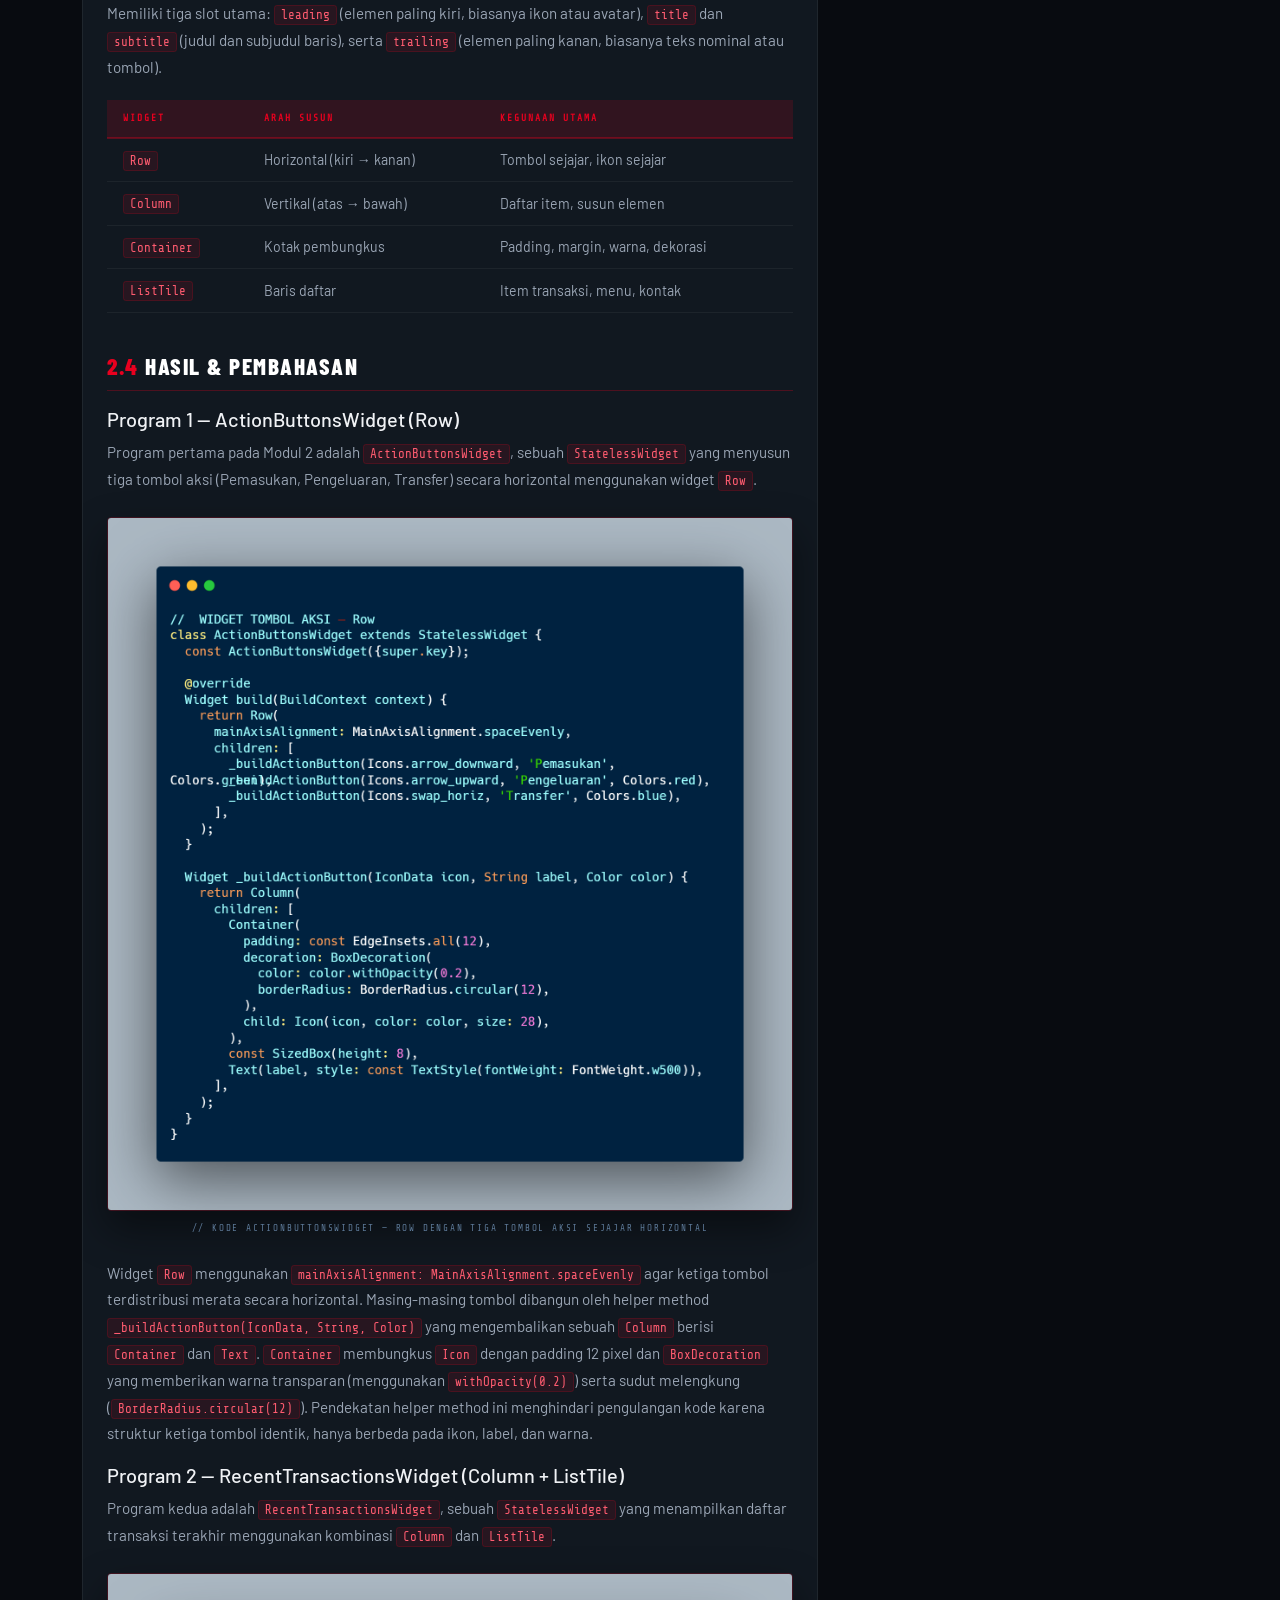
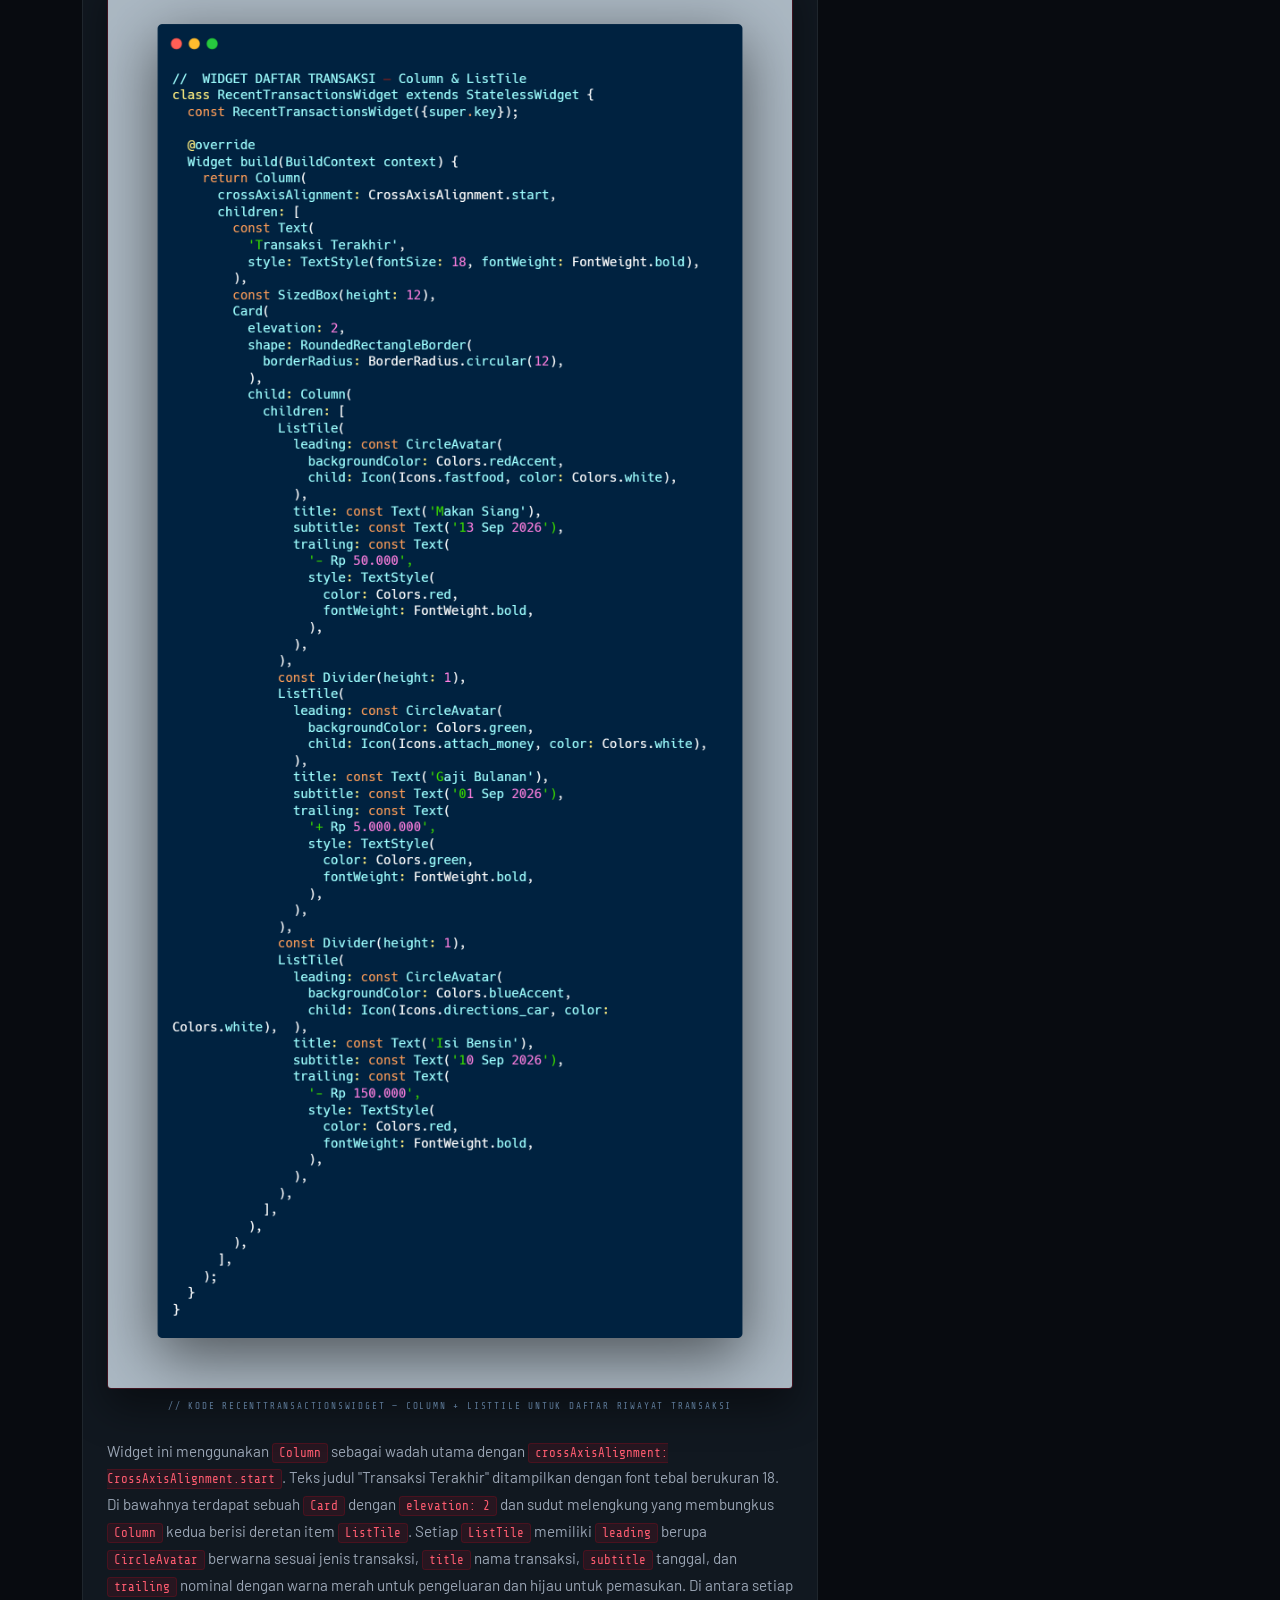
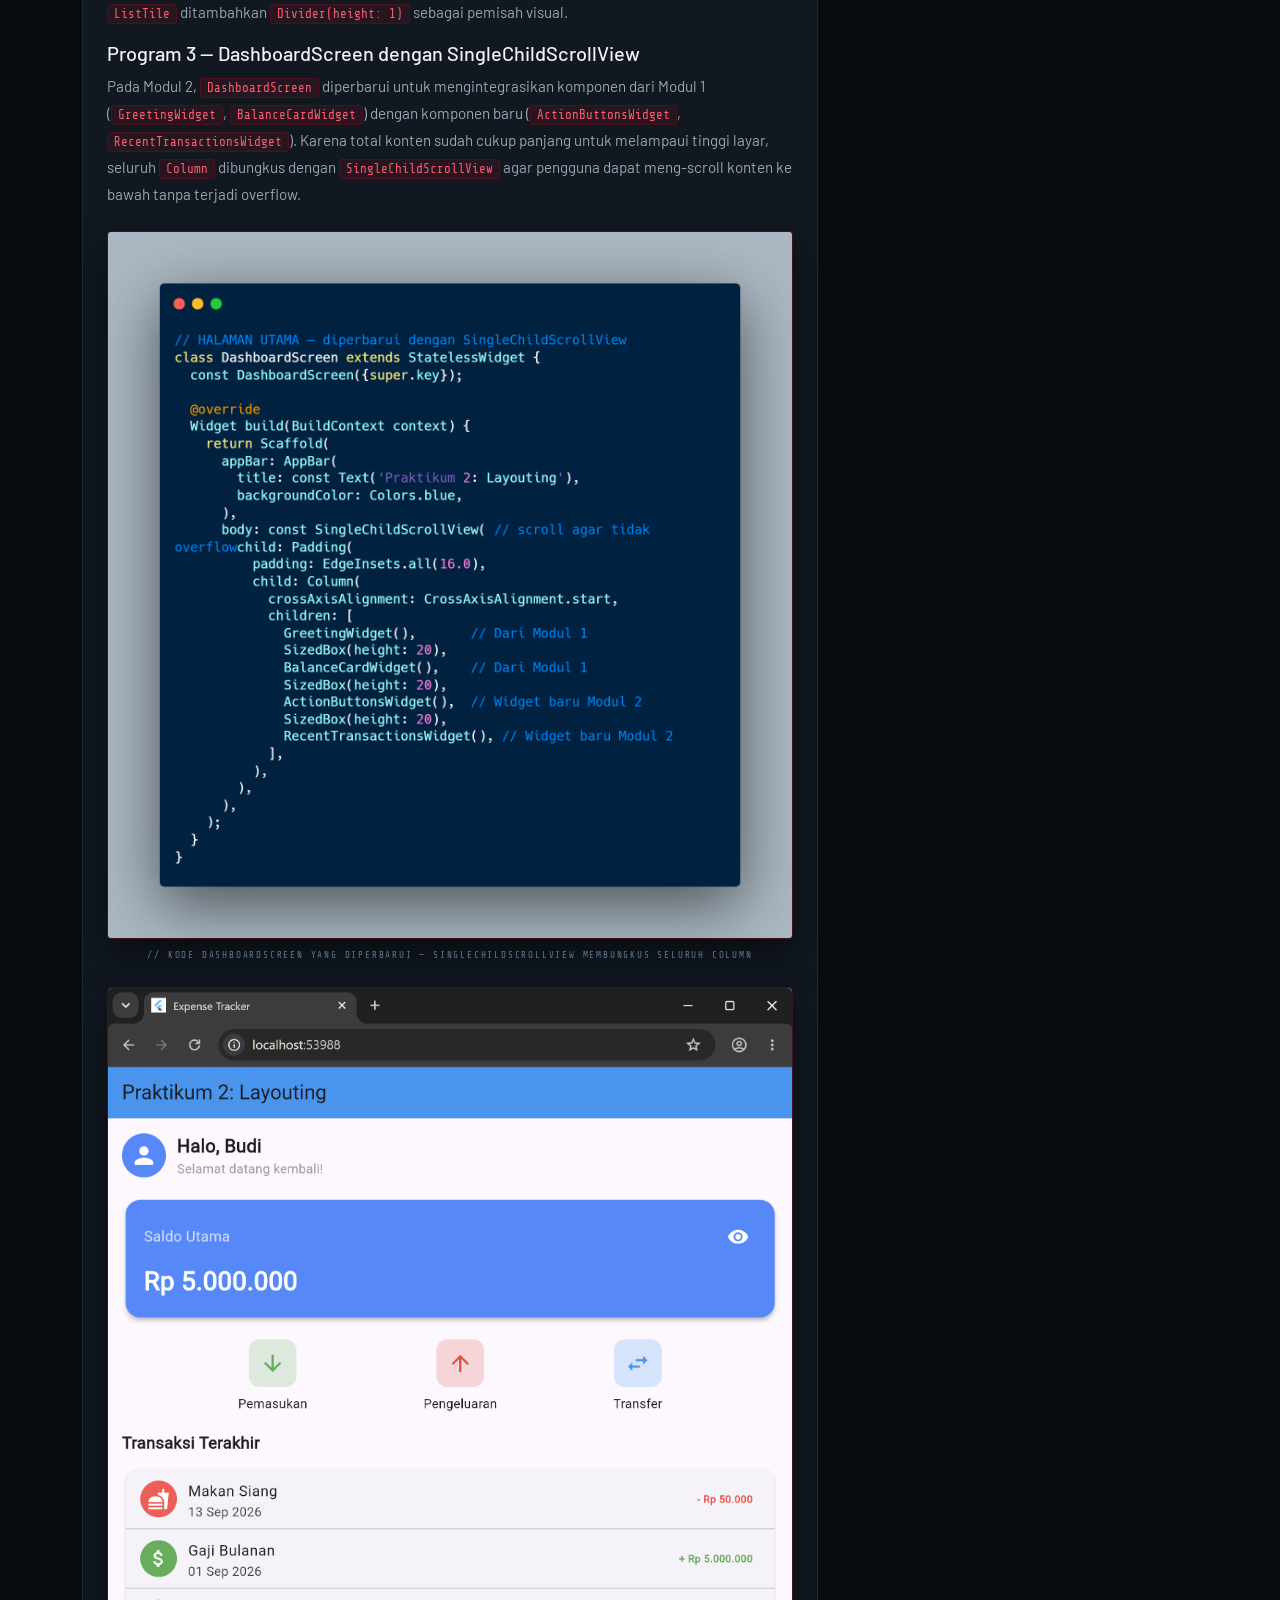
<file: prakapmob2.html>
<!doctype html>
<html lang="id">
  <head>
    <meta charset="UTF-8" />
    <meta name="viewport" content="width=device-width, initial-scale=1.0" />
    <meta name="description" content="Laporan Praktikum 9 Rafi Haikal Pratama" />
    <meta name="author" content="Rafi Haikal Pratama" />
    <title>Laporan Praktikum 9 | RAFI HAIKAL PRATAMA</title>

    <link href="https://cdn.jsdelivr.net/npm/bootstrap@5.3.2/dist/css/bootstrap.min.css" rel="stylesheet" />
    <link rel="icon" type="image/png" sizes="192x192" href="images/rafilogo-192x192.png" />
    <link rel="stylesheet" href="https://cdnjs.cloudflare.com/ajax/libs/font-awesome/6.5.2/css/all.min.css" />
    <link href="https://fonts.googleapis.com/css2?family=Barlow+Condensed:ital,wght@0,700;0,800;0,900;1,700;1,800;1,900&family=Barlow:wght@300;400;500&family=Share+Tech+Mono&display=swap" rel="stylesheet" />

    <!-- CSS mengikuti style global laporan (sama seperti laporan7.html: variabel :root, .site-nav, .lap-hero, .report-*, .side-card, dst) -->
  </head>

    <style>
      *,
      *::before,
      *::after {
        box-sizing: border-box;
      }

      :root {
        --red: #e8001f;
        --red-dim: rgba(232, 0, 31, 0.3);
        --surface: #0d1219;
        --surface2: #111820;
        --muted: #5c7896;
        --secondary: #9aa5b4;
        --f-display: "Barlow Condensed", sans-serif;
        --f-mono: "Share Tech Mono", monospace;
        --f-body: "Barlow", sans-serif;
      }

      body {
        background: #080b10;
        color: #f0f2f5;
        font-family: var(--f-body);
        overflow-x: hidden;
        margin: 0;
      }

      .site-nav {
        position: fixed;
        top: 0;
        left: 0;
        right: 0;
        z-index: 1050;
        background: rgba(6, 8, 16, 0.96);
        backdrop-filter: blur(18px);
        border-bottom: 1px solid rgba(204, 0, 24, 0.28);
        padding: 0.65rem 0;
      }

      .nav-inner {
        display: flex;
        align-items: center;
        justify-content: space-between;
        padding: 0 2rem;
      }

      .nav-brand {
        display: flex;
        align-items: center;
        gap: 0.5rem;
        text-decoration: none;
      }

      .nav-brand-box {
        font-family: var(--f-display);
        font-weight: 900;
        font-size: 0.82rem;
        letter-spacing: 1px;
        background: var(--red);
        color: #fff;
        padding: 0.22rem 0.55rem;
        clip-path: polygon(0 0, calc(100% - 5px) 0, 100% 100%, 0 100%);
      }

      .nav-brand-name {
        font-family: var(--f-display);
        font-weight: 700;
        font-size: 1rem;
        letter-spacing: 2.5px;
        text-transform: uppercase;
        color: #fff;
      }

      .nav-links {
        display: flex;
        align-items: center;
        gap: 0.25rem;
        list-style: none;
        margin: 0;
        padding: 0;
      }

      .nav-links a {
        font-family: var(--f-display);
        font-weight: 700;
        font-size: 0.8rem;
        letter-spacing: 2px;
        text-transform: uppercase;
        text-decoration: none;
        color: var(--secondary);
        padding: 0.45rem 0.9rem;
        position: relative;
        transition: color 0.2s;
      }

      .nav-links a.active { color: var(--red); }

      .nav-links a.active::after {
        content: "";
        position: absolute;
        bottom: 0;
        left: 0.9rem;
        right: 0.9rem;
        height: 2px;
        background: var(--red);
      }

      .nav-links a:not(.active):hover { color: #fff; }

      .nav-hamburger {
        display: none;
        flex-direction: column;
        gap: 5px;
        cursor: pointer;
        background: none;
        border: none;
        padding: 4px;
        z-index: 1100;
      }

      .nav-hamburger span {
        display: block;
        width: 24px;
        height: 2px;
        background: #fff;
        transition: all 0.3s;
        border-radius: 2px;
      }

      .nav-hamburger.open span:nth-child(1) { transform: translateY(7px) rotate(45deg); }
      .nav-hamburger.open span:nth-child(2) { opacity: 0; }
      .nav-hamburger.open span:nth-child(3) { transform: translateY(-7px) rotate(-45deg); }

      .mobile-nav {
        position: fixed;
        inset: 0;
        background: rgba(6, 8, 16, 0.98);
        backdrop-filter: blur(20px);
        z-index: 1040;
        display: flex;
        flex-direction: column;
        align-items: center;
        justify-content: center;
        gap: 2.2rem;
        transform: translateX(100%);
        transition: transform 0.35s cubic-bezier(0.4, 0, 0.2, 1);
        border-left: 3px solid var(--red);
      }

      .mobile-nav.open { transform: translateX(0); }

      .mobile-nav a {
        font-family: var(--f-display);
        font-weight: 900;
        font-style: italic;
        font-size: 2.4rem;
        letter-spacing: 3px;
        text-transform: uppercase;
        text-decoration: none;
        color: var(--secondary);
        transition: color 0.2s;
      }

      .mobile-nav a.active,
      .mobile-nav a:hover { color: var(--red); }

      .mobile-nav-close {
        position: absolute;
        top: 1.2rem;
        right: 1.5rem;
        background: none;
        border: none;
        color: var(--muted);
        font-size: 1.4rem;
        cursor: pointer;
      }

      .mobile-nav-slash {
        font-family: var(--f-display);
        font-weight: 900;
        font-size: 1rem;
        color: rgba(232, 0, 31, 0.4);
        letter-spacing: -2px;
        margin-top: 0.5rem;
      }

      /* HERO */
      .lap-hero {
        position: relative;
        min-height: 36vh;
        display: flex;
        align-items: flex-end;
        padding-top: 70px;
        overflow: hidden;
        background: #080b10;
      }

      .lap-hero::before {
        content: "";
        position: absolute;
        inset: 0;
        background: linear-gradient(135deg, #080b10 0%, #0e0204 40%, #1a0005 70%, #080b10 100%);
      }

      .lap-hero-ghost {
        position: absolute;
        right: 2%;
        top: 50%;
        transform: translateY(-50%);
        font-family: var(--f-display);
        font-weight: 900;
        font-size: clamp(4rem, 14vw, 11rem);
        color: rgba(255, 255, 255, 0.018);
        pointer-events: none;
        line-height: 1;
        letter-spacing: -4px;
        user-select: none;
      }

      .lap-hero-content {
        position: relative;
        z-index: 2;
        padding: 3rem 2rem 2.5rem 3rem;
      }

      .lap-hero-num {
        font-family: var(--f-mono);
        font-size: 0.65rem;
        letter-spacing: 4px;
        color: var(--red);
        margin-bottom: 0.5rem;
        display: block;
      }

      .lap-hero-title {
        font-family: var(--f-display);
        font-weight: 900;
        font-style: italic;
        font-size: clamp(3rem, 8vw, 6.5rem);
        line-height: 0.88;
        text-transform: uppercase;
        color: #fff;
        margin: 0;
      }

      .lap-hero-title span { color: var(--red); }

      .lap-hero-sub {
        font-family: var(--f-mono);
        font-size: 0.7rem;
        letter-spacing: 3px;
        color: var(--muted);
        text-transform: uppercase;
        margin-top: 1rem;
      }

      .lap-hero-line {
        position: absolute;
        bottom: 0;
        left: 0;
        right: 0;
        height: 2px;
        background: linear-gradient(90deg, var(--red) 0%, rgba(232, 0, 31, 0.3) 60%, transparent 100%);
      }

      /* FOOTER */
      .site-footer {
        background: #050810;
        border-top: 1px solid rgba(204, 0, 24, 0.25);
        padding: 3.5rem 0 1.5rem;
      }

      .ft-copy, .ft-built {
        font-family: var(--f-mono);
        font-size: 0.58rem;
        letter-spacing: 2px;
        color: var(--muted);
        text-transform: uppercase;
        margin: 0;
      }

      .ft-bottom {
        display: flex;
        justify-content: space-between;
        align-items: center;
        flex-wrap: wrap;
        gap: 0.5rem;
      }

      .ft-built .sl {
        color: var(--red);
        letter-spacing: -2px;
        font-size: 0.8rem;
      }

      .scroll-top {
        position: fixed;
        bottom: 1.7rem;
        right: 1.7rem;
        width: 42px;
        height: 42px;
        background: #cc0018;
        border-radius: 50%;
        display: flex;
        align-items: center;
        justify-content: center;
        color: #fff;
        text-decoration: none;
        font-size: 0.85rem;
        box-shadow: 0 4px 16px rgba(204, 0, 24, 0.5);
        transition: transform 0.2s, background 0.2s, opacity 0.3s;
        z-index: 999;
        opacity: 0;
      }

      .scroll-top.show { opacity: 1; }
      .scroll-top:hover { transform: translateY(-3px); background: var(--red); color: #fff; }

      /* REPORT */
      .report-sec {
        padding: 4rem 0;
        background:
          radial-gradient(circle at top left, rgba(232, 0, 31, 0.08), transparent 32%),
          #080b10;
      }

      .back-link {
        font-family: var(--f-mono);
        font-size: 0.65rem;
        letter-spacing: 2px;
        text-transform: uppercase;
        color: var(--red);
        text-decoration: none;
        display: inline-flex;
        align-items: center;
        gap: 0.45rem;
        margin-bottom: 1.4rem;
        transition: gap 0.2s, color 0.2s;
      }

      .back-link:hover { gap: 0.75rem; color: #ff3350; }

      .report-header {
        background: linear-gradient(135deg, rgba(17, 24, 32, 0.98), rgba(13, 18, 25, 0.96));
        border: 1px solid rgba(232, 0, 31, 0.18);
        border-radius: 4px;
        padding: 2rem;
        margin-bottom: 2rem;
        position: relative;
        overflow: hidden;
      }

      .report-header::before {
        content: "";
        position: absolute;
        inset: 0;
        background: linear-gradient(90deg, rgba(232, 0, 31, 0.16), transparent 45%);
        opacity: 0.5;
        pointer-events: none;
      }

      .report-header > * { position: relative; z-index: 2; }

      .report-label {
        font-family: var(--f-mono);
        font-size: 0.62rem;
        letter-spacing: 3px;
        color: var(--red);
        text-transform: uppercase;
        margin-bottom: 0.7rem;
      }

      .report-title {
        font-family: var(--f-display);
        font-weight: 900;
        font-style: italic;
        font-size: clamp(2.4rem, 5vw, 4.4rem);
        line-height: 0.95;
        text-transform: uppercase;
        color: #fff;
        margin-bottom: 1rem;
      }

      .report-title span { color: var(--red); }

      .report-subtitle {
        font-family: var(--f-mono);
        font-size: 0.72rem;
        letter-spacing: 2px;
        color: var(--muted);
        text-transform: uppercase;
        margin-bottom: 1.3rem;
      }

      .report-meta {
        display: grid;
        grid-template-columns: repeat(3, 1fr);
        gap: 1rem;
      }

      .meta-box {
        background: rgba(8, 11, 16, 0.7);
        border: 1px solid rgba(255, 255, 255, 0.06);
        padding: 0.9rem 1rem;
        border-radius: 3px;
      }

      .meta-box strong {
        display: block;
        font-family: var(--f-mono);
        font-size: 0.55rem;
        letter-spacing: 2px;
        color: var(--red);
        text-transform: uppercase;
        margin-bottom: 0.35rem;
      }

      .meta-box span { color: var(--secondary); font-size: 0.85rem; }

      .status-done {
        display: inline-block;
        font-family: var(--f-mono);
        font-size: 0.55rem;
        letter-spacing: 2px;
        text-transform: uppercase;
        background: rgba(0, 200, 100, 0.12);
        color: #4ade80;
        border: 1px solid rgba(0, 200, 100, 0.25);
        padding: 3px 10px;
      }

      .report-card, .side-card {
        background: var(--surface2);
        border: 1px solid rgba(255, 255, 255, 0.06);
        border-radius: 4px;
        padding: 1.5rem;
        position: relative;
        overflow: hidden;
      }

      .report-card::before, .side-card::before {
        content: "";
        position: absolute;
        top: 0;
        left: 0;
        right: 0;
        height: 3px;
        background: linear-gradient(90deg, var(--red), rgba(232, 0, 31, 0.25), transparent);
      }

      .report-section { margin-bottom: 2.5rem; }
      .report-section:last-child { margin-bottom: 0; }

      .section-title {
        font-family: var(--f-display);
        font-weight: 800;
        font-size: 1.45rem;
        letter-spacing: 1.5px;
        text-transform: uppercase;
        color: #fff;
        border-bottom: 1px solid rgba(232, 0, 31, 0.28);
        padding-bottom: 0.6rem;
        margin-bottom: 1rem;
      }

      .section-title span { color: var(--red); }

      .sub-title {
        font-family: var(--f-display);
        font-weight: 800;
        letter-spacing: 1px;
        color: var(--red);
        font-size: 1rem;
        text-transform: uppercase;
        margin: 1.5rem 0 0.75rem;
      }

      .sub-title:first-of-type { margin-top: 0; }

      .report-text {
        color: var(--secondary);
        line-height: 1.75;
        font-size: 0.95rem;
        margin-bottom: 1rem;
      }

      .report-list {
        color: var(--secondary);
        line-height: 1.8;
        font-size: 0.95rem;
        padding-left: 1.2rem;
      }

      .report-list li { margin-bottom: 0.45rem; }

      code {
        color: #ff5c70;
        background: rgba(232, 0, 31, 0.1);
        border: 1px solid rgba(232, 0, 31, 0.18);
        padding: 2px 6px;
        border-radius: 3px;
        font-family: var(--f-mono);
        font-size: 0.78rem;
      }

      .report-img-box { margin: 1.5rem 0; text-align: center; }

      .report-img {
        width: 100%;
        max-width: 760px;
        border-radius: 4px;
        border: 1px solid rgba(232, 0, 31, 0.22);
        box-shadow: 0 18px 40px rgba(0, 0, 0, 0.45);
      }

      .img-caption {
        margin-top: 0.65rem;
        font-family: var(--f-mono);
        font-size: 0.58rem;
        letter-spacing: 1.8px;
        color: var(--muted);
        text-transform: uppercase;
      }

      /* ERD diagram boxes */
      .erd-wrap {
        display: flex;
        gap: 1.5rem;
        flex-wrap: wrap;
        margin: 1.5rem 0;
        align-items: flex-start;
      }

      .erd-entity {
        background: rgba(8, 11, 16, 0.85);
        border: 1px solid rgba(232, 0, 31, 0.3);
        border-radius: 4px;
        overflow: hidden;
        min-width: 180px;
        flex: 1;
      }

      .erd-entity-header {
        background: rgba(232, 0, 31, 0.18);
        padding: 0.5rem 1rem;
        font-family: var(--f-mono);
        font-size: 0.65rem;
        letter-spacing: 2px;
        color: var(--red);
        text-transform: uppercase;
        text-align: center;
        border-bottom: 1px solid rgba(232, 0, 31, 0.25);
      }

      .erd-row {
        display: flex;
        gap: 0.5rem;
        padding: 0.3rem 1rem;
        border-bottom: 1px solid rgba(255, 255, 255, 0.04);
        font-size: 0.78rem;
        align-items: center;
      }

      .erd-row:last-child { border-bottom: none; }

      .erd-type {
        font-family: var(--f-mono);
        color: var(--muted);
        font-size: 0.62rem;
        min-width: 52px;
      }

      .erd-col { color: var(--secondary); flex: 1; }

      .erd-badge {
        font-family: var(--f-mono);
        font-size: 0.5rem;
        letter-spacing: 1px;
        padding: 1px 6px;
        border-radius: 2px;
      }

      .erd-pk { background: rgba(232, 0, 31, 0.15); color: #ff5c70; border: 1px solid rgba(232, 0, 31, 0.25); }
      .erd-fk { background: rgba(59, 130, 246, 0.12); color: #60a5fa; border: 1px solid rgba(59, 130, 246, 0.25); }
      .erd-uk { background: rgba(250, 204, 21, 0.1); color: #fcd34d; border: 1px solid rgba(250, 204, 21, 0.2); }

      .erd-connector {
        display: flex;
        flex-direction: column;
        align-items: center;
        justify-content: center;
        gap: 0.3rem;
        padding: 0 0.5rem;
        color: var(--muted);
        font-family: var(--f-mono);
        font-size: 0.55rem;
        letter-spacing: 1px;
        text-transform: uppercase;
        text-align: center;
        min-width: 70px;
      }

      .erd-connector i { color: rgba(232, 0, 31, 0.5); font-size: 1rem; }

      /* Tabel */
      .report-table {
        width: 100%;
        border-collapse: collapse;
        margin: 1.2rem 0;
        font-size: 0.88rem;
      }

      .report-table thead tr {
        background: rgba(232, 0, 31, 0.15);
        border-bottom: 2px solid rgba(232, 0, 31, 0.35);
      }

      .report-table th {
        font-family: var(--f-mono);
        font-size: 0.6rem;
        letter-spacing: 2px;
        text-transform: uppercase;
        color: var(--red);
        padding: 0.7rem 1rem;
        text-align: left;
      }

      .report-table td {
        color: var(--secondary);
        padding: 0.65rem 1rem;
        border-bottom: 1px solid rgba(255, 255, 255, 0.05);
      }

      .report-table tbody tr:hover { background: rgba(232, 0, 31, 0.04); }

      .badge-rel {
        font-family: var(--f-mono);
        font-size: 0.58rem;
        letter-spacing: 1px;
        padding: 2px 8px;
        border-radius: 2px;
        white-space: nowrap;
      }

      .badge-otm { background: rgba(59, 130, 246, 0.12); color: #60a5fa; border: 1px solid rgba(59, 130, 246, 0.2); }
      .badge-mto { background: rgba(250, 204, 21, 0.1); color: #fcd34d; border: 1px solid rgba(250, 204, 21, 0.18); }
      .badge-mtm { background: rgba(168, 85, 247, 0.12); color: #c084fc; border: 1px solid rgba(168, 85, 247, 0.2); }

      .badge-method {
        font-family: var(--f-mono);
        font-size: 0.6rem;
        letter-spacing: 1px;
        background: rgba(232, 0, 31, 0.12);
        color: #ff5c70;
        border: 1px solid rgba(232, 0, 31, 0.2);
        padding: 2px 8px;
        border-radius: 2px;
      }

      /* Side card */
      .side-card { position: sticky; top: 95px; }

      .side-title {
        font-family: var(--f-display);
        font-weight: 800;
        letter-spacing: 2px;
        text-transform: uppercase;
        color: #fff;
        margin-bottom: 1rem;
      }

      .side-list { list-style: none; padding: 0; margin: 0; }

      .side-list li {
        display: flex;
        gap: 0.6rem;
        align-items: flex-start;
        color: var(--secondary);
        font-size: 0.85rem;
        margin-bottom: 0.8rem;
      }

      .side-list i { color: #4ade80; margin-top: 0.2rem; }

      .side-divider {
        border: none;
        border-top: 1px solid rgba(255,255,255,0.06);
        margin: 1.2rem 0;
      }

      .side-label {
        font-family: var(--f-mono);
        font-size: 0.55rem;
        letter-spacing: 2px;
        color: var(--red);
        text-transform: uppercase;
        margin-bottom: 0.7rem;
      }

      .rel-pill {
        display: inline-flex;
        align-items: center;
        gap: 0.4rem;
        font-family: var(--f-mono);
        font-size: 0.6rem;
        letter-spacing: 1px;
        padding: 4px 10px;
        border-radius: 2px;
        margin-bottom: 0.5rem;
        width: 100%;
      }

      .rel-pill-otm { background: rgba(59, 130, 246, 0.1); color: #60a5fa; border: 1px solid rgba(59, 130, 246, 0.18); }
      .rel-pill-mtm { background: rgba(168, 85, 247, 0.1); color: #c084fc; border: 1px solid rgba(168, 85, 247, 0.18); }

      @media (max-width: 991px) {
        .nav-hamburger { display: flex; }
        .nav-links { display: none; }
        .side-card { position: static; }
        .report-meta { grid-template-columns: 1fr; }
        .erd-connector { min-width: 40px; }
      }

      @media (max-width: 768px) {
        .lap-hero-content { padding: 2.5rem 1.5rem 2rem; }
        .report-header { padding: 1.4rem; }
        .report-card, .side-card { padding: 1.2rem; }
        .erd-wrap { flex-direction: column; }
        .erd-connector { flex-direction: row; padding: 0.5rem 0; }
      }

            /* ── GITHUB BOX ── */
      .github-box {
        display: flex;
        align-items: center;
        justify-content: space-between;
        gap: 1rem;
        flex-wrap: wrap;
        background: rgba(8, 11, 16, 0.8);
        border: 1px solid rgba(255, 255, 255, 0.08);
        border-radius: 6px;
        padding: 1.1rem 1.4rem;
        margin-top: 1.5rem;
      }

      .github-box-left {
        display: flex;
        align-items: center;
        gap: 1rem;
      }

      .github-box-icon {
        font-size: 2rem;
        color: var(--secondary);
        flex-shrink: 0;
      }

      .github-box-label {
        font-family: var(--f-mono);
        font-size: 0.55rem;
        letter-spacing: 2px;
        color: var(--red);
        text-transform: uppercase;
        margin-bottom: 0.25rem;
      }

      .github-box-repo {
        font-family: var(--f-mono);
        font-size: 0.8rem;
        color: #fff;
        letter-spacing: 0.5px;
      }

      .github-box-btn {
        display: inline-flex;
        align-items: center;
        gap: 0.5rem;
        font-family: var(--f-display);
        font-weight: 700;
        font-size: 0.82rem;
        letter-spacing: 1.5px;
        text-transform: uppercase;
        text-decoration: none;
        color: #fff;
        background: var(--red);
        padding: 0.55rem 1.2rem;
        border-radius: 4px;
        white-space: nowrap;
        transition: background 0.2s, transform 0.15s;
      }

      .github-box-btn:hover {
        background: #ff1f3a;
        color: #fff;
        transform: translateY(-2px);
      }
    </style>
  </head>


  <body>

    <!-- ============================================================
         NAVBAR
    ============================================================ -->
    <nav class="site-nav">
      <div class="nav-inner">
        <a class="nav-brand" href="index.html">
          <span class="nav-brand-box">RAFI</span>
          <span class="nav-brand-name">FOLIO</span>
        </a>
        <ul class="nav-links">
          <li><a href="index.html">HOME</a></li>
          <li><a href="about.html">ABOUT</a></li>
          <li><a href="portofolio.html">PORTFOLIO</a></li>
          <li><a href="laporan.html" class="active">LAPORAN</a></li>
          <li><a href="kontak.html">CONTACT</a></li>
        </ul>
        <button class="nav-hamburger" id="hamburger" aria-label="Toggle menu" aria-expanded="false">
          <span></span><span></span><span></span>
        </button>
      </div>
    </nav>

    <!-- MOBILE NAV -->
    <div class="mobile-nav" id="mobileNav">
      <button class="mobile-nav-close" id="mobileNavClose"><i class="fas fa-times"></i></button>
      <a href="index.html">HOME</a>
      <a href="about.html">ABOUT</a>
      <a href="portofolio.html">PORTFOLIO</a>
      <a href="laporan.html" class="active">LAPORAN</a>
      <a href="kontak.html">CONTACT</a>
      <div class="mobile-nav-slash">///</div>
    </div>

    <!-- ============================================================
         HERO
    ============================================================ -->
    <section class="lap-hero">
      <div class="lap-hero-ghost">PRAKTIKUM  02</div>
      <div class="lap-hero-content">
        <span class="lap-hero-num">//  02 · PRACTICAL REPORT · FLUTTER</span>
        <h1 class="lap-hero-title">LAPORAN <span>2</span></h1>
        <p class="lap-hero-sub">Widgets · Stateless · Stateful · Row · Column · Container · ListTile</p>
      </div>
      <div class="lap-hero-line"></div>
    </section>

    <!-- ============================================================
         ISI LAPORAN
    ============================================================ -->
    <section class="report-sec">
      <div class="container">
        <a href="laporan.html" class="back-link">
          <i class="fas fa-arrow-left"></i> Kembali ke Laporan
        </a>

        <!-- HEADER -->
        <div class="report-header">
          <div class="report-label">// Aplikasi Mobile · Flutter</div>
          <h1 class="report-title">Laporan Praktikum <span>2</span></h1>
          <p class="report-subtitle">StatelessWidget · StatefulWidget · setState() · Row · Column · Container · ListTile</p>
          <div class="report-meta">
            <div class="meta-box">
              <strong>Disusun Oleh</strong>
              <span>Rafi Haikal Pratama</span>
            </div>
            <div class="meta-box">
              <strong>NIM</strong>
              <span>2411532002</span>
            </div>
            <div class="meta-box">
              <strong>Status</strong>
              <span class="status-done">Selesai</span>
            </div>
          </div>
        </div>

        <div class="row g-4">

          <!-- ======================================================
               KONTEN UTAMA
          ====================================================== -->
          <div class="col-lg-8">
            <div class="report-card">

              <!-- INTRO -->
              <p class="report-text">
                Laporan ini mencakup dua modul praktikum pertama pada mata kuliah Aplikasi Mobile berbasis Flutter. <strong>Modul 1</strong> membahas pengenalan widget dasar Flutter yaitu <code>StatelessWidget</code> dan <code>StatefulWidget</code> beserta penerapan <code>setState()</code> untuk UI interaktif. <strong>Modul 2</strong> melanjutkan dengan konsep layouting dan styling menggunakan widget <code>Row</code>, <code>Column</code>, <code>Container</code>, dan <code>ListTile</code> untuk membangun tampilan dashboard aplikasi expense tracker.
              </p>

              <!-- ================================================================
                   MODUL 1 BANNER
              ================================================================ -->
              <div style="border-top: 2px solid var(--red, #e03b3b); border-bottom: 2px solid var(--red, #e03b3b); padding: 1.1rem 1.25rem; margin: 2.5rem 0 2rem; background: rgba(224,59,59,0.04); border-radius: 2px;">
                <div style="font-size: 0.65rem; letter-spacing: 4px; font-weight: 800; color: var(--red, #e03b3b); text-transform: uppercase; margin-bottom: 0.25rem;">// MODUL 1</div>
                <div style="font-size: 1.1rem; font-weight: 800; letter-spacing: 1px; text-transform: uppercase;">Pengenalan Widgets — Stateless, Stateful &amp; Manajemen State Dasar</div>
              </div>

              <!-- ------------------------------------------------
                   SECTION 1 — TUJUAN MODUL 1
              ------------------------------------------------ -->
              <section class="report-section">
                <h3 class="section-title"><span>1.1</span> Tujuan</h3>
                <ul class="report-list">
                  <li>Memahami kerangka dasar aplikasi Flutter (<code>MaterialApp</code> &amp; <code>Scaffold</code>).</li>
                  <li>Membedakan penggunaan <code>StatelessWidget</code> dan <code>StatefulWidget</code>.</li>
                  <li>Menerapkan fungsi <code>setState()</code> untuk membangun UI yang interaktif.</li>
                </ul>
              </section>

              <!-- ------------------------------------------------
                   SECTION 1.2 — ALAT
              ------------------------------------------------ -->
              <section class="report-section">
                <h3 class="section-title"><span>1.2</span> Alat</h3>
                <ul class="report-list">
                  <li>Flutter SDK</li>
                  <li>Code Editor: VS Code atau Android Studio</li>
                  <li>Emulator / Device</li>
                </ul>
              </section>

              <!-- ------------------------------------------------
                   SECTION 1.3 — TEORI
              ------------------------------------------------ -->
              <section class="report-section">
                <h3 class="section-title"><span>1.3</span> Teori</h3>

                <h5 class="sub-section-title">StatelessWidget</h5>
                <p class="report-text">
                  <strong>StatelessWidget</strong> adalah widget statis yang tampilannya <em>tidak pernah berubah</em> setelah dirender di layar. Widget ini tidak memiliki data internal yang dapat berubah (State), lebih ringan dan cepat dibandingkan StatefulWidget. Contoh penggunaannya adalah Label Teks, Ikon, dan Gambar statis. Karena tidak ada perubahan state, StatelessWidget hanya memiliki satu method yaitu <code>build()</code> yang mendeskripsikan tampilan widget tersebut.
                </p>

                <h5 class="sub-section-title">StatefulWidget</h5>
                <p class="report-text">
                  <strong>StatefulWidget</strong> adalah widget dinamis yang tampilannya <em>dapat berubah</em> sebagai respons terhadap interaksi pengguna atau perubahan data. Widget ini menyimpan objek data internal (State) dan dapat merender ulang tampilan melalui <code>setState()</code>. Contoh penggunaannya antara lain Form Input, Checkbox, Counter, dan Animasi. StatefulWidget membutuhkan dua kelas: kelas widget itu sendiri dan kelas State yang menyimpan logika serta data.
                </p>

                <table class="report-table">
                  <thead>
                    <tr>
                      <th>Aspek</th>
                      <th>StatelessWidget</th>
                      <th>StatefulWidget</th>
                    </tr>
                  </thead>
                  <tbody>
                    <tr>
                      <td>State internal</td>
                      <td>Tidak ada</td>
                      <td>Ada (dapat berubah)</td>
                    </tr>
                    <tr>
                      <td>Rebuild UI</td>
                      <td>Tidak bisa</td>
                      <td>Bisa via <code>setState()</code></td>
                    </tr>
                    <tr>
                      <td>Performa</td>
                      <td>Lebih ringan</td>
                      <td>Sedikit lebih berat</td>
                    </tr>
                    <tr>
                      <td>Contoh</td>
                      <td>Label, Ikon, Gambar</td>
                      <td>Form, Checkbox, Counter</td>
                    </tr>
                  </tbody>
                </table>
              </section>

              <!-- ------------------------------------------------
                   SECTION 1.4 — HASIL & PEMBAHASAN
              ------------------------------------------------ -->
              <section class="report-section">
                <h3 class="section-title"><span>1.4</span> Hasil &amp; Pembahasan</h3>

                <!-- Program: GreetingWidget -->
                <h5 class="sub-section-title">Program 1 — GreetingWidget (StatelessWidget)</h5>
                <p class="report-text">
                  Program pertama adalah <code>GreetingWidget</code>, sebuah <code>StatelessWidget</code> yang berfungsi menampilkan sapaan pengguna di bagian atas halaman utama aplikasi. Widget ini tidak memerlukan state karena data yang ditampilkan bersifat statis.
                </p>

                <div class="report-img-box">
                  <img src="images/prakapmob2/greetingcode.png" alt="Kode GreetingWidget" class="report-img" />
                  <p class="img-caption">// Kode GreetingWidget — StatelessWidget untuk sapaan pengguna</p>
                </div>

                <p class="report-text">
                  Widget ini menggunakan <code>Row</code> untuk menyusun elemen secara horizontal. Di sisi kiri terdapat <code>CircleAvatar</code> berisi ikon person berwarna putih dengan latar biru, di sebelahnya terdapat <code>Column</code> yang memuat dua baris teks: teks nama pengguna "Halo, Budi" dengan ukuran 20 dan font tebal, serta teks subjudul "Selamat datang kembali!" berwarna abu-abu berukuran 14. Karena seluruh data bersifat hardcoded dan tidak bergantung pada state apapun, widget ini cukup didefinisikan sebagai <code>StatelessWidget</code>.
                </p>

                <!-- Program: BalanceCardWidget -->
                <h5 class="sub-section-title">Program 2 — BalanceCardWidget (StatefulWidget)</h5>
                <p class="report-text">
                  Program kedua adalah <code>BalanceCardWidget</code>, sebuah <code>StatefulWidget</code> yang menampilkan kartu saldo. Widget ini bersifat interaktif karena saldo dapat disembunyikan atau ditampilkan saat ikon mata ditekan.
                </p>

                <div class="report-img-box">
                  <img src="images/prakapmob2/balancecardcode.png" alt="Kode BalanceCardWidget" class="report-img" />
                  <p class="img-caption">// Kode BalanceCardWidget — StatefulWidget dengan toggle visibility saldo</p>
                </div>

                <p class="report-text">
                  Class <code>_BalanceCardWidgetState</code> menyimpan satu variabel state yaitu <code>_isBalanceVisible</code> bertipe <code>bool</code> yang nilainya awal <code>true</code>. Method <code>_toggleVisibility()</code> menggunakan <code>setState()</code> untuk membalik nilai boolean tersebut setiap kali dipanggil. Pada method <code>build()</code>, widget <code>Card</code> berwarna biru dibangun menggunakan <code>Padding</code> dan <code>Column</code>. Di baris atas terdapat <code>Row</code> yang memuat teks label "Saldo Utama" dan sebuah <code>IconButton</code> — ikon berganti antara <code>Icons.visibility</code> dan <code>Icons.visibility_off</code> tergantung nilai <code>_isBalanceVisible</code> melalui <em>ternary operator</em>. Teks nominal saldo juga menggunakan ternary: menampilkan "Rp 5.000.000" jika terlihat, atau "Rp *********" jika tersensor.
                </p>

                <!-- Program: main.dart lengkap -->
                <h5 class="sub-section-title">Program 3 — main.dart (Integrasi Penuh)</h5>
                <p class="report-text">
                  File <code>main.dart</code> mengintegrasikan seluruh widget menjadi satu aplikasi utuh. <code>MyApp</code> sebagai root <code>StatelessWidget</code> mendefinisikan <code>MaterialApp</code> dengan properti <code>debugShowCheckedModeBanner: false</code>, tema biru, dan <code>DashboardScreen</code> sebagai halaman awal. <code>DashboardScreen</code> adalah <code>StatelessWidget</code> yang membangun <code>Scaffold</code> dengan <code>AppBar</code> bertitel "Praktikum 1: Widgets". Bagian <code>body</code> menggunakan <code>Padding</code> dan <code>Column</code> untuk menumpuk <code>GreetingWidget</code> di atas dan <code>BalanceCardWidget</code> di bawahnya dengan jarak <code>SizedBox(height: 20)</code> di antaranya.
                </p>

                <div class="report-img-box">
                  <img src="images/prakapmob2/mainp1code.png" alt="main.dart Praktikum 1" class="report-img" />
                  <p class="img-caption">// main.dart lengkap Praktikum 1 — integrasi GreetingWidget dan BalanceCardWidget</p>
                </div>

                <div class="report-img-box">
                  <img src="images/prakapmob2/hasilp1.png" alt="Hasil Akhir Praktikum 1" class="report-img" />
                  <p class="img-caption">// Tampilan akhir Praktikum 1 — sapaan statis di atas, kartu saldo interaktif di bawah</p>
                </div>
              </section>

              <!-- ------------------------------------------------
                   SECTION 1.5 — TUGAS MODUL 1
              ------------------------------------------------ -->
              <section class="report-section">
                <h3 class="section-title"><span>1.5</span> Latihan / Tugas</h3>

                <h5 class="sub-section-title">Tugas 1 — Styling: Ganti Warna BalanceCard</h5>
                <p class="report-text">
                  Tugas pertama adalah mengubah warna tema <code>BalanceCardWidget</code> dari <code>Colors.blueAccent</code> menjadi <code>Colors.teal</code> (hijau emerald). Perubahan dilakukan pada properti <code>color</code> di widget <code>Card</code> dan <code>backgroundColor</code> pada <code>CircleAvatar</code> agar konsisten secara visual.
                </p>

                <div class="report-img-box">
                  <img src="images/prakapmob2/tugas1code.png" alt="Kode Tugas 1 Modul 1" class="report-img" />
                  <p class="img-caption">// Perubahan warna card dari Colors.blueAccent ke Colors.teal</p>
                </div>

                <h5 class="sub-section-title">Tugas 2 — Modifikasi UI: Tambah Nomor Rekening</h5>
                <p class="report-text">
                  Tugas kedua adalah menambahkan teks statis "No. Rekening: 1234-5678" di bagian bawah nominal saldo di dalam <code>BalanceCardWidget</code>. Teks ini ditambahkan sebagai widget <code>Text</code> baru setelah widget nominal saldo, di dalam <code>Column</code> yang sama, dengan warna <code>Colors.white70</code> dan ukuran font 13 agar tidak mendominasi tampilan.
                </p>

                <div class="report-img-box">
                  <img src="images/prakapmob2/tugas2code.png" alt="Kode Tugas 2 Modul 1" class="report-img" />
                  <p class="img-caption">// Penambahan teks nomor rekening statis di bawah nominal saldo</p>
                </div>

                <div class="report-img-box">
                  <img src="images/prakapmob2/tugasp1.png" alt="Hasil Tugas Modul 1" class="report-img" />
                  <p class="img-caption">// Hasil akhir tugas: card hijau teal dengan nomor rekening di bawah saldo</p>
                </div>
              </section>

              <!-- ================================================================
                   MODUL 2 BANNER
              ================================================================ -->
              <div style="border-top: 2px solid var(--red, #e03b3b); border-bottom: 2px solid var(--red, #e03b3b); padding: 1.1rem 1.25rem; margin: 3rem 0 2rem; background: rgba(224,59,59,0.04); border-radius: 2px;">
                <div style="font-size: 0.65rem; letter-spacing: 4px; font-weight: 800; color: var(--red, #e03b3b); text-transform: uppercase; margin-bottom: 0.25rem;">// MODUL 2</div>
                <div style="font-size: 1.1rem; font-weight: 800; letter-spacing: 1px; text-transform: uppercase;">Layouting &amp; Styling — Row, Column, Container, dan ListTile</div>
              </div>

              <!-- ------------------------------------------------
                   SECTION 2.1 — TUJUAN MODUL 2
              ------------------------------------------------ -->
              <section class="report-section">
                <h3 class="section-title"><span>2.1</span> Tujuan</h3>
                <ul class="report-list">
                  <li>Menerapkan widget <code>Row</code> untuk menyusun deretan tombol aksi secara horizontal.</li>
                  <li>Menerapkan widget <code>Column</code> untuk menyusun daftar transaksi secara vertikal.</li>
                  <li>Mengatur <code>padding</code>, <code>margin</code>, dan warna menggunakan widget <code>Container</code>.</li>
                </ul>
              </section>

              <!-- ------------------------------------------------
                   SECTION 2.2 — ALAT
              ------------------------------------------------ -->
              <section class="report-section">
                <h3 class="section-title"><span>2.2</span> Alat</h3>
                <ul class="report-list">
                  <li>Flutter SDK</li>
                  <li>Code Editor: VS Code atau Android Studio</li>
                  <li>Emulator / Device</li>
                </ul>
              </section>

              <!-- ------------------------------------------------
                   SECTION 2.3 — TEORI
              ------------------------------------------------ -->
              <section class="report-section">
                <h3 class="section-title"><span>2.3</span> Teori</h3>

                <h5 class="sub-section-title">Row</h5>
                <p class="report-text">
                  <strong>Row</strong> adalah widget layout yang menyusun children secara horizontal dari kiri ke kanan. Properti utama yang sering digunakan adalah <code>mainAxisAlignment</code> untuk mengatur distribusi ruang horizontal (misalnya <code>spaceEvenly</code> untuk membagi jarak secara merata) dan <code>crossAxisAlignment</code> untuk mengatur perataan vertikal antar child.
                </p>

                <h5 class="sub-section-title">Column</h5>
                <p class="report-text">
                  <strong>Column</strong> adalah widget layout yang menyusun children secara vertikal dari atas ke bawah. Column adalah pasangan Row — jika Row untuk horizontal, Column untuk vertikal. Properti <code>crossAxisAlignment</code> mengatur perataan horizontal child, sedangkan <code>mainAxisAlignment</code> mengatur distribusi ruang vertikal.
                </p>

                <h5 class="sub-section-title">Container</h5>
                <p class="report-text">
                  <strong>Container</strong> adalah widget kotak serbaguna yang dapat menambahkan <code>padding</code>, <code>margin</code>, warna latar, dan batas (<code>border</code>) pada satu widget. Container digunakan untuk membungkus ikon tombol aksi agar mendapatkan latar berwarna dengan sudut melengkung menggunakan <code>BoxDecoration</code>.
                </p>

                <h5 class="sub-section-title">ListTile</h5>
                <p class="report-text">
                  <strong>ListTile</strong> adalah widget bawaan Material Design untuk membuat satu baris daftar yang rapi secara instan. Memiliki tiga slot utama: <code>leading</code> (elemen paling kiri, biasanya ikon atau avatar), <code>title</code> dan <code>subtitle</code> (judul dan subjudul baris), serta <code>trailing</code> (elemen paling kanan, biasanya teks nominal atau tombol).
                </p>

                <table class="report-table">
                  <thead>
                    <tr>
                      <th>Widget</th>
                      <th>Arah Susun</th>
                      <th>Kegunaan Utama</th>
                    </tr>
                  </thead>
                  <tbody>
                    <tr>
                      <td><code>Row</code></td>
                      <td>Horizontal (kiri → kanan)</td>
                      <td>Tombol sejajar, ikon sejajar</td>
                    </tr>
                    <tr>
                      <td><code>Column</code></td>
                      <td>Vertikal (atas → bawah)</td>
                      <td>Daftar item, susun elemen</td>
                    </tr>
                    <tr>
                      <td><code>Container</code></td>
                      <td>Kotak pembungkus</td>
                      <td>Padding, margin, warna, dekorasi</td>
                    </tr>
                    <tr>
                      <td><code>ListTile</code></td>
                      <td>Baris daftar</td>
                      <td>Item transaksi, menu, kontak</td>
                    </tr>
                  </tbody>
                </table>
              </section>

              <!-- ------------------------------------------------
                   SECTION 2.4 — HASIL & PEMBAHASAN
              ------------------------------------------------ -->
              <section class="report-section">
                <h3 class="section-title"><span>2.4</span> Hasil &amp; Pembahasan</h3>

                <!-- Program: ActionButtonsWidget -->
                <h5 class="sub-section-title">Program 1 — ActionButtonsWidget (Row)</h5>
                <p class="report-text">
                  Program pertama pada Modul 2 adalah <code>ActionButtonsWidget</code>, sebuah <code>StatelessWidget</code> yang menyusun tiga tombol aksi (Pemasukan, Pengeluaran, Transfer) secara horizontal menggunakan widget <code>Row</code>.
                </p>

                <div class="report-img-box">
                  <img src="images/prakapmob2/actionbuttonscode.png" alt="Kode ActionButtonsWidget" class="report-img" />
                  <p class="img-caption">// Kode ActionButtonsWidget — Row dengan tiga tombol aksi sejajar horizontal</p>
                </div>

                <p class="report-text">
                  Widget <code>Row</code> menggunakan <code>mainAxisAlignment: MainAxisAlignment.spaceEvenly</code> agar ketiga tombol terdistribusi merata secara horizontal. Masing-masing tombol dibangun oleh helper method <code>_buildActionButton(IconData, String, Color)</code> yang mengembalikan sebuah <code>Column</code> berisi <code>Container</code> dan <code>Text</code>. <code>Container</code> membungkus <code>Icon</code> dengan padding 12 pixel dan <code>BoxDecoration</code> yang memberikan warna transparan (menggunakan <code>withOpacity(0.2)</code>) serta sudut melengkung (<code>BorderRadius.circular(12)</code>). Pendekatan helper method ini menghindari pengulangan kode karena struktur ketiga tombol identik, hanya berbeda pada ikon, label, dan warna.
                </p>

                <!-- Program: RecentTransactionsWidget -->
                <h5 class="sub-section-title">Program 2 — RecentTransactionsWidget (Column + ListTile)</h5>
                <p class="report-text">
                  Program kedua adalah <code>RecentTransactionsWidget</code>, sebuah <code>StatelessWidget</code> yang menampilkan daftar transaksi terakhir menggunakan kombinasi <code>Column</code> dan <code>ListTile</code>.
                </p>

                <div class="report-img-box">
                  <img src="images/prakapmob2/transactionscode.png" alt="Kode RecentTransactionsWidget" class="report-img" />
                  <p class="img-caption">// Kode RecentTransactionsWidget — Column + ListTile untuk daftar riwayat transaksi</p>
                </div>

                <p class="report-text">
                  Widget ini menggunakan <code>Column</code> sebagai wadah utama dengan <code>crossAxisAlignment: CrossAxisAlignment.start</code>. Teks judul "Transaksi Terakhir" ditampilkan dengan font tebal berukuran 18. Di bawahnya terdapat sebuah <code>Card</code> dengan <code>elevation: 2</code> dan sudut melengkung yang membungkus <code>Column</code> kedua berisi deretan item <code>ListTile</code>. Setiap <code>ListTile</code> memiliki <code>leading</code> berupa <code>CircleAvatar</code> berwarna sesuai jenis transaksi, <code>title</code> nama transaksi, <code>subtitle</code> tanggal, dan <code>trailing</code> nominal dengan warna merah untuk pengeluaran dan hijau untuk pemasukan. Di antara setiap <code>ListTile</code> ditambahkan <code>Divider(height: 1)</code> sebagai pemisah visual.
                </p>

                <!-- Program: DashboardScreen + SingleChildScrollView -->
                <h5 class="sub-section-title">Program 3 — DashboardScreen dengan SingleChildScrollView</h5>
                <p class="report-text">
                  Pada Modul 2, <code>DashboardScreen</code> diperbarui untuk mengintegrasikan komponen dari Modul 1 (<code>GreetingWidget</code>, <code>BalanceCardWidget</code>) dengan komponen baru (<code>ActionButtonsWidget</code>, <code>RecentTransactionsWidget</code>). Karena total konten sudah cukup panjang untuk melampaui tinggi layar, seluruh <code>Column</code> dibungkus dengan <code>SingleChildScrollView</code> agar pengguna dapat meng-scroll konten ke bawah tanpa terjadi overflow.
                </p>

                <div class="report-img-box">
                  <img src="images/prakapmob2/dashboardcode.png" alt="Kode DashboardScreen Modul 2" class="report-img" />
                  <p class="img-caption">// Kode DashboardScreen yang diperbarui — SingleChildScrollView membungkus seluruh Column</p>
                </div>

                <div class="report-img-box">
                  <img src="images/prakapmob2/hasilp2.png" alt="Hasil Akhir Praktikum 2" class="report-img" />
                  <p class="img-caption">// Tampilan akhir dashboard: sapaan, kartu saldo, tombol aksi, dan daftar transaksi</p>
                </div>
              </section>

              <!-- ------------------------------------------------
                   SECTION 2.5 — TUGAS MODUL 2
              ------------------------------------------------ -->
              <section class="report-section">
                <h3 class="section-title"><span>2.5</span> Latihan / Tugas</h3>

                <h5 class="sub-section-title">Tugas 1 — Styling: Warna Trailing Text</h5>
                <p class="report-text">
                  Tugas pertama adalah memastikan warna teks <code>trailing</code> pada setiap <code>ListTile</code> konsisten: teks pengeluaran berwarna merah (<code>Colors.red</code>) dan teks pemasukan berwarna hijau (<code>Colors.green</code>). Hal ini sudah diterapkan pada source code utama. Setiap <code>ListTile</code> pengeluaran menggunakan <code>TextStyle(color: Colors.red, fontWeight: FontWeight.bold)</code> sedangkan pemasukan menggunakan <code>TextStyle(color: Colors.green, fontWeight: FontWeight.bold)</code>.
                </p>

                <h5 class="sub-section-title">Tugas 2 — Tambah 2 Transaksi Baru</h5>
                <p class="report-text">
                  Tugas kedua adalah menambahkan 2 transaksi fiktif baru di bawah transaksi yang sudah ada. Dua transaksi baru yang ditambahkan adalah "Beli Buku" (pengeluaran Rp 75.000, ikon <code>Icons.book</code>) dan "Freelance Project" (pemasukan Rp 500.000, ikon <code>Icons.laptop</code>), masing-masing dilengkapi <code>Divider</code> dan warna trailing yang sesuai.
                </p>

                <div class="report-img-box">
                  <img src="images/prakapmob2/tugascode.png" alt="Kode Tugas 2 Modul 2" class="report-img" />
                  <p class="img-caption">// Penambahan 2 ListTile transaksi baru: Beli Buku dan Freelance Project</p>
                </div>

                <div class="report-img-box">
                  <img src="images/prakapmob2/tugasp2.png" alt="Hasil Tugas Modul 2" class="report-img" />
                  <p class="img-caption">// Hasil akhir tugas: daftar transaksi bertambah menjadi 5 item dengan warna trailing konsisten</p>
                </div>
              </section>

              <!-- ------------------------------------------------
                   KESIMPULAN
              ------------------------------------------------ -->
              <section class="report-section">
                <h3 class="section-title"><span>3.</span> Kesimpulan</h3>
                <p class="report-text">
                  Dari Praktikum 1 dipahami bahwa <code>StatelessWidget</code> digunakan untuk komponen yang tidak bergantung pada data yang berubah, sedangkan <code>StatefulWidget</code> digunakan ketika tampilan perlu merespons interaksi pengguna. Mekanisme <code>setState()</code> menjadi jembatan antara perubahan data dan pembaruan tampilan — tanpa <code>setState()</code>, perubahan variabel state tidak akan memperbarui UI secara otomatis. Pemilihan yang tepat antara keduanya sangat berpengaruh pada efisiensi performa aplikasi.
                </p>
                <p class="report-text">
                  Dari Praktikum 2 dipahami bahwa Flutter menyediakan widget layout yang sangat spesifik dan komposabel: <code>Row</code> untuk horizontal, <code>Column</code> untuk vertikal, <code>Container</code> untuk dekorasi dan pemberian ruang, serta <code>ListTile</code> untuk membuat baris daftar yang terstruktur. Kombinasi widget-widget ini memungkinkan pembangunan layout yang kompleks secara deklaratif dan mudah dibaca. Penggunaan <code>SingleChildScrollView</code> menunjukkan pentingnya menangani overflow secara eksplisit ketika konten berpotensi melampaui tinggi layar.
                </p>
                <p class="report-text">
                  Secara keseluruhan, kedua modul ini membentuk fondasi yang kuat dalam pengembangan Flutter: memahami siklus hidup widget (Stateless vs Stateful), menguasai tata letak dasar (Row, Column, Container), dan menggunakan komponen Material Design siap pakai (ListTile, Card, AppBar) secara efektif.
                </p>
              </section>

              <!-- GitHub Link -->
              <div class="github-box">
                <div class="github-box-left">
                  <i class="fab fa-github github-box-icon"></i>
                  <div>
                    <div class="github-box-label">SOURCE CODE</div>
                    <div class="github-box-repo">praktikum-flutter / widgets-layouting</div>
                  </div>
                </div>
                <a href="https://github.com/RafihaikalP/2411532002_AplikasiMobile_A_RafiHaikalPratama" target="_blank" rel="noopener noreferrer" class="github-box-btn">
                  <i class="fab fa-github"></i> Lihat di GitHub
                </a>
              </div>

            </div><!-- /report-card -->
          </div><!-- /col-lg-8 -->

          <!-- ======================================================
               SIDEBAR
          ====================================================== -->
          <div class="col-lg-4">
            <div class="side-card">
              <h5 class="side-title">Detail Praktikum</h5>

              <!-- Modul 1 -->
              <div style="font-size: 0.65rem; letter-spacing: 3px; font-weight: 700; color: var(--red, #e03b3b); text-transform: uppercase; margin: 0.25rem 0 0.5rem;">//  MODUL 1</div>
              <ul class="side-list" style="margin-bottom: 1.25rem;">
                <li><i class="fas fa-check-circle"></i> StatelessWidget (GreetingWidget)</li>
                <li><i class="fas fa-check-circle"></i> StatefulWidget (BalanceCardWidget)</li>
                <li><i class="fas fa-check-circle"></i> setState() — Toggle Visibility Saldo</li>
                <li><i class="fas fa-check-circle"></i> Ternary Operator pada UI</li>
                <li><i class="fas fa-check-circle"></i> Tugas: Ganti Warna Card ke Teal</li>
                <li><i class="fas fa-check-circle"></i> Tugas: Tambah Nomor Rekening</li>
              </ul>

              <!-- Modul 2 -->
              <div style="font-size: 0.65rem; letter-spacing: 3px; font-weight: 700; color: var(--red, #e03b3b); text-transform: uppercase; margin: 0 0 0.5rem;">//  MODUL 2</div>
              <ul class="side-list">
                <li><i class="fas fa-check-circle"></i> Row (ActionButtonsWidget)</li>
                <li><i class="fas fa-check-circle"></i> Column + ListTile (Transaksi)</li>
                <li><i class="fas fa-check-circle"></i> Container — Dekorasi Tombol</li>
                <li><i class="fas fa-check-circle"></i> Card + Divider pada Daftar</li>
                <li><i class="fas fa-check-circle"></i> SingleChildScrollView</li>
                <li><i class="fas fa-check-circle"></i> Tugas: Warna Trailing Text</li>
                <li><i class="fas fa-check-circle"></i> Tugas: Tambah 2 Transaksi Baru</li>
              </ul>
            </div>
          </div>

        </div><!-- /row -->
      </div><!-- /container -->
    </section>

    <!-- ============================================================
         FOOTER
    ============================================================ -->
    <footer class="site-footer">
      <div class="container">
        <div class="ft-bottom">
          <p class="ft-copy">&copy; 2026 RAFI HAIKAL PRATAMA. ALL RIGHTS RESERVED.</p>
          <div class="ft-built">BUILT WITH PASSION <span class="sl">///</span></div>
        </div>
      </div>
    </footer>

    <a href="#" class="scroll-top" id="scrollTop"><i class="fas fa-arrow-up"></i></a>

    <!-- ============================================================
         SCRIPTS
    ============================================================ -->
    <script src="https://cdn.jsdelivr.net/npm/bootstrap@5.3.2/dist/js/bootstrap.bundle.min.js"></script>
    <script>
      const st = document.getElementById("scrollTop");
      window.addEventListener("scroll", () => {
        st.classList.toggle("show", window.scrollY > 300);
      });
      st.addEventListener("click", (e) => {
        e.preventDefault();
        window.scrollTo({ top: 0, behavior: "smooth" });
      });

      const hamburger   = document.getElementById("hamburger");
      const mobileNav   = document.getElementById("mobileNav");
      const mobileClose = document.getElementById("mobileNavClose");

      function toggleMenu() {
        const isOpen = mobileNav.classList.toggle("open");
        hamburger.classList.toggle("open", isOpen);
        hamburger.setAttribute("aria-expanded", isOpen);
        document.body.style.overflow = isOpen ? "hidden" : "";
      }

      hamburger.addEventListener("click", toggleMenu);
      mobileClose.addEventListener("click", toggleMenu);
      mobileNav.querySelectorAll("a").forEach((a) =>
        a.addEventListener("click", () => {
          hamburger.classList.remove("open");
          mobileNav.classList.remove("open");
          hamburger.setAttribute("aria-expanded", "false");
          document.body.style.overflow = "";
        })
      );
    </script>

  </body>
</html>
</file>
